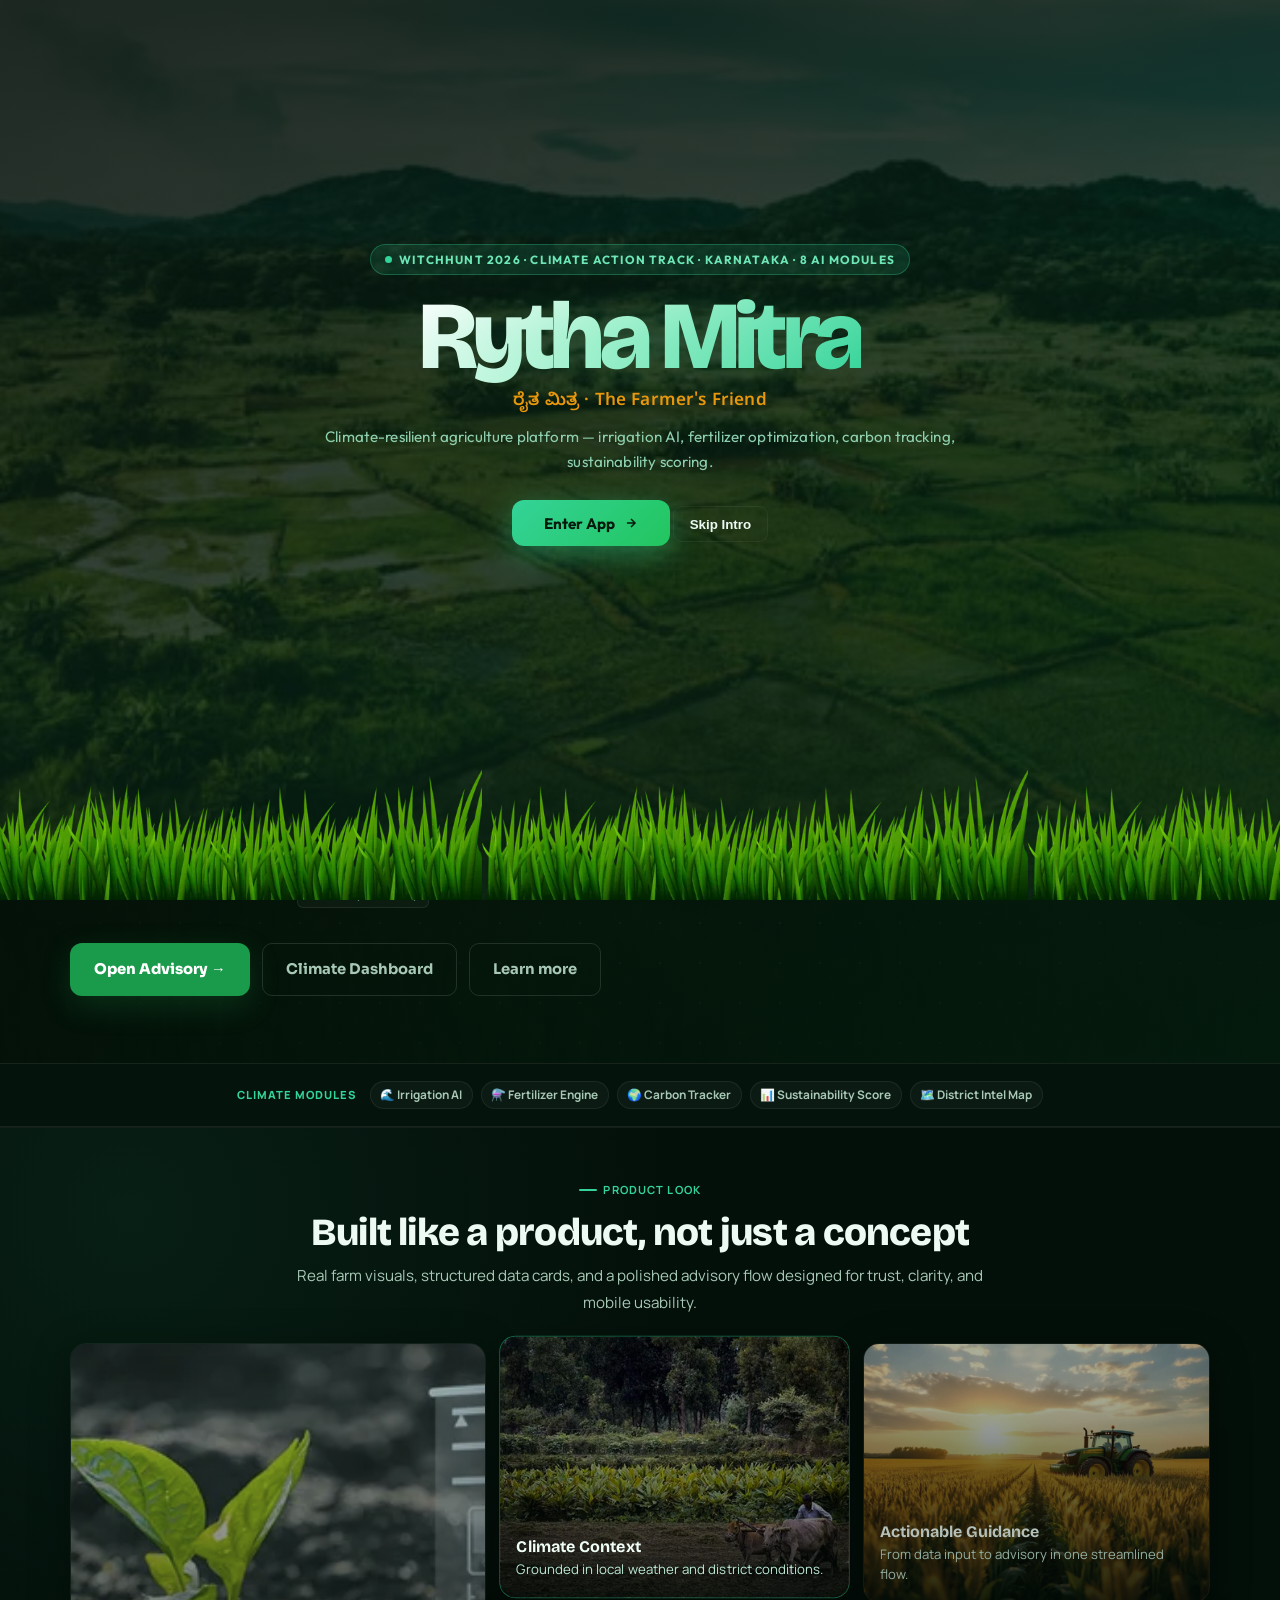
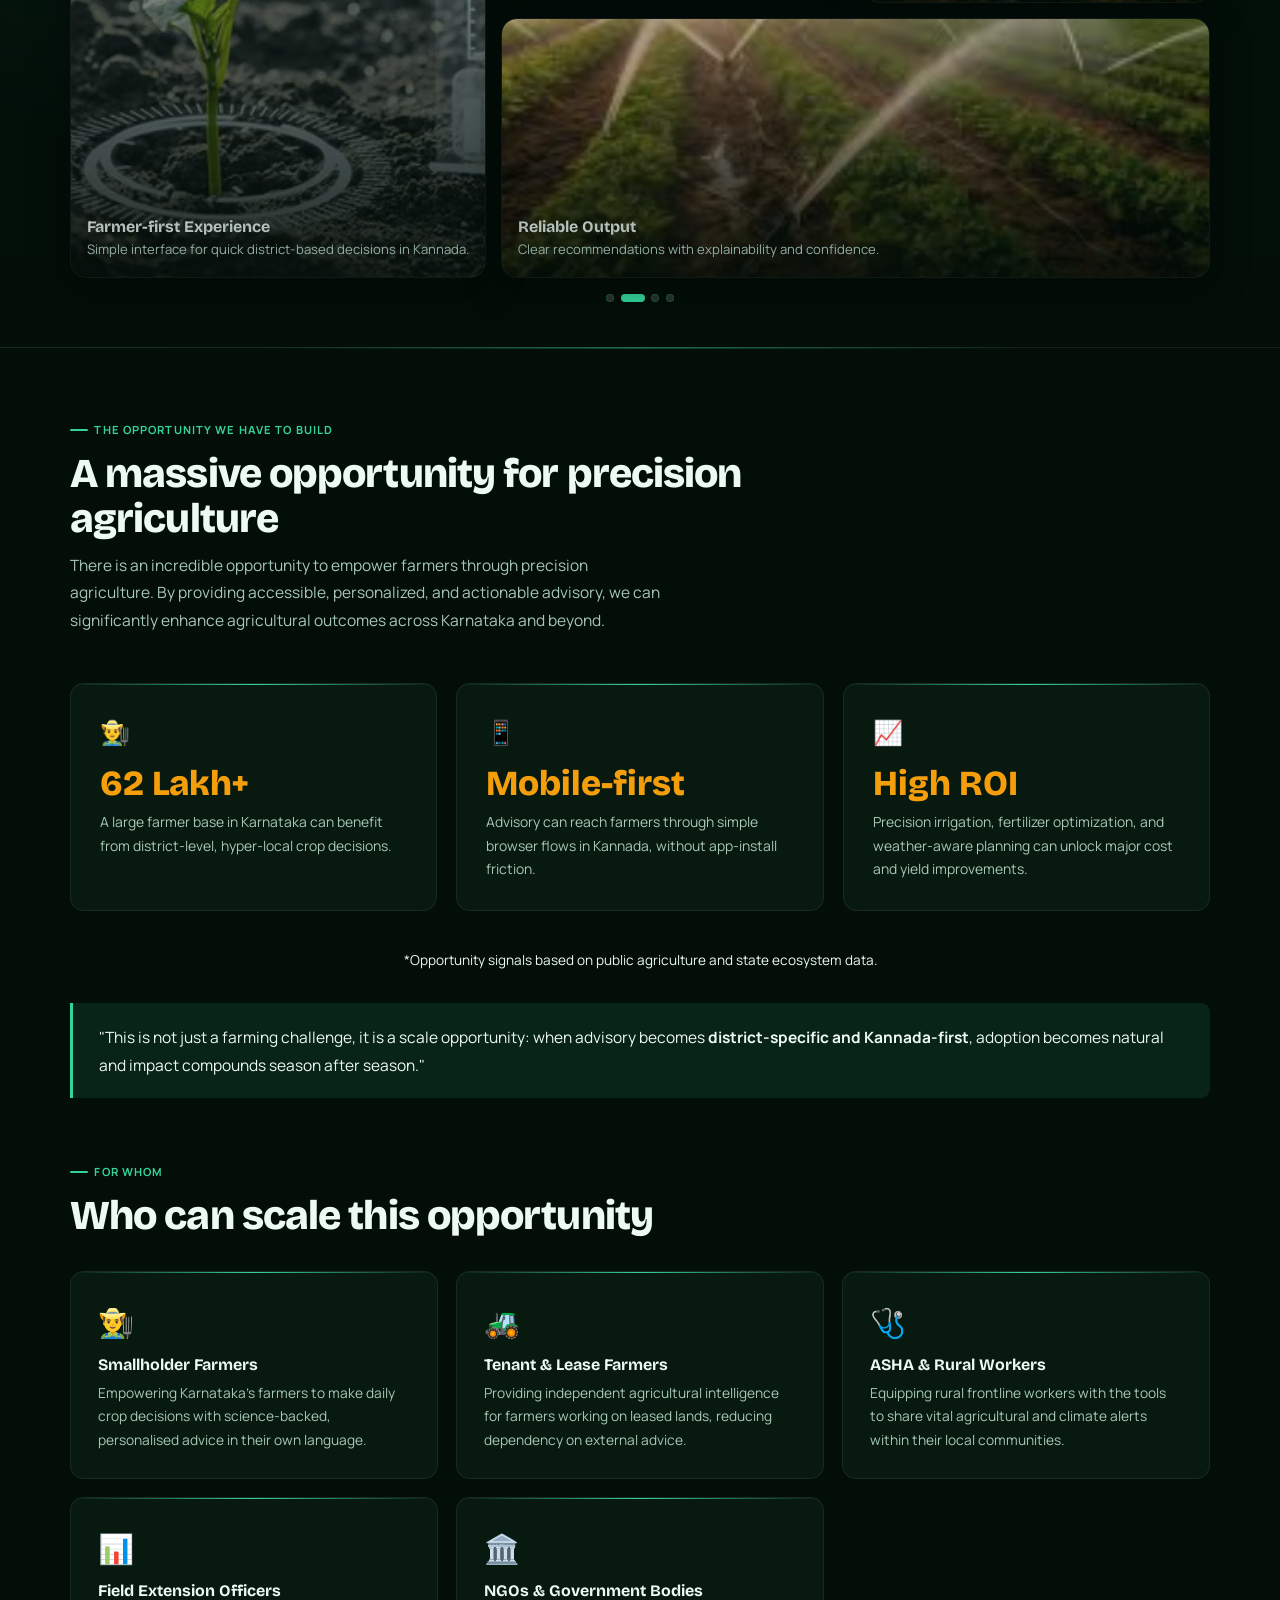
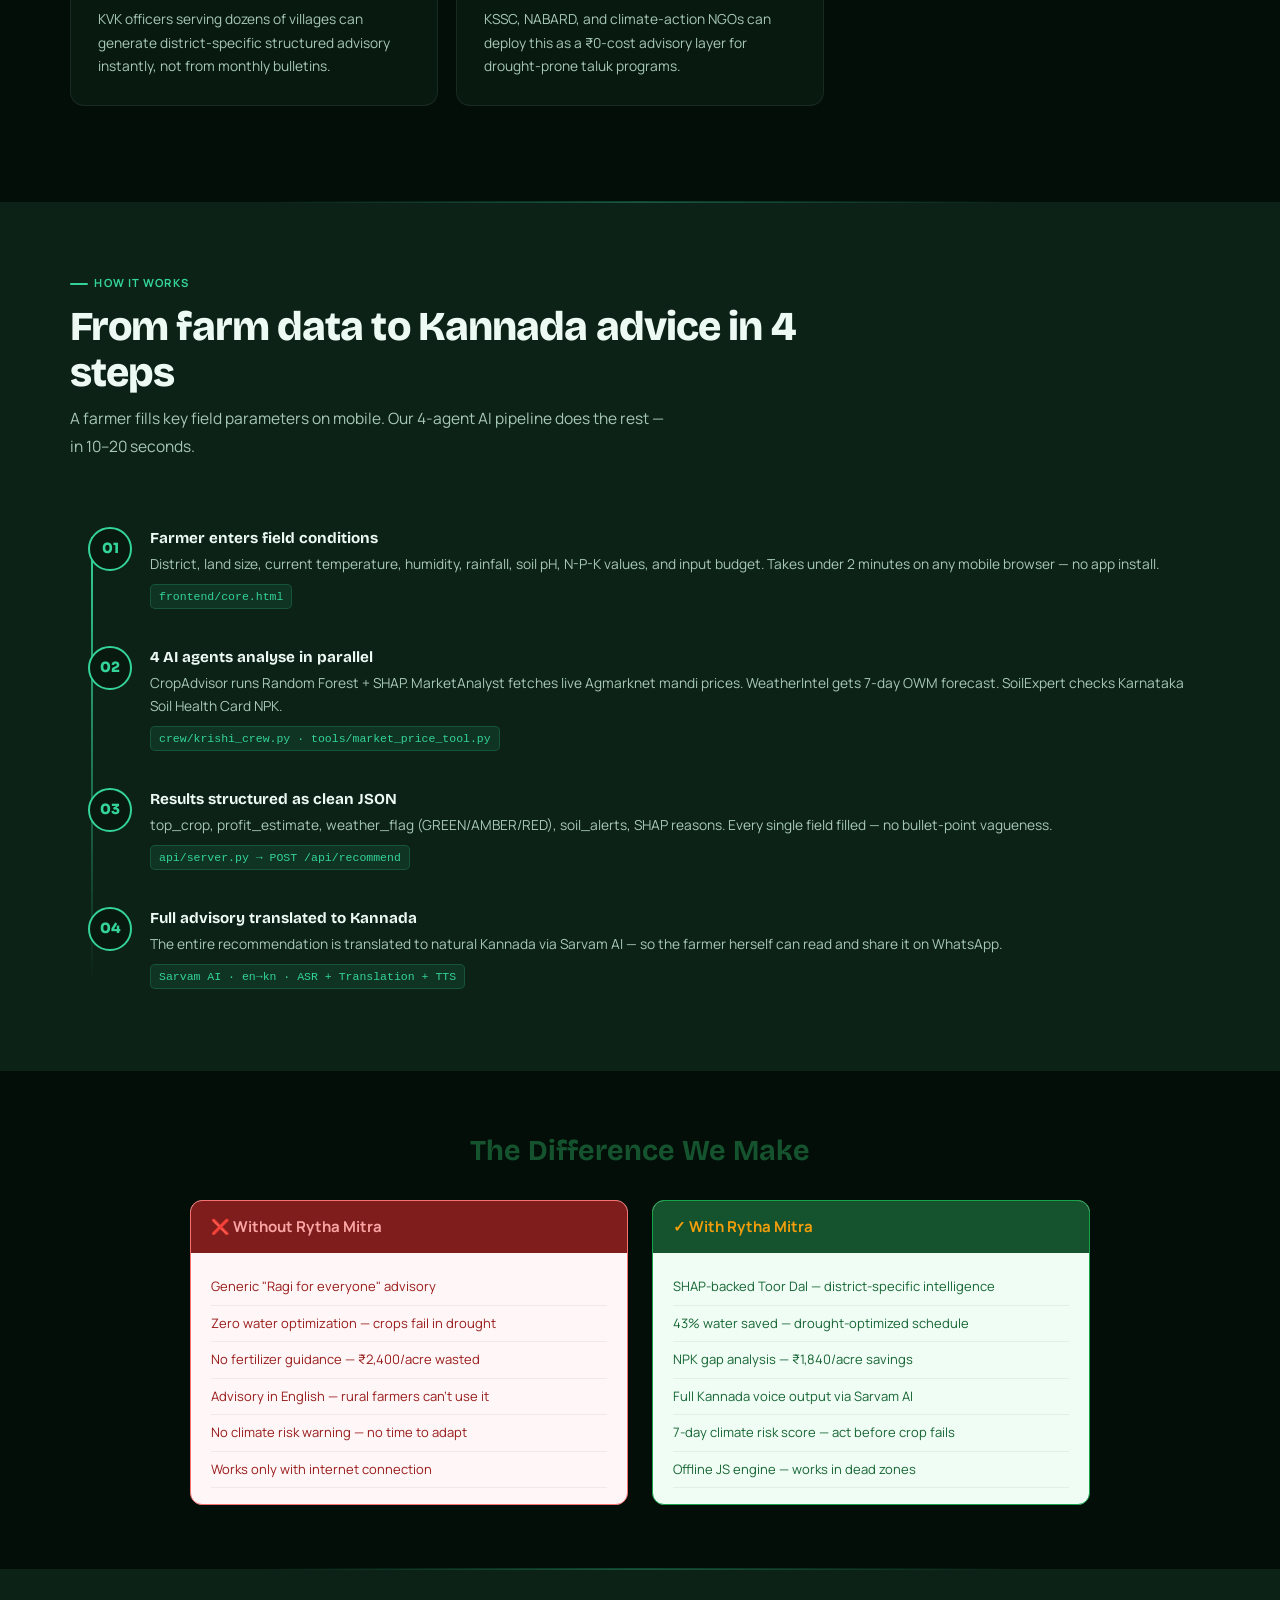
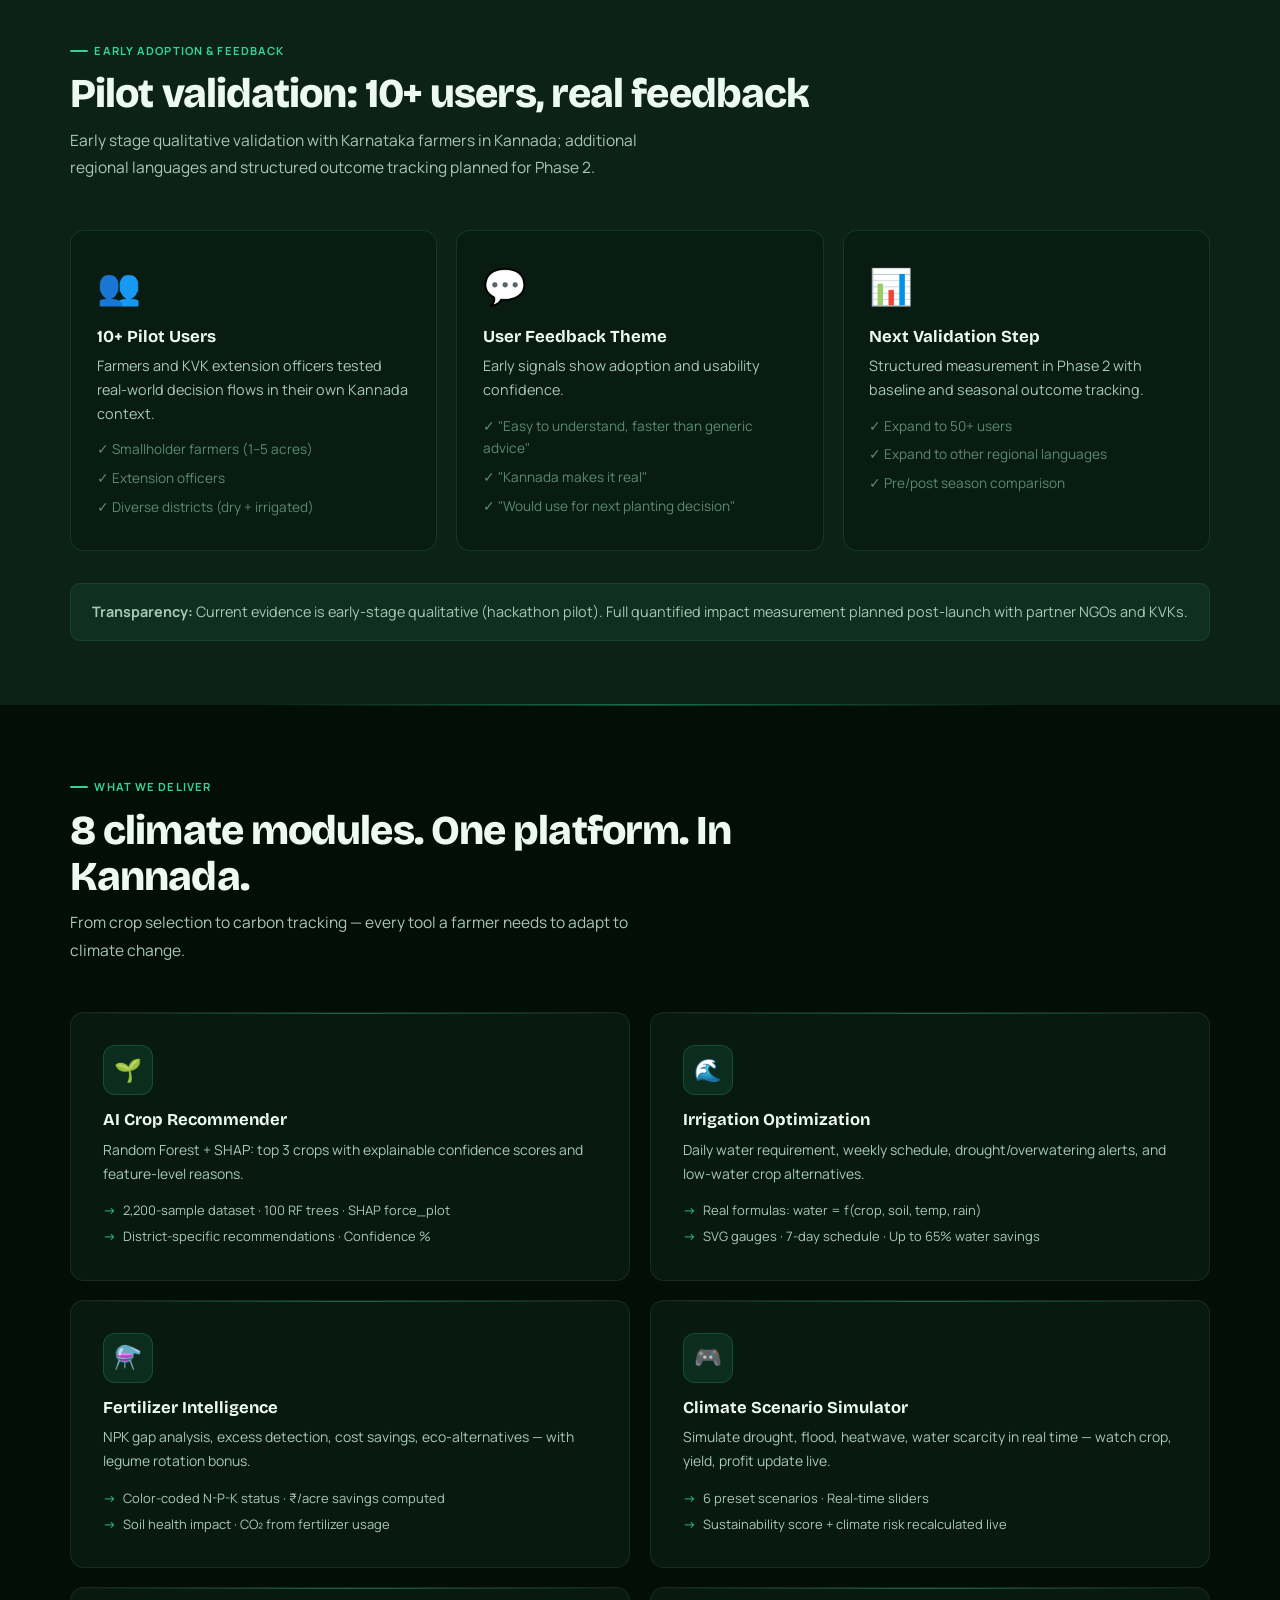
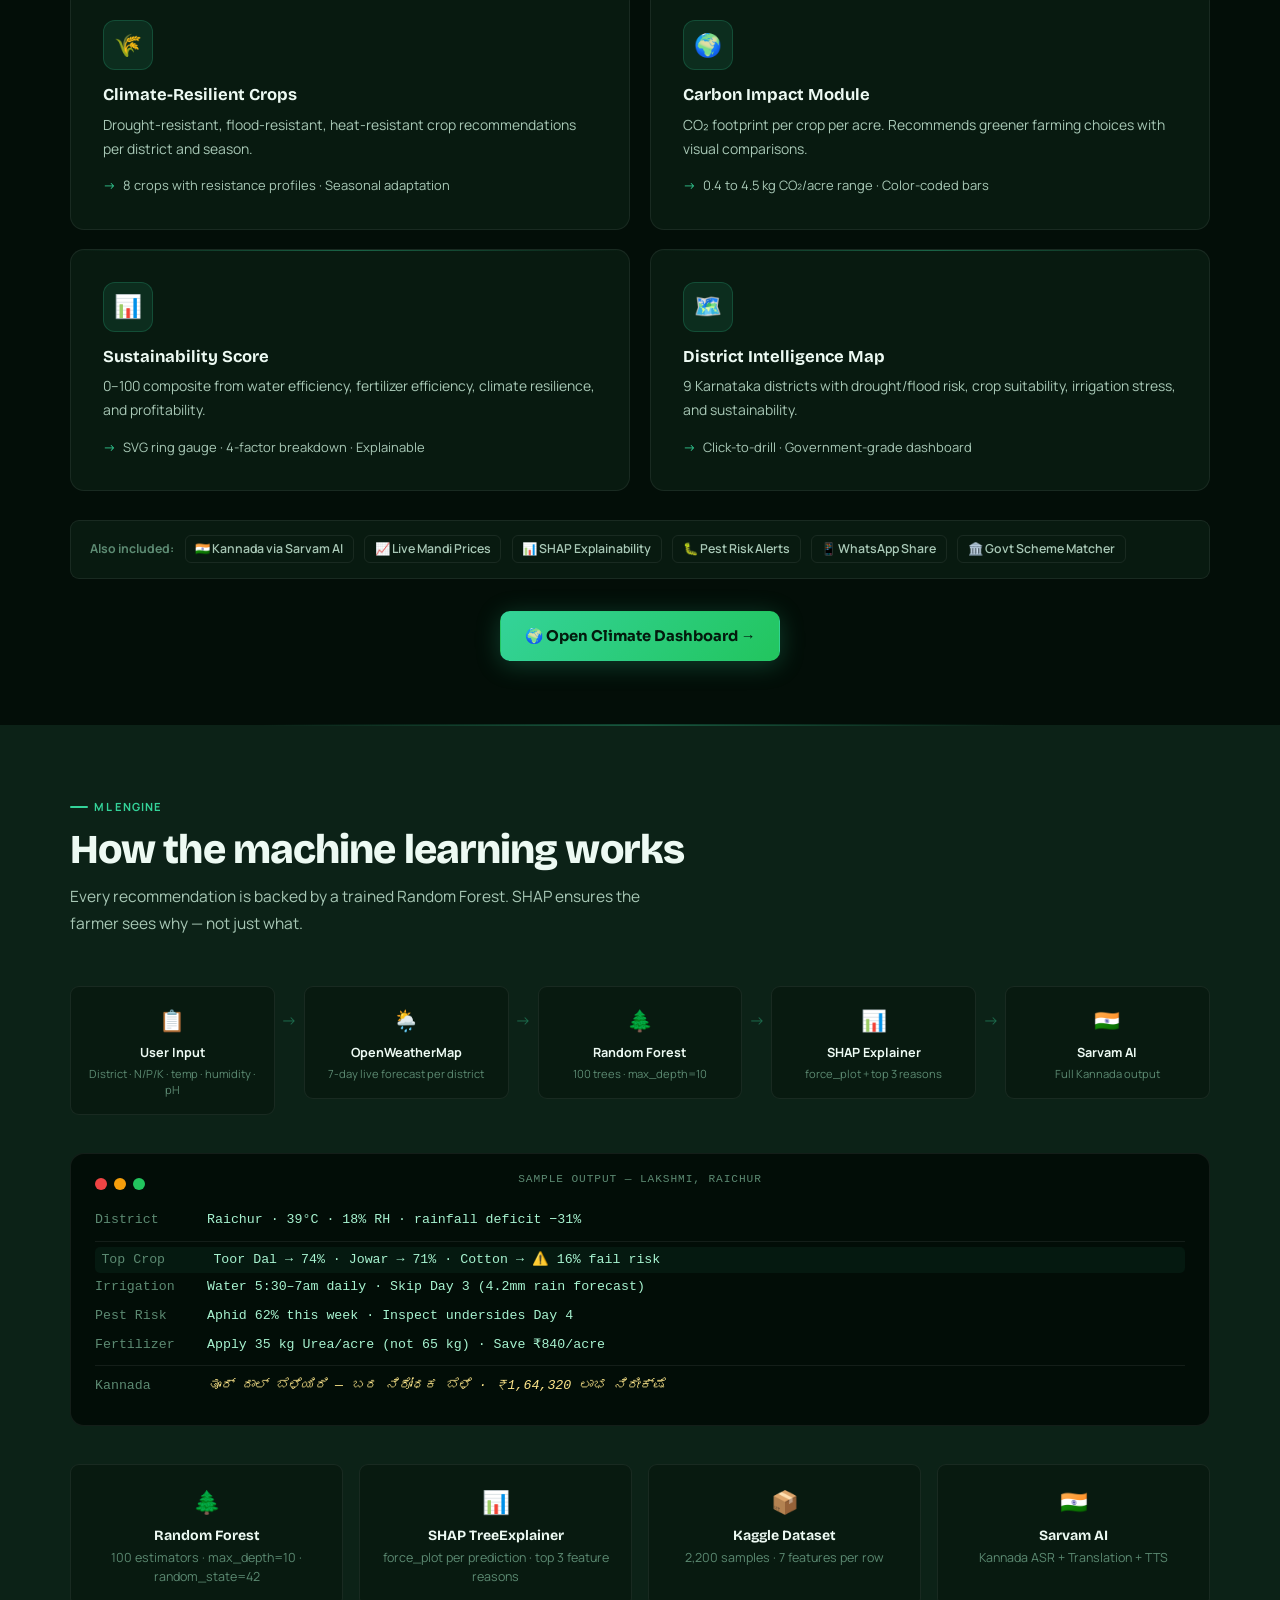
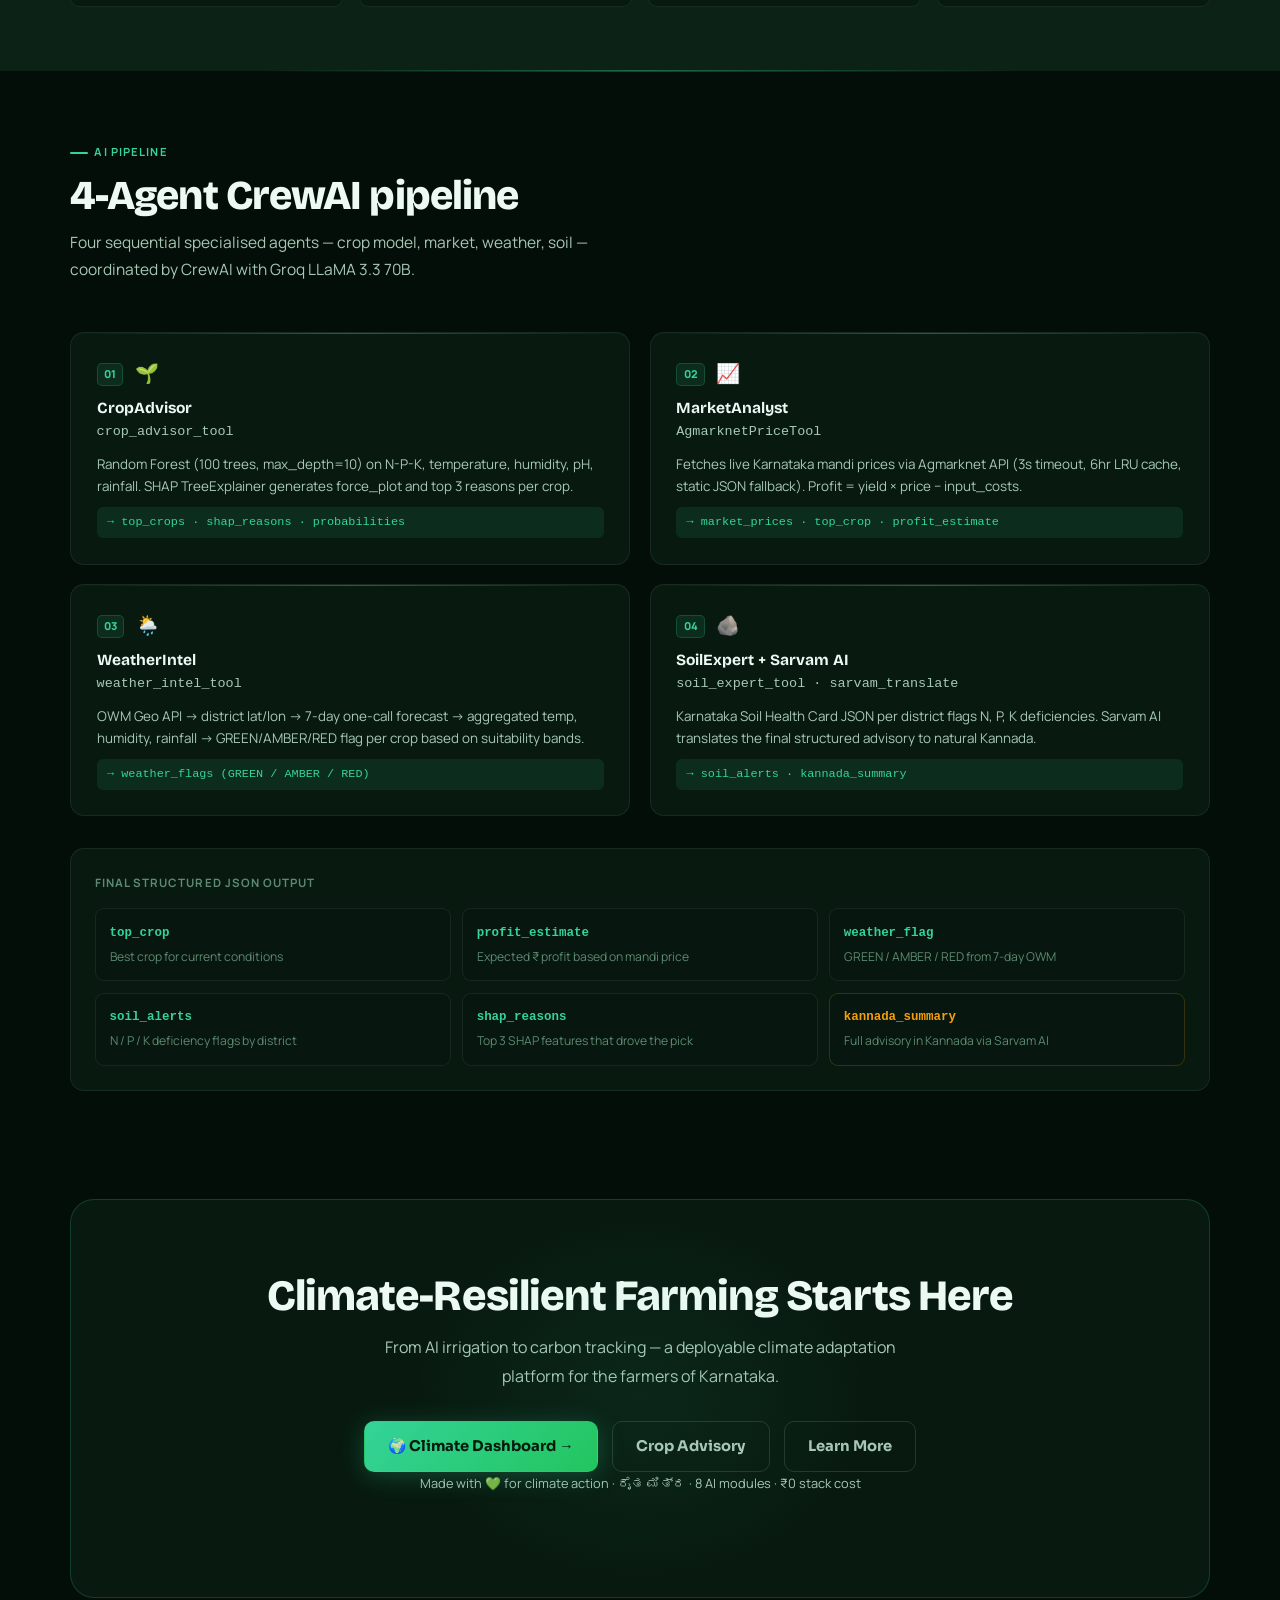
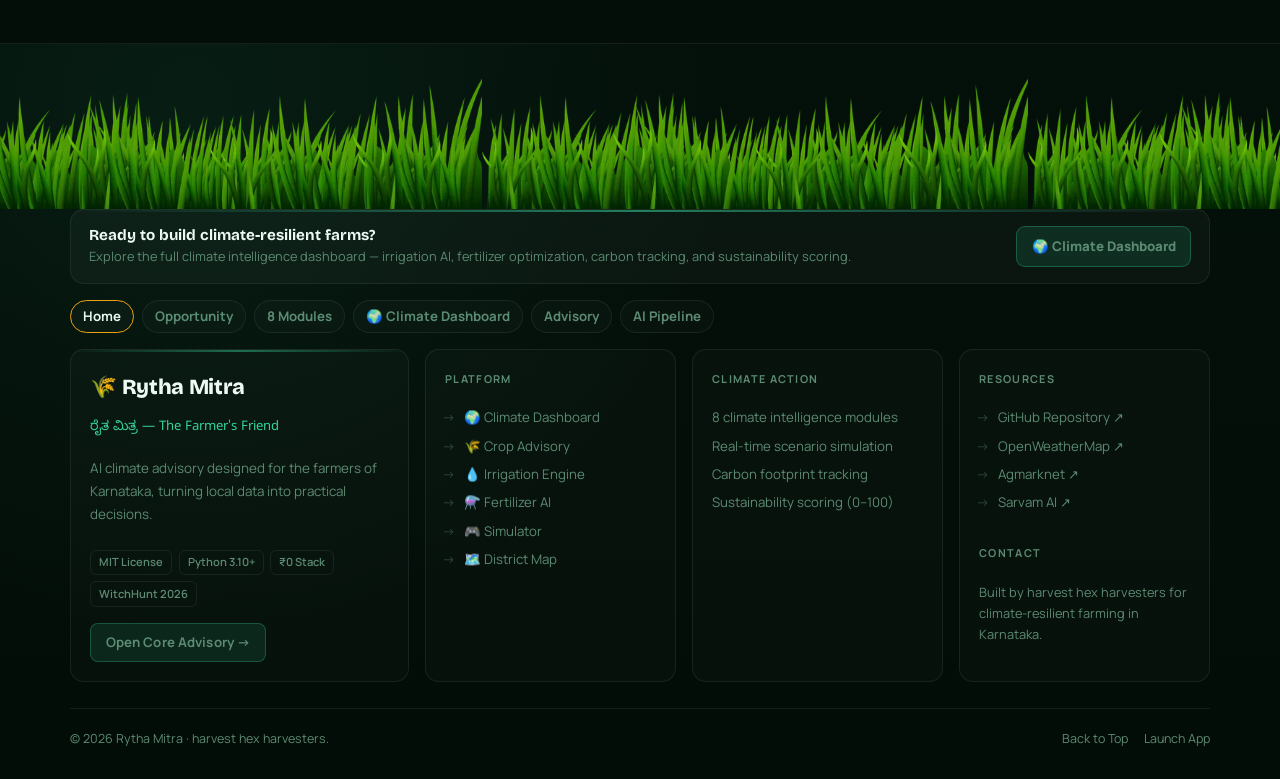
<file: frontend/index.html>
<!DOCTYPE html>
<html lang="en" data-theme="dark">
<head>
  <meta charset="UTF-8">
  <meta name="viewport" content="width=device-width, initial-scale=1.0">
  <title>Rytha Mitra — ರೈತ ಮಿತ್ರ | AI Crop Advisor for Karnataka Farmers</title>
  <meta name="description" content="AI crop advisor for the farmers of Karnataka. Personalised Kannada recommendations powered by CrewAI, Groq, SHAP and Sarvam AI.">
  <link rel="preconnect" href="https://fonts.googleapis.com">
  <link rel="preconnect" href="https://fonts.gstatic.com" crossorigin>
  <link href="https://fonts.googleapis.com/css2?family=Bricolage+Grotesque:wght@500;600;700;800&family=Noto+Sans+Kannada:wght@400;500;600;700&family=Outfit:wght@400;500;600;700;800&family=Sora:wght@400;600;700;800&family=Manrope:wght@400;500;600;700;800&display=swap" rel="stylesheet">
  <link rel="stylesheet" href="styles.css">
  <link rel="manifest" href="manifest.json">
  <link rel="icon" href="/public/9ryta.webp" type="image/webp">
  <script src="lang_engine.js?v=2.1" defer></script>
  <script>
    if ('serviceWorker' in navigator) {
      window.addEventListener('load', () => {
        navigator.serviceWorker.register('/sw.js').catch(err => console.log('SW failed', err));
      });
    }
  </script>
</head>
<body>
  <a class="skip-link" href="#home">Skip to content</a>

<!-- ════════════════════════════════════════════════
     SPLASH SCREEN
════════════════════════════════════════════════ -->
<div id="splash">
  <!-- background with dark overlay -->
  <div class="sp-bg"></div>
  <div class="sp-overlay"></div>
  <div class="sp-stars" id="spStars"></div>

  <!-- Centered content -->
  <div class="sp-body">
    <div class="sp-eyebrow"><span class="sp-dot"></span>WitchHunt 2026 · Climate Action Track · Karnataka · 8 AI Modules</div>
    <div class="sp-title-wrap">
      <h1 class="sp-title">Rytha Mitra</h1>
    </div>
    <p class="sp-kn">ರೈತ ಮಿತ್ರ · The Farmer's Friend</p>
    <p class="sp-tag">Climate-resilient agriculture platform — irrigation AI, fertilizer optimization, carbon tracking, sustainability scoring.</p>
    <div class="sp-ctr-actions">
      <button class="sp-enter" id="spEnter">Enter App
        <svg width="14" height="14" viewBox="0 0 24 24" fill="none" stroke="currentColor" stroke-width="2.5"><path d="M5 12h14M12 5l7 7-7 7"/></svg>
      </button>
      <button class="sp-skip" id="spSkip">Skip Intro</button>
    </div>
  </div>

  <!-- Full-width grass — CSS ::before handles all the tiling -->
  <div class="sp-grass"></div>
</div>

<!-- Theme toggle -->
<button class="theme-btn" id="themeBtn" aria-label="Toggle theme" aria-pressed="false">🌙</button>

<!-- ════════════════════════════════════════════════
     NAVBAR
════════════════════════════════════════════════ -->
<nav class="navbar" id="navbar" role="navigation" aria-label="Main navigation">
  <div class="container nav-inner">
    <a href="#home" class="brand">
      <span class="brand-emoji">🌾</span>
      <span>Rytha Mitra</span>
      <span class="brand-kn">ರೈತ ಮಿತ್ರ</span>
    </a>
    <div class="nav-links" id="navLinks" aria-hidden="false">
      <a href="#why">Opportunity</a>
      <a href="#howworks">How It Works</a>
      <a href="#features">Features</a>
      <a href="#agents">AI Agents</a>
      <a href="climate.html">🌍 Climate Dashboard</a>
      <a href="core.html" class="nav-cta">Open App →</a>
    </div>
    <a href="core.html" class="nav-float-cta" id="navFloatCta">Open Advisory</a>
    <button class="nav-ham" id="navHam" aria-label="Menu" aria-expanded="false" aria-controls="navLinks">
      <span></span><span></span><span></span>
    </button>
  </div>
</nav>

<main>

<!-- ════════════════════════════════════════════════
     HERO
════════════════════════════════════════════════ -->
<section class="hero" id="home">
  <div class="hero-bg"></div>
  <div class="hero-overlay"></div>
  <div class="hero-dots"></div>

  <div class="hero-wrap container">
    <div class="hero-center">
      <div class="hero-copy-col">
        <div class="h-badge"><span class="h-bdot"></span>Climate Action · Built for the farmers of Karnataka</div>
        <h1 class="hero-title rv d1">
          Climate-resilient farming<br>
          in <span class="t-gold">Karnataka</span>,<br>
          <span class="t-mint">AI-powered and actionable</span>.
        </h1>
        <p class="hero-desc rv d2">
          Actionable, district-focused crop advice in Karnataka — faster farm decisions.
        </p>
        <div class="impact-counters" id="impactCounters">
          <div class="ic-stat">
            <div class="ic-num" data-target="6200000" data-prefix="" data-suffix="+">0</div>
            <div class="ic-label">Farmers supported</div>
          </div>
          <div class="ic-div"></div>
          <div class="ic-stat">
            <div class="ic-num" data-target="0" data-prefix="₹" data-suffix="">₹0</div>
            <div class="ic-label">Total stack cost</div>
          </div>
          <div class="ic-div"></div>
          <div class="ic-stat">
            <div class="ic-num" data-target="8" data-prefix="" data-suffix="">0</div>
            <div class="ic-label">Climate AI modules</div>
          </div>
          <div class="ic-div"></div>
          <div class="ic-stat">
            <div class="ic-num" data-target="9" data-prefix="" data-suffix="">0</div>
            <div class="ic-label">Karnataka districts</div>
          </div>
        </div>
        <div style="font-size: 0.75rem; color: var(--muted); margin-top: 0.5rem; text-align: left; opacity: 0.8;">
          *Source for farmer stats: Karnataka State Government Records / Public Internet Data.
        </div>
        <div class="h-tags rv d3">
          <span class="h-tag">Irrigation AI</span>
          <span class="h-tag">Fertilizer Engine</span>
          <span class="h-tag">Carbon Tracking</span>
          <span class="h-tag">Sustainability Score</span>
          <span class="h-tag">SHAP Explainability</span>
        </div>

        <div class="h-actions rv d4">
          <a href="core.html" id="primaryCta" class="btn btn-primary" style="background:#1a9a4b;color:#fff;border:none;">Open Advisory →</a>
          <a href="climate.html" class="btn btn-out">Climate Dashboard</a>
          <a href="#why" class="btn btn-out">Learn more</a>
        </div>
      </div>

      <aside class="hero-visual-col rv d4" aria-label="Product preview">
        <div class="hv-shell">
          <div class="hv-topbar">
            <span class="hv-dot hv-dot-r"></span>
            <span class="hv-dot hv-dot-y"></span>
            <span class="hv-dot hv-dot-g"></span>
            <span class="hv-title">Live Advisory Preview</span>
          </div>

          <div class="hv-image-wrap">
            <img src="/public/12.webp" alt="Farm landscape product preview" loading="lazy" decoding="async">
          </div>

          <div class="hv-info-grid">
            <div class="hv-pill">Top crop confidence: <strong>74%</strong></div>
            <div class="hv-pill">7-day weather flag: <strong>AMBER</strong></div>
            <div class="hv-pill">Soil alerts: <strong>NPK enabled</strong></div>
            <div class="hv-pill">Language output: <strong>Kannada</strong></div>
          </div>
        </div>
      </aside>

    </div>
  </div>

</section>

<!-- ════════════════════════════════════════════════
     TRUST STRIP
════════════════════════════════════════════════ -->
<section class="trust-strip" aria-label="Technology trust indicators">
  <div class="container trust-inner rv">
    <span class="trust-label">Climate Modules</span>
    <span class="trust-item">🌊 Irrigation AI</span>
    <span class="trust-item">⚗️ Fertilizer Engine</span>
    <span class="trust-item">🌍 Carbon Tracker</span>
    <span class="trust-item">📊 Sustainability Score</span>
    <span class="trust-item">🗺️ District Intel Map</span>
  </div>
</section>

<!-- ════════════════════════════════════════════════
     PRODUCT LOOK SHOWCASE
════════════════════════════════════════════════ -->
<section class="product-look" id="productlook">
  <div class="container">
    <div class="pl-head rv">
      <div class="sec-label">Product Look</div>
      <h2>Built like a product, not just a concept  </h2>
      <p>Real farm visuals, structured data cards, and a polished advisory flow designed for trust, clarity, and mobile usability.</p>
    </div>

    <div class="pl-grid">
      <article class="pl-card pl-main pl-card-1 rv d1">
        <img src="/public/11.webp" alt="Farmer in field using mobile advisory" loading="lazy" decoding="async">
        <div class="pl-overlay">
          <h3>Farmer-first Experience</h3>
          <p>Simple interface for quick district-based decisions in Kannada.</p>
        </div>
      </article>

      <article class="pl-card pl-card-2 rv d2">
        <img src="/public/15.webp" alt="Crop field landscape in Karnataka" loading="lazy" decoding="async">
        <div class="pl-overlay">
          <h3>Climate Context</h3>
          <p>Grounded in local weather and district conditions.</p>
        </div>
      </article>

      <article class="pl-card pl-card-3 rv d3">
        <img src="/public/3.jpg" alt="Agricultural work closeup" loading="lazy" decoding="async">
        <div class="pl-overlay">
          <h3>Actionable Guidance</h3>
          <p>From data input to advisory in one streamlined flow.</p>
        </div>
      </article>

      <article class="pl-card pl-card-4 rv d4">
        <img src="/public/4.jpg" alt="Field and crop monitoring view" loading="lazy" decoding="async">
        <div class="pl-overlay">
          <h3>Reliable Output</h3>
          <p>Clear recommendations with explainability and confidence.</p>
        </div>
      </article>
    </div>

    <div class="pl-dots" id="plDots" aria-label="Product spotlight indicators"></div>
  </div>
</section>

<!-- ════════════════════════════════════════════════
     WHY WE BUILT
════════════════════════════════════════════════ -->
<section class="section" id="why">
  <div class="container">
    <div class="sec-head rv">
      <div class="sec-label">The Opportunity We Have to Build</div>
      <h2>A massive opportunity for precision agriculture</h2>
      <p>There is an incredible opportunity to empower farmers through precision agriculture. By providing accessible, personalized, and actionable advisory, we can significantly enhance agricultural outcomes across Karnataka and beyond.</p>
    </div>

    <div class="stats-3">
      <div class="sc rv d1"><div class="sc-icon">👨‍🌾</div><h3>62 Lakh+</h3><p>A large farmer base in Karnataka can benefit from district-level, hyper-local crop decisions.</p></div>
      <div class="sc rv d2"><div class="sc-icon">📱</div><h3>Mobile-first</h3><p>Advisory can reach farmers through simple browser flows in Kannada, without app-install friction.</p></div>
      <div class="sc rv d3"><div class="sc-icon">📈</div><h3>High ROI</h3><p>Precision irrigation, fertilizer optimization, and weather-aware planning can unlock major cost and yield improvements.</p></div>
    </div>
    <div class="rv" style="text-align: center; margin-top: 1rem; font-size: 0.85rem; color: var(--text-muted);">
      *Opportunity signals based on public agriculture and state ecosystem data.
    </div>

    <div class="quote-box rv" style="margin-top: 2rem;">
      <p>"This is not just a farming challenge, it is a scale opportunity: when advisory becomes <strong>district-specific and Kannada-first</strong>, adoption becomes natural and impact compounds season after season."</p>
    </div>

    <!-- For Whom -->
    <div class="sec-head rv" style="margin-top:3.5rem;margin-bottom:2rem">
      <div class="sec-label">For Whom</div>
      <h2>Who can scale this opportunity</h2>
    </div>
    <div class="whom-grid">
      <div class="wc rv d1"><div class="wc-ico">👨‍🌾</div><h3>Smallholder Farmers</h3><p>Empowering Karnataka's farmers to make daily crop decisions with science-backed, personalised advice in their own language.</p></div>
      <div class="wc rv d2"><div class="wc-ico">🚜</div><h3>Tenant & Lease Farmers</h3><p>Providing independent agricultural intelligence for farmers working on leased lands, reducing dependency on external advice.</p></div>
      <div class="wc rv d3"><div class="wc-ico">🩺</div><h3>ASHA & Rural Workers</h3><p>Equipping rural frontline workers with the tools to share vital agricultural and climate alerts within their local communities.</p></div>
      <div class="wc rv d4"><div class="wc-ico">📊</div><h3>Field Extension Officers</h3><p>KVK officers serving dozens of villages can generate district-specific structured advisory instantly, not from monthly bulletins.</p></div>
      <div class="wc rv d5"><div class="wc-ico">🏛️</div><h3>NGOs & Government Bodies</h3><p>KSSC, NABARD, and climate-action NGOs can deploy this as a ₹0-cost advisory layer for drought-prone taluk programs.</p></div>
    </div>
  </div>
</section>

<!-- ════════════════════════════════════════════════
     HOW IT WORKS
════════════════════════════════════════════════ -->
<section class="section section-alt" id="howworks">
  <div class="container">
    <div class="sec-head rv">
      <div class="sec-label">How It Works</div>
      <h2>From farm data to Kannada advice in 4 steps</h2>
      <p>A farmer fills key field parameters on mobile. Our 4-agent AI pipeline does the rest — in 10–20 seconds.</p>
    </div>
    <div class="how-wrap">
      <div class="hw rv d1">
        <div class="hw-n">01</div>
        <div class="hw-b">
          <h4>Farmer enters field conditions</h4>
          <p>District, land size, current temperature, humidity, rainfall, soil pH, N-P-K values, and input budget. Takes under 2 minutes on any mobile browser — no app install.</p>
          <span class="hw-tag">frontend/core.html</span>
        </div>
      </div>
      <div class="hw rv d2">
        <div class="hw-n">02</div>
        <div class="hw-b">
          <h4>4 AI agents analyse in parallel</h4>
          <p>CropAdvisor runs Random Forest + SHAP. MarketAnalyst fetches live Agmarknet mandi prices. WeatherIntel gets 7-day OWM forecast. SoilExpert checks Karnataka Soil Health Card NPK.</p>
          <span class="hw-tag">crew/krishi_crew.py · tools/market_price_tool.py</span>
        </div>
      </div>
      <div class="hw rv d3">
        <div class="hw-n">03</div>
        <div class="hw-b">
          <h4>Results structured as clean JSON</h4>
          <p>top_crop, profit_estimate, weather_flag (GREEN/AMBER/RED), soil_alerts, SHAP reasons. Every single field filled — no bullet-point vagueness.</p>
          <span class="hw-tag">api/server.py → POST /api/recommend</span>
        </div>
      </div>
      <div class="hw rv d4">
        <div class="hw-n">04</div>
        <div class="hw-b">
          <h4>Full advisory translated to Kannada</h4>
          <p>The entire recommendation is translated to natural Kannada via Sarvam AI — so the farmer herself can read and share it on WhatsApp.</p>
          <span class="hw-tag">Sarvam AI · en→kn · ASR + Translation + TTS</span>
        </div>
      </div>
    </div>
  </div>
</section>

<!-- ════════════════════════════════════════════════
     BEFORE/AFTER COMPARISON
════════════════════════════════════════════════ -->
<section class="before-after-section">
  <h2 class="ba-title">The Difference We Make</h2>
  <div class="ba-grid">
    <div class="ba-card ba-before">
      <div class="ba-header">❌ Without Rytha Mitra</div>
      <ul class="ba-list">
        <li>Generic "Ragi for everyone" advisory</li>
        <li>Zero water optimization — crops fail in drought</li>
        <li>No fertilizer guidance — ₹2,400/acre wasted</li>
        <li>Advisory in English — rural farmers can't use it</li>
        <li>No climate risk warning — no time to adapt</li>
        <li>Works only with internet connection</li>
      </ul>
    </div>
    <div class="ba-card ba-after">
      <div class="ba-header">✓ With Rytha Mitra</div>
      <ul class="ba-list">
        <li>SHAP-backed Toor Dal — district-specific intelligence</li>
        <li>43% water saved — drought-optimized schedule</li>
        <li>NPK gap analysis — ₹1,840/acre savings</li>
        <li>Full Kannada voice output via Sarvam AI</li>
        <li>7-day climate risk score — act before crop fails</li>
        <li>Offline JS engine — works in dead zones</li>
      </ul>
    </div>
  </div>
</section>

<!-- ════════════════════════════════════════════════
     PILOT VALIDATION
════════════════════════════════════════════════ -->
<section class="section section-alt" id="validation">
  <div class="container">
    <div class="sec-head rv">
      <div class="sec-label">Early Adoption & Feedback</div>
      <h2>Pilot validation: 10+ users, real feedback</h2>
      <p>Early stage qualitative validation with Karnataka farmers in Kannada; additional regional languages and structured outcome tracking planned for Phase 2.</p>
    </div>

    <div class="pilot-grid">
      <div class="pilot-card rv d1">
        <div class="pilot-icon">👥</div>
        <h3>10+ Pilot Users</h3>
        <p>Farmers and KVK extension officers tested real-world decision flows in their own Kannada context.</p>
        <ul class="pilot-list">
          <li>✓ Smallholder farmers (1–5 acres)</li>
          <li>✓ Extension officers</li>
          <li>✓ Diverse districts (dry + irrigated)</li>
        </ul>
      </div>
      <div class="pilot-card rv d2">
        <div class="pilot-icon">💬</div>
        <h3>User Feedback Theme</h3>
        <p>Early signals show adoption and usability confidence.</p>
        <ul class="pilot-list">
          <li>✓ "Easy to understand, faster than generic advice"</li>
          <li>✓ "Kannada makes it real"</li>
          <li>✓ "Would use for next planting decision"</li>
        </ul>
      </div>
      <div class="pilot-card rv d3">
        <div class="pilot-icon">📊</div>
        <h3>Next Validation Step</h3>
        <p>Structured measurement in Phase 2 with baseline and seasonal outcome tracking.</p>
        <ul class="pilot-list">
          <li>✓ Expand to 50+ users</li>
          <li>✓ Expand to other regional languages</li>
          <li>✓ Pre/post season comparison</li>
        </ul>
      </div>
    </div>

    <div class="pilot-trust rv">
      <strong>Transparency:</strong> Current evidence is early-stage qualitative (hackathon pilot). Full quantified impact measurement planned post-launch with partner NGOs and KVKs.
    </div>
  </div>
</section>

<!-- ════════════════════════════════════════════════
     FEATURES
════════════════════════════════════════════════ -->
<section class="section" id="features">
  <div class="container">
    <div class="sec-head rv">
      <div class="sec-label">What We Deliver</div>
      <h2>8 climate modules. One platform. In Kannada.</h2>
      <p>From crop selection to carbon tracking — every tool a farmer needs to adapt to climate change.</p>
    </div>
    <div class="feat-grid">
      <div class="fc rv d1"><div class="fc-icon">🌱</div><h3>AI Crop Recommender</h3><p>Random Forest + SHAP: top 3 crops with explainable confidence scores and feature-level reasons.</p><div class="fc-pts"><span class="fc-pt">2,200-sample dataset · 100 RF trees · SHAP force_plot</span><span class="fc-pt">District-specific recommendations · Confidence %</span></div></div>
      <div class="fc rv d2"><div class="fc-icon">🌊</div><h3>Irrigation Optimization</h3><p>Daily water requirement, weekly schedule, drought/overwatering alerts, and low-water crop alternatives.</p><div class="fc-pts"><span class="fc-pt">Real formulas: water = f(crop, soil, temp, rain)</span><span class="fc-pt">SVG gauges · 7-day schedule · Up to 65% water savings</span></div></div>
      <div class="fc rv d3"><div class="fc-icon">⚗️</div><h3>Fertilizer Intelligence</h3><p>NPK gap analysis, excess detection, cost savings, eco-alternatives — with legume rotation bonus.</p><div class="fc-pts"><span class="fc-pt">Color-coded N-P-K status · ₹/acre savings computed</span><span class="fc-pt">Soil health impact · CO₂ from fertilizer usage</span></div></div>
      <div class="fc rv d4"><div class="fc-icon">🎮</div><h3>Climate Scenario Simulator</h3><p>Simulate drought, flood, heatwave, water scarcity in real time — watch crop, yield, profit update live.</p><div class="fc-pts"><span class="fc-pt">6 preset scenarios · Real-time sliders</span><span class="fc-pt">Sustainability score + climate risk recalculated live</span></div></div>
    </div>
    <div class="feat-grid" style="margin-top:1.2rem">
      <div class="fc rv d1"><div class="fc-icon">🌾</div><h3>Climate-Resilient Crops</h3><p>Drought-resistant, flood-resistant, heat-resistant crop recommendations per district and season.</p><div class="fc-pts"><span class="fc-pt">8 crops with resistance profiles · Seasonal adaptation</span></div></div>
      <div class="fc rv d2"><div class="fc-icon">🌍</div><h3>Carbon Impact Module</h3><p>CO₂ footprint per crop per acre. Recommends greener farming choices with visual comparisons.</p><div class="fc-pts"><span class="fc-pt">0.4 to 4.5 kg CO₂/acre range · Color-coded bars</span></div></div>
      <div class="fc rv d3"><div class="fc-icon">📊</div><h3>Sustainability Score</h3><p>0–100 composite from water efficiency, fertilizer efficiency, climate resilience, and profitability.</p><div class="fc-pts"><span class="fc-pt">SVG ring gauge · 4-factor breakdown · Explainable</span></div></div>
      <div class="fc rv d4"><div class="fc-icon">🗺️</div><h3>District Intelligence Map</h3><p>9 Karnataka districts with drought/flood risk, crop suitability, irrigation stress, and sustainability.</p><div class="fc-pts"><span class="fc-pt">Click-to-drill · Government-grade dashboard</span></div></div>
    </div>
    <div class="extra-row rv">
      <span class="extra-lbl">Also included:</span>
      <span class="ext">🇮🇳 Kannada via Sarvam AI</span>
      <span class="ext">📈 Live Mandi Prices</span>
      <span class="ext">📊 SHAP Explainability</span>
      <span class="ext">🐛 Pest Risk Alerts</span>
      <span class="ext">📱 WhatsApp Share</span>
      <span class="ext">🏛️ Govt Scheme Matcher</span>
    </div>
    <div style="text-align:center;margin-top:2rem"><a href="climate.html" class="btn btn-green">🌍 Open Climate Dashboard →</a></div>
  </div>
</section>

<!-- ════════════════════════════════════════════════
     ML ENGINE
════════════════════════════════════════════════ -->
<section class="section section-alt" id="mlstack">
  <div class="container">
    <div class="sec-head rv">
      <div class="sec-label">ML Engine</div>
      <h2>How the machine learning works</h2>
      <p>Every recommendation is backed by a trained Random Forest. SHAP ensures the farmer sees why — not just what.</p>
    </div>
    <div class="ml-strip rv">
      <div class="ml-node"><div class="ml-ico">📋</div><strong>User Input</strong><span>District · N/P/K · temp · humidity · pH</span></div>
      <div class="ml-arr">→</div>
      <div class="ml-node"><div class="ml-ico">🌦️</div><strong>OpenWeatherMap</strong><span>7-day live forecast per district</span></div>
      <div class="ml-arr">→</div>
      <div class="ml-node"><div class="ml-ico">🌲</div><strong>Random Forest</strong><span>100 trees · max_depth=10</span></div>
      <div class="ml-arr">→</div>
      <div class="ml-node"><div class="ml-ico">📊</div><strong>SHAP Explainer</strong><span>force_plot + top 3 reasons</span></div>
      <div class="ml-arr">→</div>
      <div class="ml-node"><div class="ml-ico">🇮🇳</div><strong>Sarvam AI</strong><span>Full Kannada output</span></div>
    </div>
    <div class="demo-terminal rv">
      <div class="dt-bar"><div class="dt-dot dt-r"></div><div class="dt-dot dt-y"></div><div class="dt-dot dt-g"></div></div>
      <span class="dt-lbl">Sample Output — Lakshmi, Raichur</span>
      <div class="dt-row"><span class="dt-k">District</span><span class="dt-v">Raichur · 39°C · 18% RH · rainfall deficit −31%</span></div>
      <hr class="dt-sep">
      <div class="dt-row dt-hl"><span class="dt-k">Top Crop</span><span class="dt-v">Toor Dal → 74% · Jowar → 71% · Cotton → ⚠️ 16% fail risk</span></div>
      <div class="dt-row"><span class="dt-k">Irrigation</span><span class="dt-v">Water 5:30–7am daily · Skip Day 3 (4.2mm rain forecast)</span></div>
      <div class="dt-row"><span class="dt-k">Pest Risk</span><span class="dt-v">Aphid 62% this week · Inspect undersides Day 4</span></div>
      <div class="dt-row"><span class="dt-k">Fertilizer</span><span class="dt-v">Apply 35 kg Urea/acre (not 65 kg) · Save ₹840/acre</span></div>
      <hr class="dt-sep">
      <div class="dt-row"><span class="dt-k">Kannada</span><span class="dt-v dt-kn">ತೂರ್ ದಾಲ್ ಬೆಳೆಯಿರಿ — ಬರ ನಿರೋಧಕ ಬೆಳೆ · ₹1,64,320 ಲಾಭ ನಿರೀಕ್ಷೆ</span></div>
    </div>
    <div class="specs rv">
      <div class="spec"><div class="spec-ico">🌲</div><h4>Random Forest</h4><p>100 estimators · max_depth=10 · random_state=42</p></div>
      <div class="spec"><div class="spec-ico">📊</div><h4>SHAP TreeExplainer</h4><p>force_plot per prediction · top 3 feature reasons</p></div>
      <div class="spec"><div class="spec-ico">📦</div><h4>Kaggle Dataset</h4><p>2,200 samples · 7 features per row</p></div>
      <div class="spec"><div class="spec-ico">🇮🇳</div><h4>Sarvam AI</h4><p>Kannada ASR + Translation + TTS</p></div>
    </div>
  </div>
</section>

<!-- ════════════════════════════════════════════════
     AI AGENTS
════════════════════════════════════════════════ -->
<section class="section" id="agents">
  <div class="container">
    <div class="sec-head rv">
      <div class="sec-label">AI Pipeline</div>
      <h2>4-Agent CrewAI pipeline</h2>
      <p>Four sequential specialised agents — crop model, market, weather, soil — coordinated by CrewAI with Groq LLaMA 3.3 70B.</p>
    </div>
    <div class="agents-grid">
      <div class="ag rv d1"><div class="ag-head"><span class="ag-num">01</span><span class="ag-icon">🌱</span></div><h3>CropAdvisor</h3><p class="ag-fn">crop_advisor_tool</p><p>Random Forest (100 trees, max_depth=10) on N-P-K, temperature, humidity, pH, rainfall. SHAP TreeExplainer generates force_plot and top 3 reasons per crop.</p><div class="ag-out">→ top_crops · shap_reasons · probabilities</div></div>
      <div class="ag rv d2"><div class="ag-head"><span class="ag-num">02</span><span class="ag-icon">📈</span></div><h3>MarketAnalyst</h3><p class="ag-fn">AgmarknetPriceTool</p><p>Fetches live Karnataka mandi prices via Agmarknet API (3s timeout, 6hr LRU cache, static JSON fallback). Profit = yield × price − input_costs.</p><div class="ag-out">→ market_prices · top_crop · profit_estimate</div></div>
      <div class="ag rv d3"><div class="ag-head"><span class="ag-num">03</span><span class="ag-icon">🌦️</span></div><h3>WeatherIntel</h3><p class="ag-fn">weather_intel_tool</p><p>OWM Geo API → district lat/lon → 7-day one-call forecast → aggregated temp, humidity, rainfall → GREEN/AMBER/RED flag per crop based on suitability bands.</p><div class="ag-out">→ weather_flags (GREEN / AMBER / RED)</div></div>
      <div class="ag rv d4"><div class="ag-head"><span class="ag-num">04</span><span class="ag-icon">🪨</span></div><h3>SoilExpert + Sarvam AI</h3><p class="ag-fn">soil_expert_tool · sarvam_translate</p><p>Karnataka Soil Health Card JSON per district flags N, P, K deficiencies. Sarvam AI translates the final structured advisory to natural Kannada.</p><div class="ag-out">→ soil_alerts · kannada_summary</div></div>
    </div>
    <div class="output-box rv">
      <div class="ob-title">Final Structured JSON Output</div>
      <div class="ob-grid">
        <div class="ob-field"><span class="ob-k">top_crop</span><span class="ob-v">Best crop for current conditions</span></div>
        <div class="ob-field"><span class="ob-k">profit_estimate</span><span class="ob-v">Expected ₹ profit based on mandi price</span></div>
        <div class="ob-field"><span class="ob-k">weather_flag</span><span class="ob-v">GREEN / AMBER / RED from 7-day OWM</span></div>
        <div class="ob-field"><span class="ob-k">soil_alerts</span><span class="ob-v">N / P / K deficiency flags by district</span></div>
        <div class="ob-field"><span class="ob-k">shap_reasons</span><span class="ob-v">Top 3 SHAP features that drove the pick</span></div>
        <div class="ob-field ob-gold"><span class="ob-k">kannada_summary</span><span class="ob-v">Full advisory in Kannada via Sarvam AI</span></div>
      </div>
    </div>
  </div>
</section>

<!-- ════════════════════════════════════════════════
     CTA
════════════════════════════════════════════════ -->
<section class="cta-sec">
  <div class="container">
    <div class="cta-box rv">
      <div class="cta-glow"></div>
      <h2>Climate-Resilient Farming Starts Here</h2>
      <p>From AI irrigation to carbon tracking — a deployable climate adaptation platform for the farmers of Karnataka.</p>
      <div class="cta-btns">
        <a href="climate.html" class="btn btn-green">🌍 Climate Dashboard →</a>
        <a href="core.html" class="btn btn-out">Crop Advisory</a>
        <a href="#why" class="btn btn-out">Learn More</a>
      </div>
      <p class="cta-note">Made with 💚 for climate action · ರೈತ ಮಿತ್ರ · 8 AI modules · ₹0 stack cost</p>
    </div>
  </div>
</section>

</main>

<!-- ════════════════════════════════════════════════
     FOOTER
════════════════════════════════════════════════ -->
<footer class="footer">
  <!-- Grass strip — single div, CSS ::before tiles it edge-to-edge -->
  <div class="foot-grass"></div>
  <div class="container">
    <div class="foot-convert rv">
      <div>
        <h4>Ready to build climate-resilient farms?</h4>
        <p>Explore the full climate intelligence dashboard — irrigation AI, fertilizer optimization, carbon tracking, and sustainability scoring.</p>
      </div>
      <a href="climate.html" class="foot-convert-btn">🌍 Climate Dashboard</a>
    </div>

    <div class="foot-tabs rv" id="footTabs" aria-label="Footer section tabs">
      <a href="#home" class="foot-tab is-active">Home</a>
      <a href="#why" class="foot-tab">Opportunity</a>
      <a href="#features" class="foot-tab">8 Modules</a>
      <a href="climate.html" class="foot-tab">🌍 Climate Dashboard</a>
      <a href="core.html" class="foot-tab">Advisory</a>
      <a href="#agents" class="foot-tab">AI Pipeline</a>
    </div>

    <div class="foot-grid">
      <div class="foot-col foot-brand">
        <div class="foot-logo">🌾 Rytha Mitra</div>
        <div class="foot-kn">ರೈತ ಮಿತ್ರ — The Farmer's Friend</div>
        <p class="foot-desc">AI climate advisory designed for the farmers of Karnataka, turning local data into practical decisions.</p>
        <div class="foot-pills">
          <span class="fp">MIT License</span>
          <span class="fp">Python 3.10+</span>
          <span class="fp">₹0 Stack</span>
          <span class="fp">WitchHunt 2026</span>
        </div>
        <a class="foot-cta" href="core.html">Open Core Advisory →</a>
      </div>
      <div class="foot-col">
        <h5>Platform</h5>
        <ul>
          <li><a href="climate.html">🌍 Climate Dashboard</a></li>
          <li><a href="core.html">🌾 Crop Advisory</a></li>
          <li><a href="climate.html#irrigation">💧 Irrigation Engine</a></li>
          <li><a href="climate.html#fertilizer">⚗️ Fertilizer AI</a></li>
          <li><a href="climate.html#simulator">🎮 Simulator</a></li>
          <li><a href="climate.html#karnataka-map">🗺️ District Map</a></li>
        </ul>
      </div>
      <div class="foot-col">
        <h5>Climate Action</h5>
        <ul>
          <li>8 climate intelligence modules</li>
          <li>Real-time scenario simulation</li>
          <li>Carbon footprint tracking</li>
          <li>Sustainability scoring (0–100)</li>
        </ul>
      </div>
      <div class="foot-col">
        <h5>Resources</h5>
        <ul>
          <li><a href="https://github.com/Yashaswini-V21/Rytha_Mitra" target="_blank" rel="noopener noreferrer">GitHub Repository ↗</a></li>
          <li><a href="https://openweathermap.org/" target="_blank" rel="noopener noreferrer">OpenWeatherMap ↗</a></li>
          <li><a href="https://www.agmarknet.gov.in/" target="_blank" rel="noopener noreferrer">Agmarknet ↗</a></li>
          <li><a href="https://www.sarvam.ai/" target="_blank" rel="noopener noreferrer">Sarvam AI ↗</a></li>
        </ul>
        <h5 style="margin-top:1.3rem">Contact</h5>
        <p class="foot-meta">Built by harvest hex harvesters for climate-resilient farming in Karnataka.</p>
      </div>
    </div>
    <div class="foot-bottom">
      <p>© 2026 Rytha Mitra · harvest hex harvesters.</p>
      <div class="foot-leg"><a href="#home">Back to Top</a><a href="core.html">Launch App</a></div>
    </div>
  </div>
</footer>

<script src="app.js"></script>

<!-- Counter Animation -->
<script>
(function() {
  function formatIndian(n) {
    if (n >= 10000000) return (n / 10000000).toFixed(1) + 'Cr';
    if (n >= 100000) return Math.round(n / 100000) + 'L';
    if (n >= 1000) return (n / 1000).toFixed(0) + 'K';
    return n.toString();
  }

  function animateCounter(el) {
    const target = parseInt(el.dataset.target);
    const prefix = el.dataset.prefix || '';
    const suffix = el.dataset.suffix || '';

    if (target === 0) {
      el.textContent = prefix + '0' + suffix;
      return;
    }

    let start = null;
    const dur = 2000;

    function step(ts) {
      if (!start) start = ts;
      const p = Math.min((ts - start) / dur, 1);
      const ease = 1 - Math.pow(1 - p, 3);
      const cur = Math.round(ease * target);
      el.textContent = prefix + formatIndian(cur) + suffix;

      if (p < 1) {
        requestAnimationFrame(step);
      } else {
        el.textContent = prefix + formatIndian(target) + suffix;
      }
    }

    requestAnimationFrame(step);
  }

  const obs = new IntersectionObserver(entries => {
    entries.forEach(e => {
      if (e.isIntersecting) {
        e.target.querySelectorAll('.ic-num').forEach(animateCounter);
        obs.unobserve(e.target);
      }
    });
  }, { threshold: 0.3 });

  const counters = document.getElementById('impactCounters');
  if (counters) obs.observe(counters);
})();
</script>
<script>
// Splash skip button + aria helpers (coordinates with app.js splash logic)
(function(){
  const splash = document.getElementById('splash');
  const spSkip = document.getElementById('spSkip');
  const navHam = document.getElementById('navHam');
  const navLinks = document.getElementById('navLinks');

  function hideSplash() {
    if (!splash) return;
    splash.classList.add('hide');
    splash.style.display = 'none';
    document.body.style.overflow = '';
    try { localStorage.setItem('rytha_skip_splash','1'); } catch(e){}
    // Re-trigger counter animation after splash is gone
    setTimeout(function() {
      var counters = document.getElementById('impactCounters');
      if (counters) {
        counters.querySelectorAll('.ic-num').forEach(function(el) {
          var target = parseInt(el.dataset.target);
          var prefix = el.dataset.prefix || '';
          var suffix = el.dataset.suffix || '';
          if (target === 0 || isNaN(target)) { el.textContent = prefix + '0' + suffix; return; }
          var start = null, dur = 2000;
          function fmt(n) {
            if (n >= 10000000) return (n/10000000).toFixed(1)+'Cr';
            if (n >= 100000) return Math.round(n/100000)+'L';
            if (n >= 1000) return (n/1000).toFixed(0)+'K';
            return n.toString();
          }
          function step(ts) {
            if (!start) start = ts;
            var p = Math.min((ts - start) / dur, 1);
            var ease = 1 - Math.pow(1 - p, 3);
            el.textContent = prefix + fmt(Math.round(ease * target)) + suffix;
            if (p < 1) requestAnimationFrame(step);
            else el.textContent = prefix + fmt(target) + suffix;
          }
          requestAnimationFrame(step);
        });
      }
    }, 200);
  }

  // If user previously skipped, hide splash immediately
  try { if (localStorage.getItem('rytha_skip_splash') === '1') hideSplash(); } catch(e){}

  if (spSkip) spSkip.addEventListener('click', hideSplash);

  // Hamburger aria-expanded toggle (supplements app.js)
  if (navHam && navLinks) {
    navHam.addEventListener('click', function(){
      var expanded = navHam.getAttribute('aria-expanded') === 'true';
      navHam.setAttribute('aria-expanded', String(!expanded));
      navLinks.setAttribute('aria-hidden', String(expanded));
    });
  }
})();
</script>
</body>
</html>
</file>
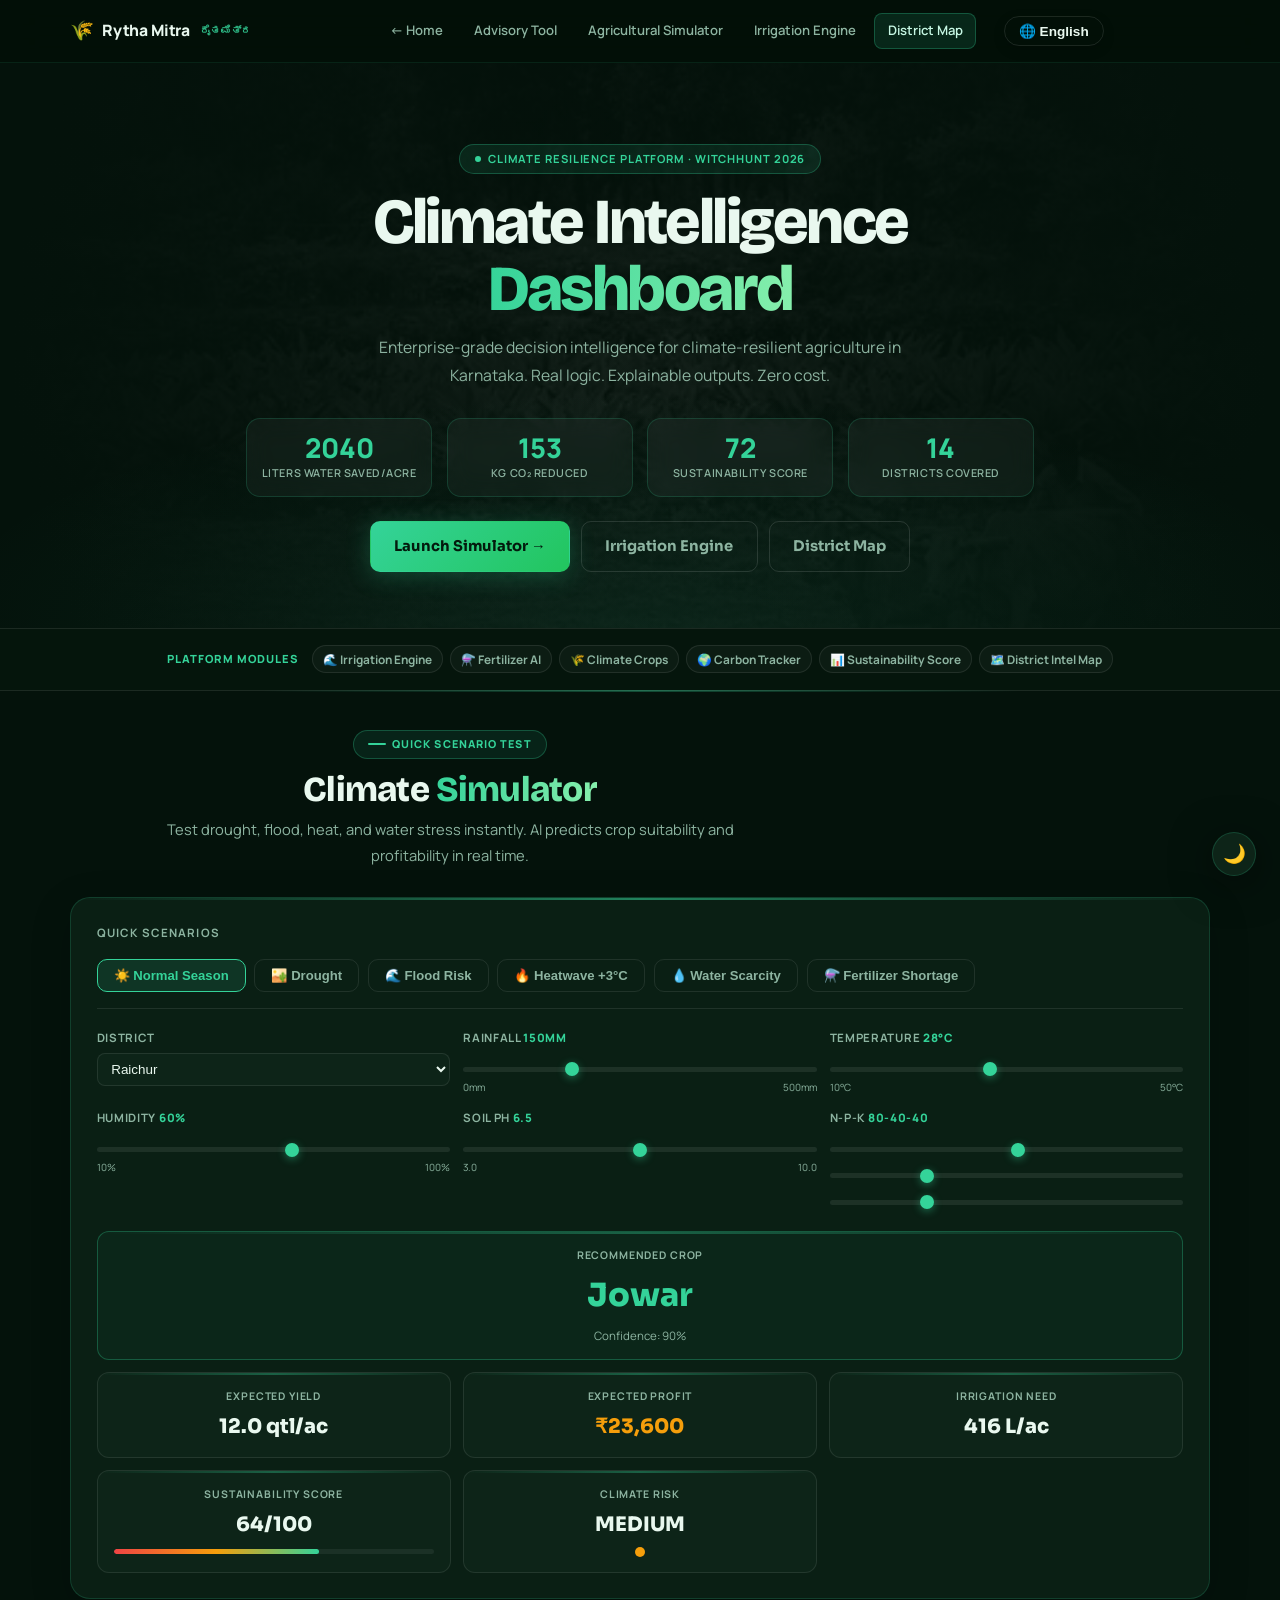
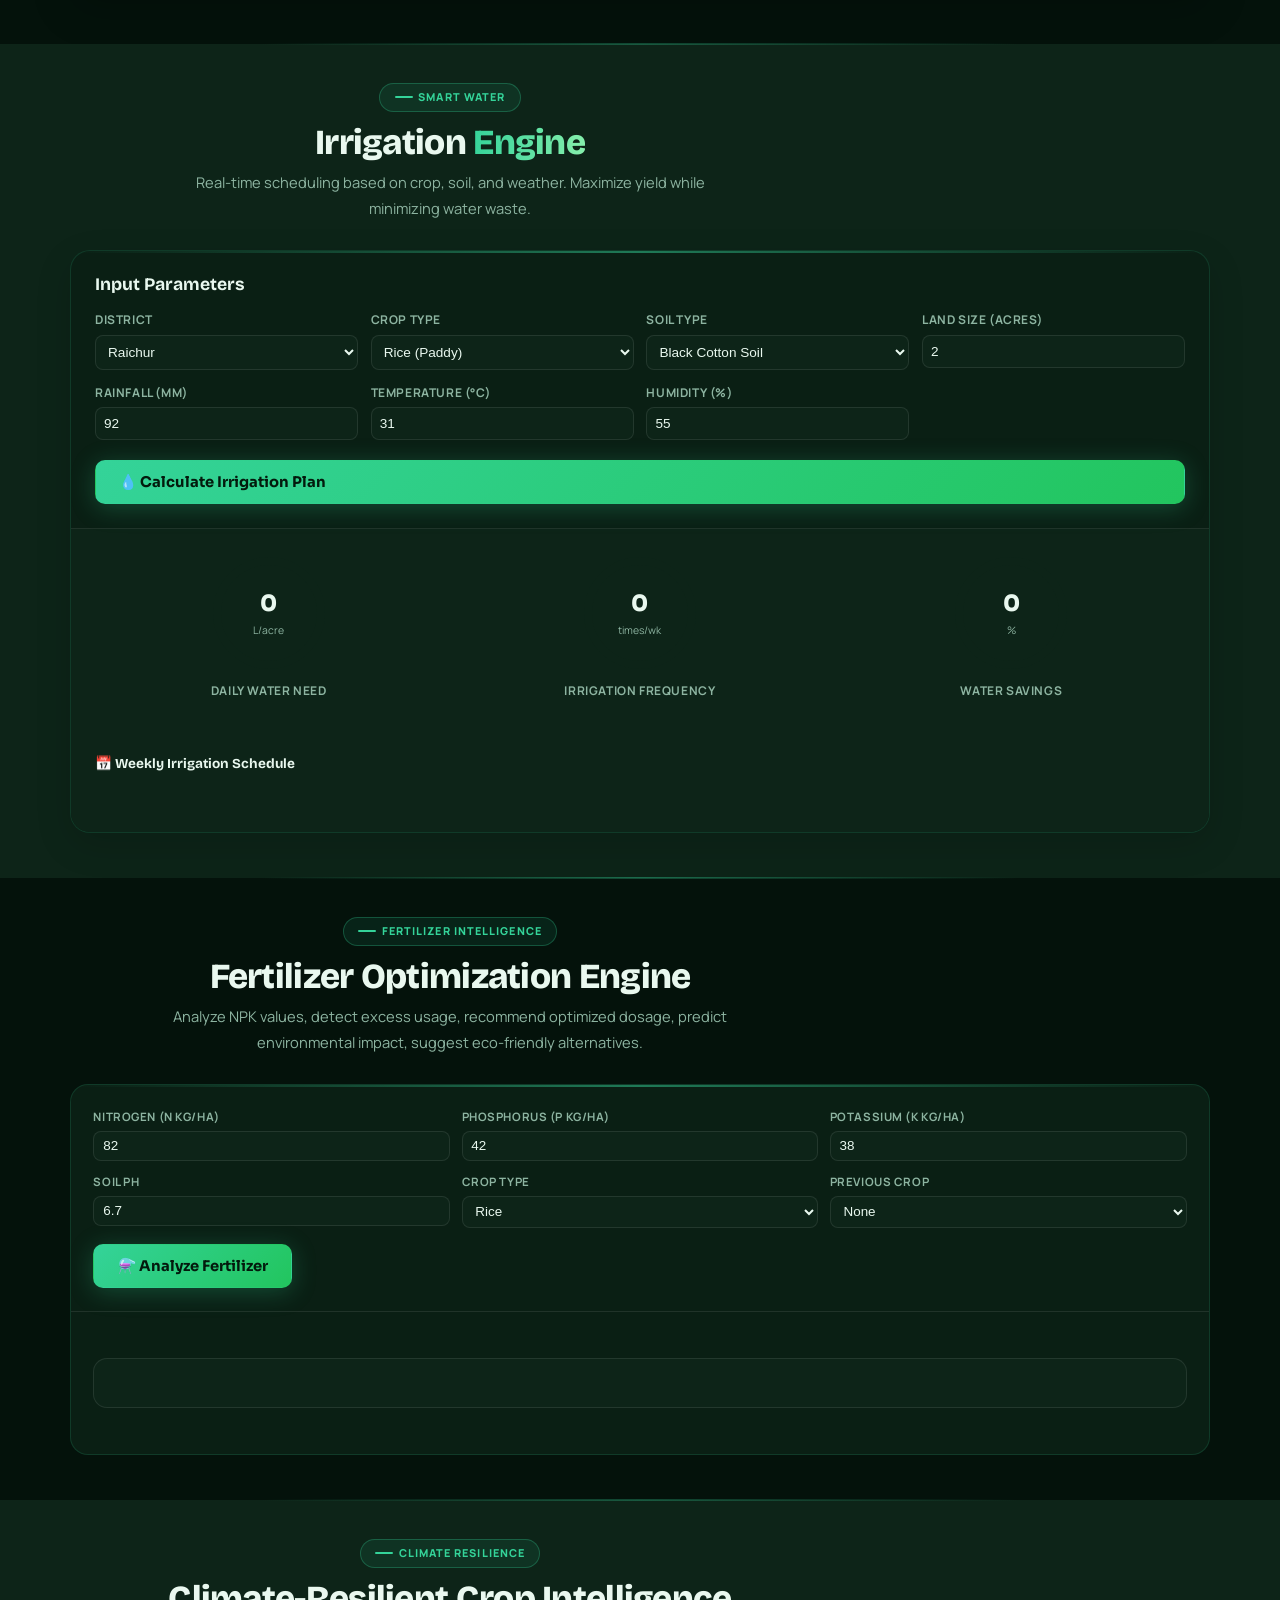
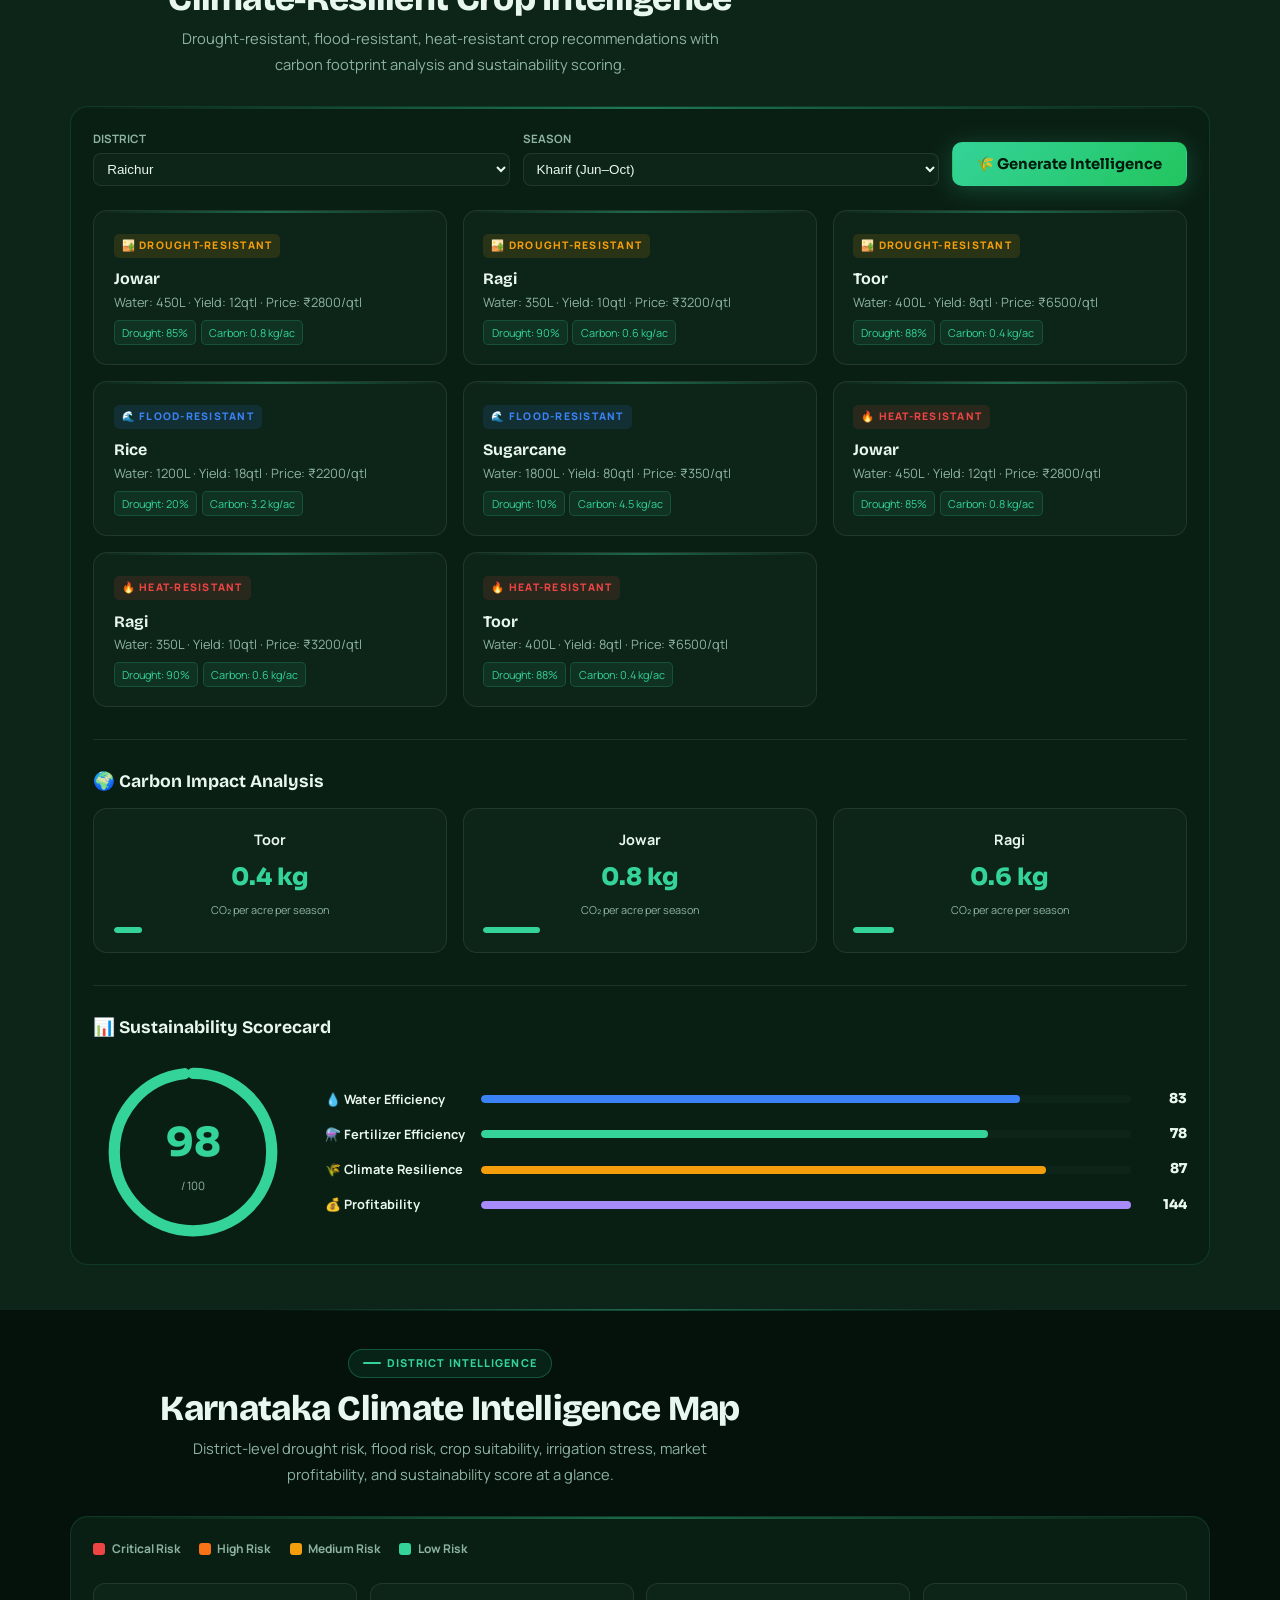
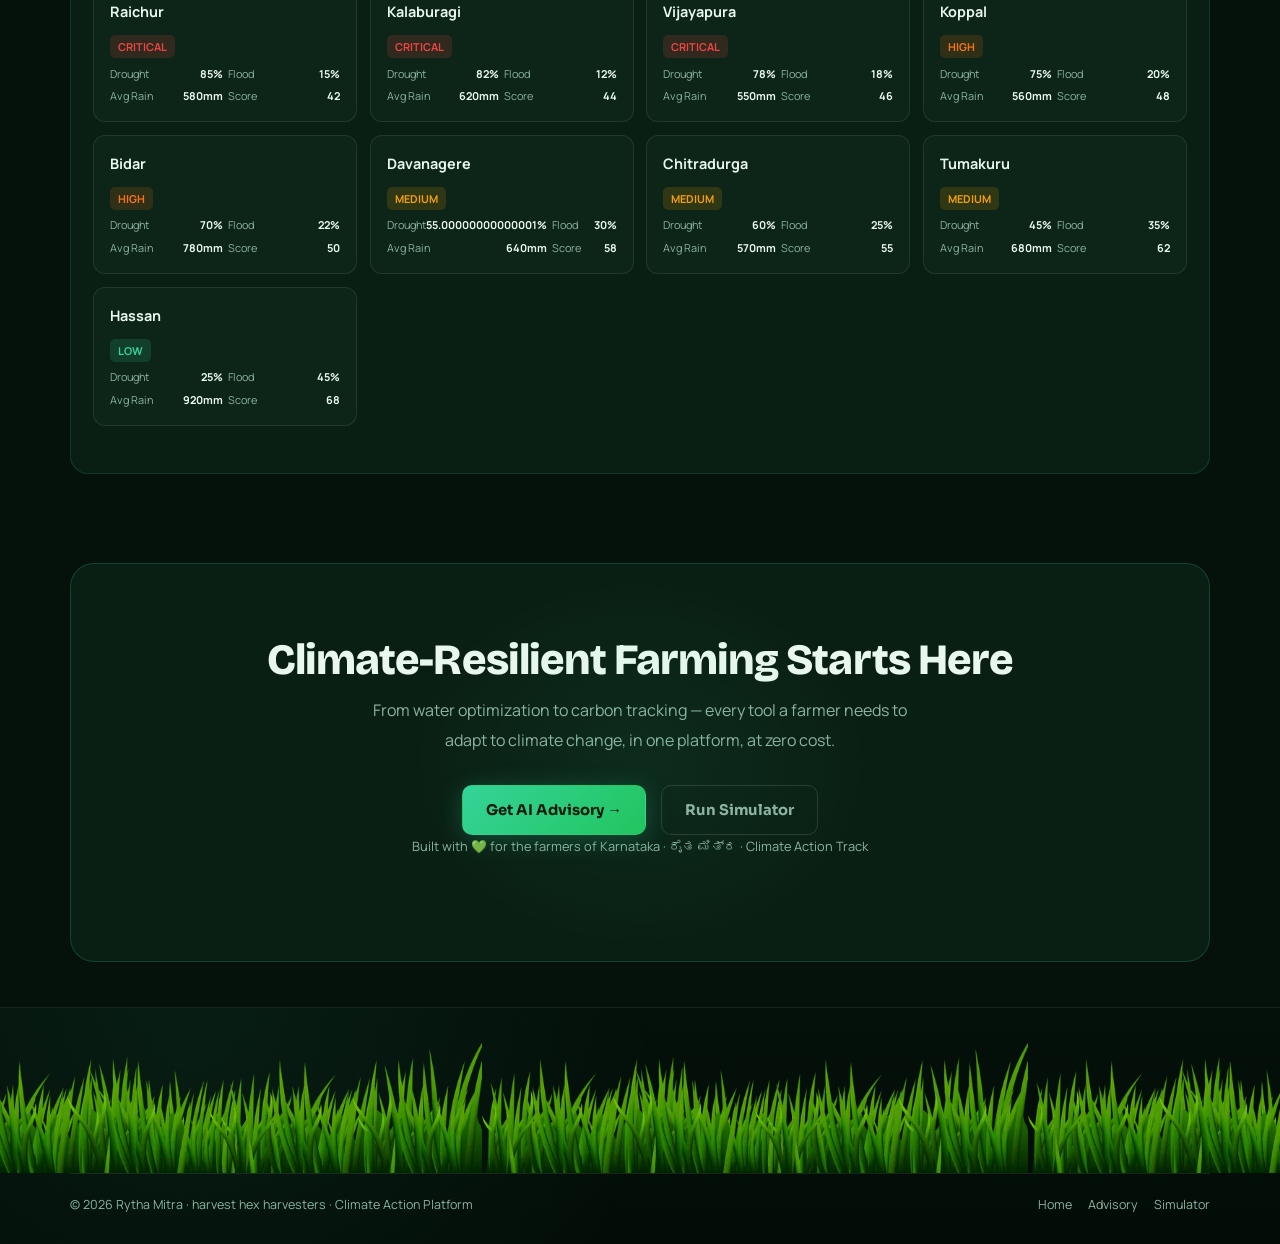
<file: frontend/climate.html>
<!DOCTYPE html>
<html lang="en" data-theme="dark">
<head>
  <meta charset="UTF-8">
  <meta name="viewport" content="width=device-width, initial-scale=1.0">
  <title>Rytha Mitra — Climate Intelligence Dashboard | ರೈತ ಮಿತ್ರ</title>
  <meta name="description" content="Enterprise climate resilience platform for Karnataka farmers. Irrigation optimization, fertilizer intelligence, carbon footprint, sustainability scoring.">
  <link rel="preconnect" href="https://fonts.googleapis.com">
  <link rel="preconnect" href="https://fonts.gstatic.com" crossorigin>
  <link href="https://fonts.googleapis.com/css2?family=Bricolage+Grotesque:wght@500;600;700;800&family=Noto+Sans+Kannada:wght@400;500;600;700&family=Outfit:wght@400;500;600;700;800&family=Sora:wght@400;600;700;800&family=Manrope:wght@400;500;600;700;800&display=swap" rel="stylesheet">
  <link rel="stylesheet" href="styles.css">
  <link rel="stylesheet" href="climate.css">
  <link rel="manifest" href="manifest.json">
  <link rel="icon" href="/public/9ryta.webp" type="image/webp">
  <script src="lang_engine.js?v=2.1" defer></script>
  <script>
    if ('serviceWorker' in navigator) {
      window.addEventListener('load', () => {
        navigator.serviceWorker.register('/sw.js').catch(err => console.log('SW failed', err));
      });
    }
  </script>
</head>
<body class="climate-page">

  <!-- NAVBAR -->
  <nav class="navbar" id="navbar">
    <div class="container nav-inner">
      <a href="index.html" class="brand">
        <span class="brand-emoji">🌾</span>
        <span>Rytha Mitra</span>
        <span class="brand-kn">ರೈತ ಮಿತ್ರ</span>
      </a>
      <div class="nav-links" id="navLinks">
        <a href="index.html">← Home</a>
        <a href="core.html">Advisory Tool</a>
        <a href="#simulator">Agricultural Simulator</a>
        <a href="#irrigation">Irrigation Engine</a>
        <a href="#karnataka-map">District Map</a>
      </div>
      <button class="nav-ham" id="navHam" aria-label="Menu">
        <span></span><span></span><span></span>
      </button>
    </div>
  </nav>
  <button class="theme-btn" id="themeBtn" aria-label="Toggle theme">🌙</button>

  <!-- HERO BANNER -->
  <header class="cl-hero">
    <div class="cl-hero-bg"></div>
    <div class="cl-hero-overlay"></div>
    <div class="cl-hero-particles" id="clParticles"></div>
    <div class="container cl-hero-inner">
      <div class="cl-hero-badge"><span class="cl-pulse"></span>Climate Resilience Platform · WitchHunt 2026</div>
      <h1 class="cl-hero-title">Climate Intelligence<br><span class="t-mint">Dashboard</span></h1>
      <p class="cl-hero-sub">Enterprise-grade decision intelligence for climate-resilient agriculture in Karnataka. Real logic. Explainable outputs. Zero cost.</p>
      <div class="cl-hero-metrics">
        <div class="cl-hm"><span class="cl-hm-num" id="heroWater">0</span><span class="cl-hm-lbl">Liters Water Saved/Acre</span></div>
        <div class="cl-hm"><span class="cl-hm-num" id="heroCarbon">0</span><span class="cl-hm-lbl">kg CO₂ Reduced</span></div>
        <div class="cl-hm"><span class="cl-hm-num" id="heroScore">0</span><span class="cl-hm-lbl">Sustainability Score</span></div>
        <div class="cl-hm"><span class="cl-hm-num">14</span><span class="cl-hm-lbl">Districts Covered</span></div>
      </div>
      <div class="cl-hero-actions">
        <a href="#simulator" class="btn btn-green">Launch Simulator →</a>
        <a href="#irrigation" class="btn btn-out">Irrigation Engine</a>
        <a href="#karnataka-map" class="btn btn-out">District Map</a>
      </div>
    </div>
  </header>

  <!-- TRUST STRIP -->
  <section class="trust-strip">
    <div class="container trust-inner">
      <span class="trust-label">Platform Modules</span>
      <span class="trust-item">🌊 Irrigation Engine</span>
      <span class="trust-item">⚗️ Fertilizer AI</span>
      <span class="trust-item">🌾 Climate Crops</span>
      <span class="trust-item">🌍 Carbon Tracker</span>
      <span class="trust-item">📊 Sustainability Score</span>
      <span class="trust-item">🗺️ District Intel Map</span>
    </div>
  </section>

  <main>

  <!-- ═══════════════════════════════════════════
       SECTION 1: CLIMATE SCENARIO SIMULATOR
  ═══════════════════════════════════════════ -->
  <section class="section" id="simulator">
    <div class="container">
      <div class="sec-head rv">
        <div class="sec-label">Quick Scenario Test</div>
        <h2>Climate <span class="t-mint">Simulator</span></h2>
        <p>Test drought, flood, heat, and water stress instantly. AI predicts crop suitability and profitability in real time.</p>
      </div>

      <div class="sim-enterprise rv d1">
        <div class="sim-scenarios">
          <div class="sim-scenario-title">Quick Scenarios</div>
          <button class="sim-preset active" data-scenario="normal" id="scenNormal">☀️ Normal Season</button>
          <button class="sim-preset" data-scenario="drought" id="scenDrought">🏜️ Drought</button>
          <button class="sim-preset" data-scenario="flood" id="scenFlood">🌊 Flood Risk</button>
          <button class="sim-preset" data-scenario="heatwave" id="scenHeat">🔥 Heatwave +3°C</button>
          <button class="sim-preset" data-scenario="water-scarce" id="scenWater">💧 Water Scarcity</button>
          <button class="sim-preset" data-scenario="fert-short" id="scenFert">⚗️ Fertilizer Shortage</button>
        </div>

        <div class="sim-controls-grid">
          <div class="sim-ctrl">
            <label>District</label>
            <select id="simDistrict">
              <option value="Raichur">Raichur</option>
              <option value="Kalaburagi">Kalaburagi</option>
              <option value="Vijayapura">Vijayapura</option>
              <option value="Koppal">Koppal</option>
              <option value="Bidar">Bidar</option>
              <option value="Davanagere">Davanagere</option>
              <option value="Chitradurga">Chitradurga</option>
              <option value="Tumakuru">Tumakuru</option>
            </select>
          </div>
          <div class="sim-ctrl">
            <label>Rainfall <span id="simRainVal">150mm</span></label>
            <input type="range" id="simRain" min="0" max="500" value="150" class="sim-range">
            <div class="sim-range-labels"><span>0mm</span><span>500mm</span></div>
          </div>
          <div class="sim-ctrl">
            <label>Temperature <span id="simTempVal">28°C</span></label>
            <input type="range" id="simTemp" min="10" max="50" value="28" class="sim-range">
            <div class="sim-range-labels"><span>10°C</span><span>50°C</span></div>
          </div>
          <div class="sim-ctrl">
            <label>Humidity <span id="simHumVal">60%</span></label>
            <input type="range" id="simHum" min="10" max="100" value="60" class="sim-range">
            <div class="sim-range-labels"><span>10%</span><span>100%</span></div>
          </div>
          <div class="sim-ctrl">
            <label>Soil pH <span id="simPhVal">6.5</span></label>
            <input type="range" id="simPh" min="3" max="10" step="0.1" value="6.5" class="sim-range">
            <div class="sim-range-labels"><span>3.0</span><span>10.0</span></div>
          </div>
          <div class="sim-ctrl">
            <label>N-P-K <span id="simNpkVal">80-40-40</span></label>
            <input type="range" id="simN" min="0" max="150" value="80" class="sim-range">
            <input type="range" id="simP" min="0" max="150" value="40" class="sim-range">
            <input type="range" id="simK" min="0" max="150" value="40" class="sim-range">
          </div>
        </div>

        <div class="sim-results-grid">
          <div class="sim-result-card sim-primary">
            <div class="sim-result-label">Recommended Crop</div>
            <div class="sim-result-value" id="simCropOut">Toor Dal</div>
            <div class="sim-result-sub" id="simCropConf">Confidence: 74%</div>
          </div>
          <div class="sim-result-card">
            <div class="sim-result-label">Expected Yield</div>
            <div class="sim-result-value" id="simYieldOut">8.2 qtl/ac</div>
          </div>
          <div class="sim-result-card">
            <div class="sim-result-label">Expected Profit</div>
            <div class="sim-result-value sim-gold" id="simProfitOut">₹42,300</div>
          </div>
          <div class="sim-result-card">
            <div class="sim-result-label">Irrigation Need</div>
            <div class="sim-result-value" id="simIrrigOut">3,200 L/ac</div>
          </div>
          <div class="sim-result-card">
            <div class="sim-result-label">Sustainability Score</div>
            <div class="sim-result-value sim-score" id="simSustOut">72/100</div>
            <div class="sim-score-bar"><div class="sim-score-fill" id="simSustBar" style="width:72%"></div></div>
          </div>
          <div class="sim-result-card">
            <div class="sim-result-label">Climate Risk</div>
            <div class="sim-result-value" id="simRiskOut">LOW</div>
            <div class="sim-risk-indicator" id="simRiskDot"></div>
          </div>
        </div>
      </div>
    </div>
  </section>

  <!-- ═══════════════════════════════════════════
       SECTION 2: IRRIGATION OPTIMIZATION ENGINE
  ═══════════════════════════════════════════ -->
  <section class="section section-alt" id="irrigation">
    <div class="container">
      <div class="sec-head rv">
        <div class="sec-label">Smart Water</div>
        <h2>Irrigation <span class="t-mint">Engine</span></h2>
        <p>Real-time scheduling based on crop, soil, and weather. Maximize yield while minimizing water waste.</p>
      </div>

      <div class="irr-engine rv d1">
        <div class="irr-inputs">
          <h3>Input Parameters</h3>
          <div class="irr-form-grid">
            <label>District
              <select id="irrDistrict">
                <option value="Raichur">Raichur</option><option value="Kalaburagi">Kalaburagi</option>
                <option value="Vijayapura">Vijayapura</option><option value="Koppal">Koppal</option>
                <option value="Davanagere">Davanagere</option><option value="Tumakuru">Tumakuru</option>
              </select>
            </label>
            <label>Crop Type
              <select id="irrCrop">
                <option value="Rice">Rice (Paddy)</option><option value="Jowar">Jowar</option>
                <option value="Ragi">Ragi</option><option value="Maize">Maize</option>
                <option value="Toor">Toor Dal</option><option value="Groundnut">Groundnut</option>
                <option value="Cotton">Cotton</option><option value="Sugarcane">Sugarcane</option>
              </select>
            </label>
            <label>Soil Type
              <select id="irrSoil">
                <option value="black">Black Cotton Soil</option><option value="red">Red Soil</option>
                <option value="laterite">Laterite</option><option value="alluvial">Alluvial</option>
                <option value="sandy">Sandy Loam</option>
              </select>
            </label>
            <label>Land Size (acres)
              <input type="number" id="irrLand" value="2" min="0.5" step="0.5">
            </label>
            <label>Rainfall (mm) <input type="number" id="irrRain" value="92" min="0"></label>
            <label>Temperature (°C) <input type="number" id="irrTemp" value="31" min="10" max="50"></label>
            <label>Humidity (%) <input type="number" id="irrHum" value="55" min="10" max="100"></label>
          </div>
          <button class="btn btn-green irr-calc-btn" id="irrCalcBtn">💧 Calculate Irrigation Plan</button>
        </div>

        <div class="irr-outputs" id="irrOutputs">
          <div class="irr-gauges">
            <div class="irr-gauge-card">
              <div class="irr-gauge" id="irrGaugeWater">
                <svg viewBox="0 0 120 120"><circle cx="60" cy="60" r="52" class="gauge-bg"/><circle cx="60" cy="60" r="52" class="gauge-fill" id="irrGaugeFill1"/></svg>
                <div class="gauge-center"><span id="irrWaterVal">0</span><small>L/acre</small></div>
              </div>
              <div class="irr-gauge-label">Daily Water Need</div>
            </div>
            <div class="irr-gauge-card">
              <div class="irr-gauge" id="irrGaugeFreq">
                <svg viewBox="0 0 120 120"><circle cx="60" cy="60" r="52" class="gauge-bg"/><circle cx="60" cy="60" r="52" class="gauge-fill gauge-blue" id="irrGaugeFill2"/></svg>
                <div class="gauge-center"><span id="irrFreqVal">0</span><small>times/wk</small></div>
              </div>
              <div class="irr-gauge-label">Irrigation Frequency</div>
            </div>
            <div class="irr-gauge-card">
              <div class="irr-gauge" id="irrGaugeSave">
                <svg viewBox="0 0 120 120"><circle cx="60" cy="60" r="52" class="gauge-bg"/><circle cx="60" cy="60" r="52" class="gauge-fill gauge-gold" id="irrGaugeFill3"/></svg>
                <div class="gauge-center"><span id="irrSaveVal">0</span><small>%</small></div>
              </div>
              <div class="irr-gauge-label">Water Savings</div>
            </div>
          </div>

          <div class="irr-alerts" id="irrAlerts"></div>

          <div class="irr-schedule">
            <h4>📅 Weekly Irrigation Schedule</h4>
            <div class="irr-week" id="irrWeek"></div>
          </div>

          <div class="irr-alt-crops" id="irrAltCrops"></div>
        </div>
      </div>
    </div>
  </section>

  <!-- ═══════════════════════════════════════════
       SECTION 3: FERTILIZER OPTIMIZATION
  ═══════════════════════════════════════════ -->
  <section class="section" id="fertilizer">
    <div class="container">
      <div class="sec-head rv">
        <div class="sec-label">Fertilizer Intelligence</div>
        <h2>Fertilizer Optimization Engine</h2>
        <p>Analyze NPK values, detect excess usage, recommend optimized dosage, predict environmental impact, suggest eco-friendly alternatives.</p>
      </div>

      <div class="fert-engine rv d1">
        <div class="fert-inputs">
          <div class="fert-form-grid">
            <label>Nitrogen (N kg/ha) <input type="number" id="fertN" value="82" min="0" max="200"></label>
            <label>Phosphorus (P kg/ha) <input type="number" id="fertP" value="42" min="0" max="200"></label>
            <label>Potassium (K kg/ha) <input type="number" id="fertK" value="38" min="0" max="200"></label>
            <label>Soil pH <input type="number" id="fertPh" value="6.7" min="3" max="10" step="0.1"></label>
            <label>Crop Type
              <select id="fertCrop">
                <option value="Rice">Rice</option><option value="Jowar">Jowar</option>
                <option value="Ragi">Ragi</option><option value="Maize">Maize</option>
                <option value="Toor">Toor Dal</option><option value="Cotton">Cotton</option>
              </select>
            </label>
            <label>Previous Crop
              <select id="fertPrev">
                <option value="">None</option><option value="Rice">Rice</option>
                <option value="Groundnut">Groundnut (Legume)</option><option value="Jowar">Jowar</option>
              </select>
            </label>
          </div>
          <button class="btn btn-green" id="fertCalcBtn">⚗️ Analyze Fertilizer</button>
        </div>

        <div class="fert-outputs" id="fertOutputs">
          <div class="fert-reco-grid" id="fertRecoGrid"></div>
          <div class="fert-impact" id="fertImpact"></div>
          <div class="fert-eco" id="fertEco"></div>
        </div>
      </div>
    </div>
  </section>

  <!-- ═══════════════════════════════════════════
       SECTION 4: CLIMATE RESILIENT CROPS + CARBON + SUSTAINABILITY
  ═══════════════════════════════════════════ -->
  <section class="section section-alt" id="climate-crops">
    <div class="container">
      <div class="sec-head rv">
        <div class="sec-label">Climate Resilience</div>
        <h2>Climate-Resilient Crop Intelligence</h2>
        <p>Drought-resistant, flood-resistant, heat-resistant crop recommendations with carbon footprint analysis and sustainability scoring.</p>
      </div>

      <div class="climate-intel rv d1">
        <div class="ci-select-row">
          <label>District
            <select id="ciDistrict">
              <option value="Raichur">Raichur</option><option value="Kalaburagi">Kalaburagi</option>
              <option value="Vijayapura">Vijayapura</option><option value="Koppal">Koppal</option>
              <option value="Davanagere">Davanagere</option><option value="Tumakuru">Tumakuru</option>
              <option value="Chitradurga">Chitradurga</option><option value="Hassan">Hassan</option>
            </select>
          </label>
          <label>Season
            <select id="ciSeason">
              <option value="kharif">Kharif (Jun–Oct)</option>
              <option value="rabi">Rabi (Oct–Feb)</option>
              <option value="summer">Summer (Mar–May)</option>
            </select>
          </label>
          <button class="btn btn-green" id="ciCalcBtn">🌾 Generate Intelligence</button>
        </div>

        <div class="ci-grid" id="ciGrid"></div>

        <!-- Carbon Impact -->
        <div class="carbon-section" id="carbonSection">
          <h3>🌍 Carbon Impact Analysis</h3>
          <div class="carbon-grid" id="carbonGrid"></div>
        </div>

        <!-- Sustainability Score -->
        <div class="sust-section" id="sustSection">
          <h3>📊 Sustainability Scorecard</h3>
          <div class="sust-score-wrap" id="sustScoreWrap"></div>
        </div>
      </div>
    </div>
  </section>

  <!-- ═══════════════════════════════════════════
       SECTION 5: KARNATAKA DISTRICT MAP
  ═══════════════════════════════════════════ -->
  <section class="section" id="karnataka-map">
    <div class="container">
      <div class="sec-head rv">
        <div class="sec-label">District Intelligence</div>
        <h2>Karnataka Climate Intelligence Map</h2>
        <p>District-level drought risk, flood risk, crop suitability, irrigation stress, market profitability, and sustainability score at a glance.</p>
      </div>

      <div class="kmap-wrap rv d1">
        <div class="kmap-legend">
          <div class="kmap-legend-item"><span class="kmap-dot kmap-critical"></span>Critical Risk</div>
          <div class="kmap-legend-item"><span class="kmap-dot kmap-high"></span>High Risk</div>
          <div class="kmap-legend-item"><span class="kmap-dot kmap-medium"></span>Medium Risk</div>
          <div class="kmap-legend-item"><span class="kmap-dot kmap-low"></span>Low Risk</div>
        </div>
        <div class="kmap-grid" id="kmapGrid"></div>
        <div class="kmap-detail" id="kmapDetail"></div>
      </div>
    </div>
  </section>

  <!-- CTA -->
  <section class="cta-sec">
    <div class="container">
      <div class="cta-box rv">
        <div class="cta-glow"></div>
        <h2>Climate-Resilient Farming Starts Here</h2>
        <p>From water optimization to carbon tracking — every tool a farmer needs to adapt to climate change, in one platform, at zero cost.</p>
        <div class="cta-btns">
          <a href="core.html" class="btn btn-green">Get AI Advisory →</a>
          <a href="#simulator" class="btn btn-out">Run Simulator</a>
        </div>
        <p class="cta-note">Built with 💚 for the farmers of Karnataka · ರೈತ ಮಿತ್ರ · Climate Action Track</p>
      </div>
    </div>
  </section>

  </main>

  <!-- FOOTER -->
  <footer class="footer">
    <div class="foot-grass"></div>
    <div class="container">
      <div class="foot-bottom">
        <p>© 2026 Rytha Mitra · harvest hex harvesters · Climate Action Platform</p>
        <div class="foot-leg"><a href="index.html">Home</a><a href="core.html">Advisory</a><a href="#simulator">Simulator</a></div>
      </div>
    </div>
  </footer>

  <script src="app.js"></script>
  <script src="climate.js"></script>
</body>
</html>
</file>
<file: frontend/styles.css>
/* ═══════════════════════════════════════════════════════
   Rytha Mitra  ·  Complete Redesign  ·  2026
   Dark Green Premium  +  Light Greenish Mode
   ═══════════════════════════════════════════════════════ */
@import url('https://fonts.googleapis.com/css2?family=Bricolage+Grotesque:wght@500;600;700;800&family=Noto+Sans+Kannada:wght@400;500;600;700&family=Outfit:wght@400;500;600;700;800&family=Sora:wght@400;600;700;800&family=Manrope:wght@400;500;600;700;800&display=swap');

/* ── CSS VARIABLES ────────────────────────────────── */
:root {
  /* Dark (default) */
  --bg:          #030e08;
  --bg2:         #040f09;
  --card:        #081a10;
  --surface:     #0c2217;
  --border:      rgba(255,255,255,0.07);
  --border-g:    rgba(52,211,153,0.20);
  --text:        #edfaf3;
  --sub:         #a8c8b6;
  --muted:       #5c8a72;
  --green:       #22c55e;
  --mint:        #34d399;
  --mint-d:      rgba(52,211,153,0.10);
  --gold:        #f59e0b;
  --gold-d:      rgba(245,158,11,0.10);
  --font-ui:     'Manrope', sans-serif;
  --font-display:'Bricolage Grotesque', 'Sora', sans-serif;
  --font-accent: 'Outfit', 'Manrope', sans-serif;
  --font-kn:     'Noto Sans Kannada', 'Outfit', sans-serif;
  --space-section: clamp(3rem, 5vw, 5rem);
  --space-block: clamp(1.8rem, 3.5vw, 3.2rem);
  --r:           14px;
  --r-s:         9px;
  --sh:          0 8px 40px rgba(0,0,0,0.50);
  --sh-lg:       0 24px 72px rgba(0,0,0,0.65);
  --transition:  background .4s ease, color .4s ease;
}
[data-theme="light"] {
  --bg:          #f0faf4;
  --bg2:         #e4f5eb;
  --card:        #ffffff;
  --surface:     #ffffff;
  --border:      rgba(0,80,40,0.10);
  --border-g:    rgba(16,150,80,0.25);
  --text:        #0c2817;
  --sub:         #2e6645;
  --muted:       #5e9a74;
  --green:       #16a34a;
  --mint:        #059669;
  --mint-d:      rgba(5,150,105,0.09);
  --gold:        #d97706;
  --gold-d:      rgba(217,119,6,0.09);
  --sh:          0 4px 20px rgba(0,60,30,0.10);
  --sh-lg:       0 12px 48px rgba(0,60,30,0.15);
}

/* ── RESET ────────────────────────────────────────── */
*, *::before, *::after { box-sizing: border-box; margin: 0; padding: 0; }
html { scroll-behavior: smooth; }
body {
  font-family: var(--font-ui);
  background: var(--bg); color: var(--text);
  overflow-x: hidden; line-height: 1.65;
  transition: var(--transition);
}
a { text-decoration: none; color: inherit; }
h1,h2,h3,h4 { font-family: var(--font-display); line-height: 1.12; }
.container { width: min(1140px, 92vw); margin: 0 auto; }

/* ══════════════════════════════════════════════════
   SPLASH SCREEN
══════════════════════════════════════════════════ */
#splash {
  position: fixed; inset: 0; z-index: 9999;
  display: flex; align-items: center; justify-content: center;
  overflow: hidden;
  transition: opacity .7s ease, visibility .7s ease;
}
#splash.hide { opacity: 0; visibility: hidden; pointer-events: none; }

/* 13.webp background */
.sp-bg {
  position: absolute; inset: 0;
  background: url('/public/13.webp') center / cover no-repeat;
}
.sp-overlay {
  position: absolute; inset: 0;
  background: linear-gradient(160deg,
    rgba(2,12,6,.88) 0%,
    rgba(3,22,10,.80) 50%,
    rgba(4,30,14,.88) 100%);
}

/* Stars */
.sp-stars { display: none; }

/* Center content */
.sp-body {
  position: relative; z-index: 5;
  text-align: center; padding: 0 1.5rem 110px;
  max-width: 860px;
  animation: spBodyIn .9s .1s cubic-bezier(.22,1,.36,1) both;
}
@keyframes spBodyIn { from{opacity:0;transform:translateY(30px)} to{opacity:1;transform:translateY(0)} }

.sp-eyebrow {
  display: inline-flex; align-items: center; gap: .45rem;
  background: rgba(52,211,153,.12); border: 1px solid rgba(52,211,153,.30);
  border-radius: 999px; padding: .3rem .9rem; margin-bottom: 1rem;
  font-family: var(--font-accent);
  font-size: .74rem; font-weight: 700; color: #6ee7b7;
  letter-spacing: .1em; text-transform: uppercase;
}
.sp-dot { width: 7px; height: 7px; border-radius: 50%; background: #34d399; animation: pls 1.8s ease infinite; }
@keyframes pls { 0%,100%{opacity:1;transform:scale(1)} 50%{opacity:.3;transform:scale(.6)} }

.sp-title {
  font-family: var(--font-display);
  font-size: clamp(3rem, 9vw, 6rem); font-weight: 800;
  letter-spacing: -.05em; line-height: .96; margin-bottom: .35rem;
  background: linear-gradient(140deg, #fff 0%, #a7f3d0 45%, #34d399 100%);
  -webkit-background-clip: text; -webkit-text-fill-color: transparent; background-clip: text;
  text-shadow: none;
}
/* Shimmer ring behind title */
.sp-title-wrap { position: relative; display: inline-block; }
.sp-title-wrap::before {
  content: '';
  position: absolute; inset: -18px -30px;
  background: radial-gradient(ellipse 80% 60% at 50% 50%, rgba(52,211,153,.12), transparent 70%);
  pointer-events: none;
}
.sp-kn {
  font-family: var(--font-kn);
  font-size: 1.07rem;
  font-weight: 600;
  color: #f59e0b;
  letter-spacing: .01em;
  opacity: .95;
  margin-bottom: .45rem;
}
.sp-tag {
  font-family: var(--font-accent);
  font-size: .95rem;
  color: #8ecfb0;
  margin: 0 auto 1.6rem;
  max-width: 640px;
  letter-spacing: .01em;
}

/* Floating mini-pills in splash */
.sp-pills { display: flex; gap: .45rem; justify-content: center; flex-wrap: wrap; margin-bottom: 1.6rem; }
.sp-pill {
  background: rgba(52,211,153,.08); border: 1px solid rgba(52,211,153,.22);
  color: #a7f3d0; border-radius: 999px; padding: .22rem .75rem;
  font-size: .72rem; font-weight: 600;
  animation: spPillIn .6s ease both;
}
@keyframes spPillIn { from{opacity:0;transform:translateY(8px)} to{opacity:1;transform:translateY(0)} }

.sp-enter {
  display: inline-flex; align-items: center; gap: .55rem;
  background: linear-gradient(135deg, #34d399 0%, #22c55e 100%); color: #031a0d;
  font-family: var(--font-accent); font-weight: 700; font-size: .95rem;
  border: none; border-radius: 12px; padding: .85rem 2rem;
  cursor: pointer; box-shadow: 0 8px 30px rgba(52,211,153,.42);
  transition: transform .2s, box-shadow .2s;
  position: relative; overflow: hidden;
}
.sp-enter::before {
  content: ''; position: absolute; inset: 0;
  background: linear-gradient(120deg, transparent 30%, rgba(255,255,255,.15) 50%, transparent 70%);
  transform: translateX(-100%); transition: transform .5s ease;
}
.sp-enter:hover::before { transform: translateX(100%); }
.sp-enter:hover { transform: translateY(-3px); box-shadow: 0 16px 40px rgba(52,211,153,.58); }

/* ── THEME BTN ───────────────────────────────────── */
.theme-btn {
  position: fixed; bottom: 1.5rem; right: 1.5rem; z-index: 8500;
  width: 44px; height: 44px; border-radius: 50%;
  background: var(--surface); border: 1px solid var(--border-g);
  box-shadow: var(--sh); font-size: 1.15rem;
  display: flex; align-items: center; justify-content: center;
  cursor: pointer; transition: transform .22s, box-shadow .22s;
}
.theme-btn:hover { transform: scale(1.13) rotate(18deg); box-shadow: var(--sh-lg); }

/* ══════════════════════════════════════════════════
   NAVBAR  —  Premium Redesign 2026
══════════════════════════════════════════════════ */
.navbar {
  position: sticky; top: 0; z-index: 999;
  background: rgba(3,14,8,.72);
  backdrop-filter: blur(22px) saturate(1.8);
  -webkit-backdrop-filter: blur(22px) saturate(1.8);
  border-bottom: 1px solid rgba(52,211,153,.10);
  transition: all .35s cubic-bezier(0.4, 0, 0.2, 1);
}
[data-theme="light"] .navbar { background: rgba(245,253,249,.82); }
.navbar.scrolled {
  background: rgba(3,12,7,.94);
  border-bottom-color: rgba(52,211,153,.18);
  box-shadow: 0 1px 0 rgba(52,211,153,.12), 0 8px 32px rgba(0,0,0,.32);
}
[data-theme="light"] .navbar.scrolled {
  background: rgba(255,255,255,.96);
  box-shadow: 0 1px 0 rgba(16,150,80,.1), 0 4px 18px rgba(0,60,30,.08);
}
.nav-inner {
  display: flex;
  align-items: center;
  justify-content: space-between;
  min-height: 62px;
  gap: 1.2rem;
}

/* Brand */
.brand {
  display: flex; align-items: center; gap: .5rem;
  font-weight: 800; font-size: .98rem;
  letter-spacing: -.01em;
  flex-shrink: 0;
}
.brand-emoji { font-size: 1.2rem; }
.brand-kn {
  font-size: .65rem; color: var(--mint); font-weight: 600;
  opacity: .85; margin-left: .1rem;
}

/* Nav links */
.nav-links {
  display: flex; align-items: center; gap: .22rem;
  flex: 1; justify-content: center;
}
.nav-links a {
  font-size: .82rem;
  font-weight: 600;
  color: var(--muted);
  border-radius: 8px;
  padding: .36rem .8rem;
  border: 1px solid transparent;
  transition: color .18s, background .18s, border-color .18s, transform .18s;
  white-space: nowrap;
}
.nav-links a:hover {
  color: var(--text);
  background: rgba(255,255,255,.055);
  border-color: rgba(52,211,153,.15);
  transform: translateY(-1px);
}
[data-theme="light"] .nav-links a:hover {
  background: rgba(0,60,30,.04);
}
.nav-links a.is-active {
  color: #c6f7e4;
  background: rgba(52,211,153,.12);
  border-color: rgba(52,211,153,.28);
}
[data-theme="light"] .nav-links a.is-active {
  color: #0f5235;
  background: rgba(16,150,80,.09);
  border-color: rgba(16,150,80,.2);
}

/* CTA button */
.nav-cta {
  background: linear-gradient(135deg, var(--mint), #22c55e) !important;
  color: #031a0d !important;
  border-radius: 9px !important;
  padding: .4rem 1.1rem !important;
  font-weight: 800 !important;
  font-size: .82rem !important;
  border-color: transparent !important;
  box-shadow: 0 4px 16px rgba(52,211,153,.28);
  transition: transform .18s, box-shadow .18s, opacity .18s !important;
  letter-spacing: .005em;
}
.nav-cta:hover {
  transform: translateY(-2px) !important;
  box-shadow: 0 8px 24px rgba(52,211,153,.42) !important;
  opacity: 1 !important;
}

/* Float CTA on scroll */
.nav-float-cta {
  opacity: 0;
  pointer-events: none;
  transform: translateY(-6px);
  transition: opacity .22s ease, transform .22s ease;
  background: linear-gradient(135deg, var(--mint), #22c55e);
  color: #032013;
  border-radius: 999px;
  padding: .3rem .78rem;
  font-size: .76rem;
  font-weight: 800;
  letter-spacing: .01em;
  border: 1px solid rgba(255,255,255,.14);
  flex-shrink: 0;
}
.navbar.scrolled .nav-float-cta {
  opacity: 1;
  pointer-events: auto;
  transform: translateY(0);
}

/* Hamburger */
.nav-ham { display: none; flex-direction: column; gap: 4px; background: none; border: none; cursor: pointer; padding: .4rem; }
.nav-ham span { display: block; width: 20px; height: 2px; background: var(--text); border-radius: 2px; transition: .3s; }

/* ══════════════════════════════════════════════════
   HERO  —  Full redesign 2026
══════════════════════════════════════════════════ */
.hero {
  position: relative; min-height: 88vh;
  display: flex; align-items: center;
  overflow: hidden;
}

/* Farm background with slow zoom */
.hero-bg {
  position: absolute; inset: 0;
  background: url('/public/rytha1.jpg') center / cover no-repeat;
  opacity: .18; animation: hBgZoom 24s ease-in-out infinite alternate;
}
[data-theme="light"] .hero-bg { opacity: .1; }
/* Secondary farm scene — 9ryta.webp anchored right for depth */
.hero-bg2 {
  position: absolute; inset: 0;
  background: url('/public/9ryta.webp') right center / 55% auto no-repeat;
  opacity: .07;
  pointer-events: none;
}
[data-theme="light"] .hero-bg2 { opacity: .05; }
@keyframes hBgZoom { from{transform:scale(1)} to{transform:scale(1.08)} }

.hero-overlay {
  position: absolute; inset: 0;
  background: linear-gradient(125deg,
    rgba(2,10,6,.97) 0%,
    rgba(3,18,10,.82) 45%,
    rgba(4,26,14,.93) 100%);
}
[data-theme="light"] .hero-overlay {
  background: linear-gradient(125deg,
    rgba(238,250,242,.97) 0%,
    rgba(224,244,232,.82) 45%,
    rgba(210,240,222,.92) 100%);
}

/* Animated grid dots */
.hero-dots {
  position: absolute; inset: 0; pointer-events: none;
  background-image: radial-gradient(circle, rgba(52,211,153,.13) 1px, transparent 1px);
  background-size: 40px 40px;
  mask-image: radial-gradient(ellipse 80% 65% at 50% 50%, black 10%, transparent 100%);
  -webkit-mask-image: radial-gradient(ellipse 80% 65% at 50% 50%, black 10%, transparent 100%);
  animation: dotsDrift 20s ease-in-out infinite alternate;
}
@keyframes dotsDrift { from{transform:translate(0,0)} to{transform:translate(8px,12px)} }

/* Multiple orbs for depth */
.hero-orb {
  position: absolute; width: 900px; height: 900px; border-radius: 50%;
  background: radial-gradient(circle, rgba(52,211,153,.08) 0%, transparent 65%);
  top: -250px; right: -250px; pointer-events: none;
  animation: orbf 12s ease-in-out infinite alternate;
}
.hero-orb2 {
  position: absolute; width: 500px; height: 500px; border-radius: 50%;
  background: radial-gradient(circle, rgba(245,158,11,.05) 0%, transparent 65%);
  bottom: -100px; left: -100px; pointer-events: none;
  animation: orbf2 16s ease-in-out infinite alternate;
}
@keyframes orbf  { from{transform:translate(0,0) scale(1)} to{transform:translate(40px,55px) scale(1.05)} }
@keyframes orbf2 { from{transform:translate(0,0) scale(1)} to{transform:translate(-20px,-30px) scale(.95)} }

/* Inner layout */
.hero-wrap {
  position: relative; z-index: 2; width: 100%;
  padding: 5rem 0 4.2rem;
}

/* Centered layout */
.hero-center {
  display: grid;
  grid-template-columns: minmax(0, 1.05fr) minmax(0, .95fr);
  gap: 1.4rem;
  align-items: center;
  justify-items: stretch;
  min-height: 70vh;
  max-width: 1140px;
  margin: 0 auto;
}

/* Girl column */
.hero-girl-col {
  position: relative;
  display: flex;
  justify-content: center;
  align-items: center;
  height: 500px;
  border-radius: 26px;
  border: 1px solid rgba(52,211,153,.20);
  background: linear-gradient(180deg, rgba(52,211,153,.10) 0%, rgba(2,16,10,.45) 100%);
  backdrop-filter: blur(4px);
  overflow: hidden;
}
/* Glowing ring behind girl */
.hv-glow {
  position: absolute; width: 400px; height: 400px; border-radius: 50%;
  background: radial-gradient(circle, rgba(52,211,153,.16) 0%, rgba(34,197,94,.05) 50%, transparent 70%);
  bottom: 0; left: 50%; transform: translateX(-50%);
  animation: hvGlowPulse 4.5s ease-in-out infinite alternate;
  pointer-events: none;
}
/* Spinning accent ring */
.hv-ring {
  position: absolute; width: 460px; height: 460px; border-radius: 50%;
  border: 1px solid rgba(52,211,153,.10);
  bottom: -20px; left: 50%; transform: translateX(-50%);
  animation: hvRingSpin 20s linear infinite;
  pointer-events: none;
}
.hv-ring::before {
  content: ''; position: absolute;
  width: 10px; height: 10px; border-radius: 50%;
  background: rgba(52,211,153,.5);
  top: 20px; left: 50%; transform: translateX(-50%);
}
@keyframes hvRingSpin { from{transform:translateX(-50%) rotate(0deg)} to{transform:translateX(-50%) rotate(360deg)} }
@keyframes hvGlowPulse { from{opacity:.55;transform:translateX(-50%) scale(.90)} to{opacity:1;transform:translateX(-50%) scale(1.12)} }
.hero-girl-img {
  width: auto;
  height: 460px;
  max-width: 100%;
  display: block;
  position: relative; z-index: 2;
  filter: drop-shadow(0 22px 38px rgba(0,0,0,.42));
  animation: girlFloat 7s ease-in-out infinite;
  object-fit: contain;
}
@keyframes girlFloat { 0%,100%{transform:translateY(0)} 50%{transform:translateY(-16px)} }

/* Floating stat chips on girl side */
.hero-float-stat {
  position: absolute; z-index: 10;
  background: rgba(4,20,12,.85); border: 1px solid rgba(52,211,153,.3);
  backdrop-filter: blur(10px); border-radius: 12px;
  padding: .55rem .9rem; font-family: 'Sora', sans-serif;
  animation: floatChipIn .8s ease both;
  box-shadow: 0 8px 24px rgba(0,0,0,.4);
}
[data-theme="light"] .hero-float-stat { background: rgba(255,255,255,.9); border-color: rgba(22,163,74,.3); }
.hero-float-stat:nth-child(3) { top: 60px; right: -10px; animation-delay: .3s; }
.hero-float-stat:nth-child(4) { bottom: 100px; right: -18px; animation-delay: .5s; }
.hero-float-stat .hfs-num { display: block; font-size: 1.1rem; font-weight: 800; color: var(--mint); }
.hero-float-stat .hfs-lbl { display: block; font-size: .63rem; color: var(--muted); }
@keyframes floatChipIn { from{opacity:0;transform:translateX(20px)} to{opacity:1;transform:translateX(0)} }

/* Copy column */
.hero-copy-col {
  display: flex;
  flex-direction: column;
  justify-content: center;
  align-items: flex-start;
  text-align: left;
  gap: .15rem;
  max-width: 650px;
}

/* Badge */
.h-badge {
  display: inline-flex; align-items: center; gap: .45rem;
  background: rgba(52,211,153,.08); border: 1px solid rgba(52,211,153,.28);
  border-radius: 999px; padding: .32rem 1rem; margin-bottom: 1.3rem;
  font-family: var(--font-accent);
  font-size: .73rem; font-weight: 700; color: var(--mint);
  letter-spacing: .08em; text-transform: uppercase;
  position: relative; width: fit-content;
  margin-left: 0;
  margin-right: 0;
  animation: spBodyIn .8s .1s ease both;
}
.h-bdot { width: 6px; height: 6px; border-radius: 50%; background: var(--mint); animation: pls 1.8s ease infinite; }

.hero-title {
  font-family: var(--font-display);
  font-size: clamp(2.15rem, 4.45vw, 3.6rem); font-weight: 800;
  letter-spacing: -.032em; line-height: 1.05; margin-bottom: 1rem;
  text-wrap: balance;
}
.t-mint {
  background: linear-gradient(95deg, var(--mint) 0%, #86efac 100%);
  -webkit-background-clip: text; -webkit-text-fill-color: transparent; background-clip: text;
}
.t-gold {
  background: linear-gradient(95deg, var(--gold) 0%, #fde68a 100%);
  -webkit-background-clip: text; -webkit-text-fill-color: transparent; background-clip: text;
}

.hero-desc {
  font-family: var(--font-accent);
  color: var(--sub);
  font-size: 1.02rem;
  max-width: 640px;
  line-height: 1.86;
  margin: 0 0 1.8rem;
  letter-spacing: .005em;
}

/* Mini stats row inside hero — redesigned */
.hero-mini-stats {
  display: grid;
  grid-template-columns: repeat(3, minmax(0, 1fr));
  gap: .7rem;
  margin-bottom: 1.2rem;
  width: min(620px, 100%);
}
.hms {
  background: rgba(4,18,12,.7); border: 1px solid rgba(52,211,153,.18);
  border-radius: 10px; padding: .7rem 1rem; text-align: center;
  min-width: 72px; position: relative; overflow: hidden;
  backdrop-filter: blur(8px);
  transition: border-color .25s, transform .25s;
}
.hms:hover { border-color: rgba(52,211,153,.4); transform: translateY(-2px); }
.hms::before {
  content: ''; position: absolute; inset: 0 0 auto; height: 1px;
  background: linear-gradient(90deg, transparent, rgba(52,211,153,.4), transparent);
}
[data-theme="light"] .hms { background: rgba(255,255,255,.8); border-color: rgba(22,163,74,.2); }
.hms-n { display: block; font-family: 'Sora', sans-serif; font-size: 1.3rem; font-weight: 800; color: var(--mint); }
.hms-l { display: block; font-size: .66rem; color: var(--muted); margin-top: .12rem; line-height: 1.3; }

.h-tags { display: flex; gap: .4rem; flex-wrap: wrap; margin-bottom: 2rem; justify-content: center; }
.h-tag {
  border: 1px solid rgba(255,255,255,.08); background: rgba(255,255,255,.03);
  color: var(--muted); border-radius: 6px;
  padding: .24rem .6rem; font-size: .75rem; font-weight: 600;
  transition: border-color .2s, color .2s;
}
.h-tag:hover { border-color: rgba(52,211,153,.3); color: var(--text); }
[data-theme="light"] .h-tag { background: rgba(0,40,20,.04); border-color: rgba(0,80,40,.12); }

.h-actions { display: flex; gap: .75rem; flex-wrap: wrap; justify-content: center; }
.h-actions { justify-content: flex-start; }

/* Hero visual panel */
.hero-visual-col {
  width: 100%;
}

.hv-shell {
  background: linear-gradient(180deg, rgba(5,20,13,.72) 0%, rgba(5,20,13,.42) 100%);
  border: 1px solid rgba(52,211,153,.25);
  border-radius: 18px;
  box-shadow: 0 18px 40px rgba(0,0,0,.36);
  overflow: hidden;
}

[data-theme="light"] .hv-shell {
  background: linear-gradient(180deg, rgba(255,255,255,.88) 0%, rgba(255,255,255,.76) 100%);
  border-color: rgba(5,150,105,.2);
  box-shadow: 0 12px 34px rgba(0,60,30,.14);
}

.hv-topbar {
  display: flex;
  align-items: center;
  gap: .38rem;
  padding: .7rem .95rem;
  border-bottom: 1px solid var(--border);
}

.hv-dot {
  width: 9px;
  height: 9px;
  border-radius: 50%;
}

.hv-dot-r { background: #ef4444; }
.hv-dot-y { background: #f59e0b; }
.hv-dot-g { background: #22c55e; }

.hv-title {
  margin-left: .45rem;
  font-size: .72rem;
  letter-spacing: .08em;
  text-transform: uppercase;
  color: var(--muted);
  font-weight: 700;
}

.hv-image-wrap {
  height: 265px;
  overflow: hidden;
}

.hv-image-wrap img {
  width: 100%;
  height: 100%;
  object-fit: cover;
  display: block;
}

.hv-info-grid {
  display: grid;
  grid-template-columns: 1fr 1fr;
  gap: .6rem;
  padding: .8rem;
}

.hv-pill {
  background: rgba(255,255,255,.03);
  border: 1px solid var(--border);
  border-radius: 10px;
  padding: .55rem .7rem;
  font-size: .78rem;
  color: var(--sub);
  line-height: 1.35;
}

.hv-pill strong {
  color: var(--mint);
  font-weight: 700;
}

/* Hero bottom grass strip */
.hero-grass-row {
  position: absolute; bottom: 0; left: 0; right: 0; z-index: 3;
  height: 100px; overflow: hidden; pointer-events: none;
}

/* Buttons */
.btn {
  display: inline-flex; align-items: center; gap: .48rem;
  font-family: 'Sora', sans-serif; font-weight: 700;
  border-radius: 10px; border: 1px solid transparent;
  padding: .75rem 1.45rem; font-size: .92rem; cursor: pointer;
  transition: transform .2s, box-shadow .22s;
  position: relative; overflow: hidden;
}
.btn::after {
  content: ''; position: absolute; inset: 0;
  background: linear-gradient(120deg, transparent 30%, rgba(255,255,255,.12) 50%, transparent 70%);
  transform: translateX(-100%); transition: transform .5s ease;
}
.btn:hover::after { transform: translateX(100%); }
.btn:hover { transform: translateY(-2px); }
.btn-green { background: linear-gradient(135deg, var(--mint), #22c55e); color: #031a0d; box-shadow: 0 4px 24px rgba(52,211,153,.25); }
.btn-green:hover { box-shadow: 0 10px 32px rgba(52,211,153,.48); }
.btn-out { background: transparent; border-color: rgba(255,255,255,.12); color: var(--sub); }
.btn-out:hover { border-color: rgba(52,211,153,.4); color: var(--text); }

/* Primary button (used in hero) */
.btn-primary {
  display: inline-flex; align-items: center; justify-content: center;
  background: linear-gradient(135deg, #1a9a4b 0%, #22c55e 100%);
  color: #fff; border-radius: 12px; padding: .9rem 1.5rem; font-weight: 800;
  box-shadow: 0 10px 30px rgba(26,154,75,0.22); border: 1px solid rgba(255,255,255,0.04);
}
.btn-primary:hover { transform: translateY(-3px); box-shadow: 0 16px 40px rgba(26,154,75,0.32); }

/* Skip link for keyboard users */
.skip-link {
  position: absolute; left: -999px; top: auto; width: 1px; height: 1px; overflow: hidden;
}
.skip-link:focus, .skip-link:active {
  left: 1rem; top: 1rem; width: auto; height: auto; padding: .5rem .85rem; border-radius: 8px;
  background: rgba(2,12,6,0.95); color: #eafff5; z-index: 10010; box-shadow: 0 8px 30px rgba(0,0,0,0.6);
}

/* Splash skip button */
.sp-skip { background: transparent; color: var(--text); border: 1px solid rgba(255,255,255,.06); padding: .6rem 1rem; border-radius: 9px; font-weight:700; }
.sp-skip:hover { background: rgba(255,255,255,.03); transform: translateY(-2px); }

/* Nav open state for small screens */
.nav-links.open { display: flex; flex-direction: column; gap: .6rem; align-items: stretch; padding: .9rem; background: rgba(0,0,0,.45); position: absolute; left: 0; right: 0; top: 62px; z-index: 9998; }

/* Mobile hamburger visible under 920px */
@media (max-width: 920px) {
  .nav-links { display: none; }
  .nav-ham { display: flex; }
  .hero-center { grid-template-columns: 1fr; }
  .hero-visual-col { order: -1; margin-bottom: 1.2rem; }
}

/* Focus outlines for keyboard users */
a:focus, button:focus, .btn:focus { outline: 3px solid rgba(52,211,153,0.18); outline-offset: 3px; }

/* ── PILOT VALIDATION SECTION ─────────────────── */
.pilot-grid {
  display: grid; grid-template-columns: repeat(auto-fit, minmax(280px, 1fr)); gap: 1.2rem; margin: 2rem 0;
}
.pilot-card {
  background: rgba(8, 26, 16, 0.6); border: 1px solid rgba(52,211,153,.15); border-radius: 14px; padding: 1.6rem;
  transition: transform .25s, border-color .25s, box-shadow .25s;
}
[data-theme="light"] .pilot-card { background: rgba(255,255,255,.5); border-color: rgba(16,150,80,.15); }
.pilot-card:hover { transform: translateY(-4px); border-color: rgba(52,211,153,.3); box-shadow: 0 12px 32px rgba(0,0,0,.15); }
.pilot-icon { font-size: 2.2rem; margin-bottom: .8rem; }
.pilot-card h3 { font-size: 1.05rem; font-weight: 700; margin-bottom: .5rem; color: var(--text); }
.pilot-card p { color: var(--sub); font-size: .9rem; margin-bottom: .8rem; }
.pilot-list { list-style: none; font-size: .85rem; color: var(--muted); }
.pilot-list li { margin-bottom: .4rem; }
.pilot-trust { text-align: center; margin-top: 1.8rem; padding: 1rem; border-radius: 10px; background: rgba(52,211,153,.08); border: 1px solid rgba(52,211,153,.12); font-size: .9rem; color: var(--sub); }

/* ── HERO-GIRL visual extras are defined in .hero-girl-col above ─── */

/* ── TRUST STRIP ───────────────────────────────── */
.trust-strip {
  padding: 1.05rem 0;
  border-top: 1px solid var(--border);
  border-bottom: 1px solid var(--border);
  background: rgba(6,24,14,.55);
}

[data-theme="light"] .trust-strip {
  background: rgba(255,255,255,.72);
}

.trust-inner {
  display: flex;
  flex-wrap: wrap;
  align-items: center;
  justify-content: center;
  gap: .45rem;
}

.trust-label {
  font-size: .7rem;
  font-weight: 800;
  letter-spacing: .09em;
  text-transform: uppercase;
  color: var(--mint);
  margin-right: .35rem;
}

.trust-item {
  font-size: .74rem;
  font-weight: 700;
  color: var(--sub);
  background: rgba(255,255,255,.03);
  border: 1px solid var(--border);
  border-radius: 999px;
  padding: .2rem .62rem;
}

/* ── PRODUCT LOOK SHOWCASE ─────────────────────── */
.product-look {
  padding: var(--space-block) 0;
  background:
    radial-gradient(circle at 10% 10%, rgba(52,211,153,.08), transparent 40%),
    linear-gradient(180deg, rgba(4,16,10,.86) 0%, rgba(3,14,8,.95) 100%);
  border-top: 1px solid var(--border);
  border-bottom: 1px solid var(--border);
}

[data-theme="light"] .product-look {
  background:
    radial-gradient(circle at 12% 12%, rgba(5,150,105,.07), transparent 42%),
    linear-gradient(180deg, #edf7f1 0%, #f6fbf8 100%);
}

.pl-head {
  text-align: center;
  margin-bottom: 1.7rem;
}

.pl-head h2 {
  font-size: clamp(1.7rem, 3vw, 2.4rem);
  font-weight: 800;
  letter-spacing: -.02em;
  margin-bottom: .5rem;
}

.pl-head p {
  max-width: 700px;
  margin: 0 auto;
  color: var(--sub);
  font-size: .95rem;
  line-height: 1.78;
}

.pl-grid {
  display: grid;
  grid-template-columns: 1.2fr 1fr 1fr;
  grid-template-areas:
    'main card2 card3'
    'main card4 card4';
  grid-auto-rows: 260px;
  gap: .95rem;
}

.pl-card-1 { grid-area: main; }
.pl-card-2 { grid-area: card2; }
.pl-card-3 { grid-area: card3; }
.pl-card-4 { grid-area: card4; }

.pl-card {
  position: relative;
  min-height: 0;
  height: 100%;
  border-radius: 16px;
  overflow: hidden;
  border: 1px solid var(--border);
  box-shadow: var(--sh);
  isolation: isolate;
  transition: transform .35s ease, box-shadow .35s ease, border-color .35s ease, opacity .35s ease, filter .35s ease;
}

.pl-main {
  min-height: 0;
}

.pl-card img {
  width: 100%;
  height: 100%;
  object-fit: cover;
  display: block;
  filter: saturate(1.08) contrast(1.03);
  transform: scale(1.01);
  transition: transform .45s ease;
}

.pl-card::after {
  content: '';
  position: absolute;
  inset: 0;
  background: linear-gradient(180deg, rgba(2,11,7,.1) 18%, rgba(2,11,7,.82) 100%);
  z-index: 1;
}

.pl-overlay {
  position: absolute;
  left: 0;
  right: 0;
  bottom: 0;
  padding: 1rem 1rem 1.1rem;
  z-index: 2;
}

.pl-overlay h3 {
  font-size: 1rem;
  font-weight: 700;
  margin-bottom: .2rem;
  color: #f0fff7;
}

.pl-overlay p {
  font-size: .82rem;
  color: #bfe8d6;
  line-height: 1.55;
}

.pl-card:hover {
  transform: translateY(-5px);
  border-color: rgba(52,211,153,.35);
  box-shadow: 0 18px 40px rgba(0,0,0,.35);
}

.pl-card:hover img {
  transform: scale(1.06);
}

.pl-grid.rotating .pl-card {
  opacity: .74;
  filter: saturate(.82);
}

.pl-grid.rotating .pl-card.is-active {
  opacity: 1;
  filter: saturate(1.08);
  transform: translateY(-6px) scale(1.01);
  border-color: rgba(52,211,153,.42);
  box-shadow: 0 20px 44px rgba(0,0,0,.36);
}

.pl-grid.rotating .pl-card.is-active img {
  transform: scale(1.06);
}

.pl-dots {
  display: flex;
  justify-content: center;
  gap: .42rem;
  margin-top: 1rem;
}

.pl-dot {
  width: 8px;
  height: 8px;
  border-radius: 999px;
  border: 1px solid rgba(52,211,153,.35);
  background: rgba(255,255,255,.22);
  opacity: .6;
  transition: width .24s ease, opacity .24s ease, background .24s ease;
}

.pl-dot.is-active {
  width: 24px;
  background: var(--mint);
  opacity: 1;
}

/* ══════════════════════════════════════════════════
   METRICS
══════════════════════════════════════════════════ */
.metrics {
  border-top: 1px solid var(--border); border-bottom: 1px solid var(--border);
  padding: 2.8rem 0; background: var(--surface);
}
.metrics-inner { display: flex; justify-content: space-evenly; flex-wrap: wrap; }
.m-item { text-align: center; padding: .5rem 2rem; flex: 1; min-width: 150px; }
.m-num { display: block; font-family: 'Sora', sans-serif; font-size: 2.5rem; font-weight: 800; color: var(--mint); line-height: 1; margin-bottom: .3rem; }
.m-lbl { display: block; font-size: .78rem; color: var(--muted); font-weight: 600; max-width: 130px; margin: 0 auto; line-height: 1.4; }
.m-div { width: 1px; background: var(--border); min-height: 48px; align-self: center; }

/* ══════════════════════════════════════════════════
   SECTIONS
══════════════════════════════════════════════════ */
.section {
  position: relative;
  padding: var(--space-section) 0;
}

.section::before {
  content: '';
  position: absolute;
  top: 0;
  left: 50%;
  transform: translateX(-50%);
  width: min(760px, 86%);
  height: 1px;
  background: linear-gradient(90deg, transparent, rgba(52,211,153,.3), transparent);
  overflow: hidden;
}

.section::after {
  content: '';
  position: absolute;
  top: -1px;
  left: 50%;
  transform: translateX(-50%);
  width: min(760px, 86%);
  height: 1px;
  background: linear-gradient(90deg, transparent 0%, rgba(52,211,153,.9) 50%, transparent 100%);
  filter: blur(.1px);
  opacity: .45;
  animation: sectionDividerSweep 8.5s ease-in-out infinite;
  pointer-events: none;
}

.section-alt::after {
  opacity: .32;
}

@keyframes sectionDividerSweep {
  0% { transform: translateX(-50%) scaleX(.62); opacity: .22; }
  45% { transform: translateX(-50%) scaleX(1); opacity: .62; }
  100% { transform: translateX(-50%) scaleX(.7); opacity: .22; }
}
.section-alt { background: var(--surface); }

.sec-label {
  display: inline-flex; align-items: center; gap: .4rem;
  font-size: .7rem; font-weight: 700; text-transform: uppercase;
  letter-spacing: .1em; color: var(--mint); margin-bottom: .7rem;
}
.sec-label::before { content: ''; width: 18px; height: 2px; background: var(--mint); border-radius: 2px; }
.sec-head { margin-bottom: 3rem; }
.sec-head { max-width: 760px; }
.sec-head h2 { font-size: clamp(1.85rem, 3.2vw, 2.7rem); font-weight: 800; letter-spacing: -.022em; margin-bottom: .6rem; }
.sec-head p  { color: var(--sub); max-width: 600px; font-size: .97rem; line-height: 1.78; }

/* REVEAL */
.rv  { opacity:0; transform:translateY(24px); transition: opacity .65s ease, transform .65s ease; }
.rvr { opacity:0; transform:translateX(32px);  transition: opacity .65s ease, transform .65s ease; }
.rv.on, .rvr.on { opacity:1; transform:none; }
.d1{transition-delay:.08s}.d2{transition-delay:.16s}.d3{transition-delay:.24s}.d4{transition-delay:.32s}

/* ── WHY CARDS ───────────────────────────────────── */
.stats-3 { display: grid; grid-template-columns: repeat(3,1fr); gap: 1.2rem; margin-bottom: 2.4rem; }
.sc {
  background: var(--card); border: 1px solid var(--border);
  border-radius: var(--r); padding: 1.8rem;
  position: relative; overflow: hidden;
  transition: border-color .25s, transform .25s, box-shadow .25s;
  display: flex;
  flex-direction: column;
  height: 100%;
}
.sc:hover { border-color: var(--border-g); transform: translateY(-5px); box-shadow: var(--sh); }
.sc::after { content:''; position:absolute; inset:0 0 auto; height:1px; background:linear-gradient(90deg,transparent,var(--mint),transparent); }
.sc-icon { font-size: 1.5rem; margin-bottom: .75rem; }
.sc h3 { font-size: 2.2rem; font-weight: 800; color: var(--gold); margin-bottom: .4rem; }
.sc p  { font-size: .87rem; color: var(--sub); line-height: 1.7; }

.quote-box {
  border-left: 3px solid var(--mint); padding: 1.2rem 1.6rem;
  background: var(--mint-d); border-radius: 0 var(--r-s) var(--r-s) 0;
  margin-bottom: 2.4rem;
}
.quote-box p { color: var(--text); font-size: .97rem; line-height: 1.82; }

.whom-grid { display: grid; grid-template-columns: repeat(3,1fr); gap: 1.1rem; margin-bottom: 2rem; }
.wc {
  background: var(--card); border: 1px solid var(--border);
  border-radius: var(--r); padding: 1.7rem;
  position: relative; overflow: hidden;
  transition: border-color .25s, transform .25s;
  display: flex;
  flex-direction: column;
  height: 100%;
}
.wc:hover { border-color: var(--border-g); transform: translateY(-4px); }
.wc::after { content:''; position:absolute; inset:0 0 auto; height:1px; background:linear-gradient(90deg,transparent,var(--mint),transparent); }
.wc-ico { font-size: 1.8rem; margin-bottom: .6rem; }
.wc h3 { font-size: 1rem; font-weight: 700; margin-bottom: .45rem; }
.wc p  { font-size: .86rem; color: var(--sub); line-height: 1.7; }

.chips { display: flex; gap: .5rem; flex-wrap: wrap; align-items: center; }
.chips span { font-size: .78rem; color: var(--muted); font-weight: 600; }
.chip { border-radius: 7px; padding: .24rem .7rem; font-size: .77rem; font-weight: 700; }
.chip-r { background: rgba(239,68,68,.08); border:1px solid rgba(239,68,68,.2); color:#fca5a5; }
.chip-y { background: rgba(245,158,11,.08); border:1px solid rgba(245,158,11,.2); color:var(--gold); }
[data-theme="light"] .chip-r { color:#b91c1c; }
[data-theme="light"] .chip-y { color:#92400e; }

/* ── HOW IT WORKS ────────────────────────────────── */
.how-wrap { position: relative; display: grid; gap: 0; }
.how-wrap::before {
  content: ''; position: absolute;
  left: 21px; top: 28px; bottom: 28px; width: 2px;
  background: linear-gradient(180deg, var(--mint), transparent);
}
.hw {
  display: grid; grid-template-columns: 44px 1fr;
  gap: 1.1rem; padding: 1.15rem; border-radius: var(--r-s);
  align-items: start; transition: background .22s;
}
.hw:hover { background: var(--card); }
.hw-n {
  width: 44px; height: 44px; border-radius: 50%; flex-shrink: 0;
  background: var(--card); border: 2px solid var(--mint);
  display: grid; place-items: center; position: relative; z-index: 1;
  font-family: 'Sora', sans-serif; font-size: .88rem; font-weight: 800; color: var(--mint);
  transition: background .2s;
}
.hw:hover .hw-n { background: var(--mint); color: #031a0d; }
.hw-b h4 { font-size: .95rem; font-weight: 700; margin-bottom: .3rem; padding-top: .18rem; }
.hw-b p  { font-size: .86rem; color: var(--sub); line-height: 1.68; margin-bottom: .4rem; }
.hw-tag { display: inline-block; font-family: monospace; font-size: .72rem; color: var(--mint); background: var(--mint-d); border: 1px solid var(--border-g); border-radius: 5px; padding: .12rem .5rem; }

/* ── FEATURES ────────────────────────────────────── */
.feat-grid { display: grid; grid-template-columns: repeat(2,1fr); gap: 1.2rem; }
.fc {
  background: var(--card); border: 1px solid var(--border);
  border-radius: var(--r); padding: 2rem;
  position: relative; overflow: hidden;
  transition: border-color .25s, transform .25s, box-shadow .25s;
  display: flex;
  flex-direction: column;
  height: 100%;
}
.fc:hover { border-color: var(--border-g); transform: translateY(-5px); box-shadow: var(--sh); }
.fc::after { content:''; position:absolute; inset:0 0 auto; height:1px; background:linear-gradient(90deg,transparent,rgba(52,211,153,.4),transparent); }
.fc-icon { width: 50px; height: 50px; border-radius: 12px; background: var(--mint-d); border: 1px solid var(--border-g); display: grid; place-items: center; font-size: 1.4rem; margin-bottom: 1rem; }
.fc h3 { font-size: 1.04rem; font-weight: 700; margin-bottom: .5rem; }
.fc p  { font-size: .87rem; color: var(--sub); line-height: 1.72; margin-bottom: .9rem; }
.fc-pts { display: grid; gap: .3rem; }
.fc-pt { display: flex; gap: .45rem; font-size: .81rem; color: var(--sub); align-items: flex-start; }
.fc-pt::before { content: '→'; color: var(--mint); flex-shrink: 0; }

.extra-row { display: flex; align-items: center; gap: .65rem; flex-wrap: wrap; padding: .9rem 1.2rem; background: var(--card); border: 1px solid var(--border); border-radius: var(--r-s); margin-top: 1.8rem; }
.extra-lbl { font-size: .77rem; font-weight: 700; color: var(--muted); }
.ext { font-size: .77rem; font-weight: 600; color: var(--sub); border: 1px solid var(--border); border-radius: 6px; padding: .18rem .6rem; }

/* ── ML FLOW ─────────────────────────────────────── */
.ml-strip { display: flex; align-items: flex-start; gap: .4rem; flex-wrap: wrap; margin-bottom: 2.4rem; }
.ml-node { flex: 1; min-width: 100px; text-align: center; background: var(--card); border: 1px solid var(--border); border-radius: var(--r-s); padding: 1rem .8rem; transition: border-color .2s; }
.ml-node:hover { border-color: var(--border-g); }
.ml-ico { font-size: 1.3rem; margin-bottom: .35rem; }
.ml-node strong { display: block; font-size: .79rem; font-weight: 700; margin-bottom: .15rem; }
.ml-node span   { display: block; font-size: .7rem; color: var(--muted); line-height: 1.4; }
.ml-arr { display: flex; align-items: center; padding-top: 1.3rem; color: var(--mint); opacity: .4; font-size: 1rem; }

.demo-terminal {
  background: #020d07; border: 1px solid var(--border); border-radius: var(--r);
  padding: 1.5rem; font-family: 'SFMono-Regular', Consolas, monospace;
  margin-bottom: 2.4rem; position: relative; overflow: hidden;
}
[data-theme="light"] .demo-terminal { background: #f0f9f3; border-color: var(--border); }
.dt-bar { display: flex; gap: .45rem; margin-bottom: 1rem; }
.dt-dot { width: 12px; height: 12px; border-radius: 50%; }
.dt-r { background: #ef4444; } .dt-y { background: #f59e0b; } .dt-g { background: #22c55e; }
.dt-lbl { position: absolute; top: 1rem; left: 50%; transform: translateX(-50%); font-size: .7rem; color: var(--muted); letter-spacing: .08em; text-transform: uppercase; }
.dt-row { display: flex; gap: .75rem; padding: .22rem 0; font-size: .83rem; }
.dt-k { color: var(--muted); min-width: 100px; flex-shrink: 0; }
.dt-v { color: #a7f3d0; }
[data-theme="light"] .dt-v { color: #065f46; }
.dt-hl { background: rgba(52,211,153,.06); border-radius: 5px; padding: .12rem .4rem; }
.dt-sep { border: none; border-top: 1px solid var(--border); margin: .35rem 0; }
.dt-kn { color: #fde68a; font-style: italic; }
[data-theme="light"] .dt-kn { color: #92400e; }

.specs { display: grid; grid-template-columns: repeat(4,1fr); gap: 1rem; }
.spec { background: var(--card); border: 1px solid var(--border); border-radius: var(--r-s); padding: 1.2rem; text-align: center; transition: border-color .22s; }
.spec:hover { border-color: var(--border-g); }
.spec-ico { font-size: 1.4rem; margin-bottom: .45rem; }
.spec h4 { font-size: .88rem; font-weight: 700; margin-bottom: .3rem; }
.spec p  { font-size: .78rem; color: var(--muted); line-height: 1.5; }

/* ── AGENTS ──────────────────────────────────────── */
.agents-grid { display: grid; grid-template-columns: repeat(2,1fr); gap: 1.2rem; margin-bottom: 2rem; }
.ag {
  background: var(--card); border: 1px solid var(--border);
  border-radius: var(--r); padding: 1.6rem;
  position: relative; overflow: hidden;
  transition: border-color .25s, transform .25s;
}
.ag:hover { border-color: var(--border-g); transform: translateY(-4px); }
.ag::after { content:''; position:absolute; inset:0 0 auto; height:1px; background:linear-gradient(90deg,transparent,rgba(52,211,153,.4),transparent); }
.ag-head { display: flex; align-items: center; gap: .7rem; margin-bottom: .6rem; }
.ag-num { font-size:.68rem; font-weight:800; color:var(--mint); background:var(--mint-d); border:1px solid var(--border-g); border-radius:5px; padding:.1rem .4rem; }
.ag-icon { font-size:1.2rem; }
.ag h3 { font-size:.97rem; font-weight:700; margin-bottom:.28rem; }
.ag-fn { font-size:.7rem; color:var(--mint); font-family:monospace; margin-bottom:.5rem; }
.ag p  { font-size:.84rem; color:var(--sub); line-height:1.65; margin-bottom:.6rem; }
.ag-out { font-size:.74rem; color:var(--mint); font-family:monospace; background:var(--mint-d); border-radius:6px; padding:.35rem .65rem; }

.output-box { background: var(--card); border: 1px solid var(--border); border-radius: var(--r); padding: 1.5rem; }
.ob-title { font-size:.72rem; font-weight:700; text-transform:uppercase; letter-spacing:.09em; color:var(--muted); margin-bottom:1rem; }
.ob-grid { display: grid; grid-template-columns: repeat(3,1fr); gap: .7rem; }
.ob-field { background: rgba(0,0,0,.12); border: 1px solid var(--border); border-radius: var(--r-s); padding: .85rem; }
[data-theme="light"] .ob-field { background: rgba(0,40,20,.04); }
.ob-k { display:block; color:var(--mint); font-family:monospace; font-size:.78rem; font-weight:700; margin-bottom:.2rem; }
.ob-v { display:block; font-size:.76rem; color:var(--muted); }
.ob-gold { border-color: rgba(245,158,11,.2); }
.ob-gold .ob-k { color: var(--gold); }

/* ── CTA ─────────────────────────────────────────── */
.cta-sec { padding: var(--space-block) 0; }
.cta-box { background: var(--card); border: 1px solid var(--border-g); border-radius: 24px; padding: 4.5rem 2rem; text-align: center; position: relative; overflow: hidden; }
.cta-glow { position:absolute; width:500px; height:400px; background:radial-gradient(ellipse,rgba(52,211,153,.07),transparent 65%); top:50%; left:50%; transform:translate(-50%,-50%); pointer-events:none; }
.cta-box h2 { font-size: clamp(1.9rem,3.5vw,2.7rem); font-weight:800; letter-spacing:-.022em; margin-bottom:.75rem; }
.cta-box p  { color:var(--sub); max-width:540px; margin:0 auto 1.9rem; line-height:1.82; }
.cta-btns   { display:flex; gap:.9rem; justify-content:center; flex-wrap:wrap; }
.cta-note   { margin-top:1.4rem; font-size:.8rem; color:var(--muted); }

/* ══ GRASS STRIPS — single pseudo-element, genuine full-width repeat-x ═══ */
@keyframes gsSway {
  0%,100% { transform: translateX(0)  skewX(-0.8deg); }
  50%     { transform: translateX(4px) skewX( 0.8deg); }
}

/* Splash grass — bottom of fullscreen splash */
.sp-grass {
  position: absolute; bottom: 0; left: 0;
  width: 100%; height: 130px; z-index: 6;
  pointer-events: none; overflow: hidden; line-height: 0;
}
.sp-grass::before {
  content: '';
  display: block;
  position: absolute; bottom: 0;
  left: -5%; width: 110%;
  height: 130px;
  background: url('/public/grasss.webp') bottom left / auto 130px repeat-x;
  animation: gsSway 5s ease-in-out infinite;
}

/* Footer grass — top of the footer block */
.foot-grass {
  width: 100%; height: 130px;
  overflow: hidden; position: relative; line-height: 0;
  pointer-events: none;
}
.foot-grass::before {
  content: '';
  display: block;
  position: absolute; bottom: 0;
  left: -5%; width: 110%;
  height: 130px;
  background: url('/public/grasss.webp') bottom left / auto 130px repeat-x;
  animation: gsSway 5.8s ease-in-out infinite;
  animation-delay: .3s;
}

/* Hero grass — permanently hidden (grass in footer only) */
.hero-grass-row { display: none; }

/* Core-page footer grass */
.core-foot-grass {
  width: 100%; height: 130px;
  overflow: hidden; position: relative; line-height: 0;
  pointer-events: none;
}
.core-foot-grass::before {
  content: '';
  display: block;
  position: absolute; bottom: 0;
  left: -5%; width: 110%;
  height: 130px;
  background: url('/public/grasss.webp') bottom left / auto 130px repeat-x;
  animation: gsSway 6s ease-in-out infinite;
  animation-delay: .15s;
}

/* Legacy containers — kept in HTML but children hidden */
.grass-strip, .gs-left, .gs-right { display: none !important; }

/* ══ FOOTER ──────────────────────────────────────── */
.footer {
  background: linear-gradient(180deg, rgba(4,16,10,0.98) 0%, rgba(3,13,8,1) 100%);
  border-top: 1px solid var(--border);
  padding: 2.2rem 0 1.8rem; position: relative;
}
.footer::before {
  content: '';
  position: absolute;
  inset: 0;
  background: radial-gradient(circle at 15% 8%, rgba(52,211,153,.07), transparent 42%);
  pointer-events: none;
}
.foot-grid { display: grid; grid-template-columns: 1.35fr 1fr 1fr 1fr; gap: 1rem; margin-bottom: 1.6rem; align-items: stretch; }
.foot-col {
  background: rgba(255,255,255,.02);
  border: 1px solid var(--border);
  border-radius: 14px;
  padding: 1.2rem;
  display: flex;
  flex-direction: column;
  gap: .55rem;
  transition: transform .24s ease, border-color .24s ease, box-shadow .24s ease, background .24s ease;
}
.foot-col:hover {
  transform: translateY(-4px);
  border-color: rgba(52,211,153,.28);
  box-shadow: 0 14px 34px rgba(0,0,0,.28);
  background: rgba(255,255,255,.04);
}
.foot-logo { font-size: 1.35rem; font-weight: 800; font-family: var(--font-display); margin-bottom: .25rem; letter-spacing: -.015em; }
.foot-kn   { font-size: .82rem; color: var(--mint); font-family: var(--font-kn); margin-bottom: .55rem; }
.foot-desc { font-size: .84rem; color: var(--muted); line-height: 1.72; margin-bottom: .9rem; }
.foot-pills { display: flex; gap: .4rem; flex-wrap: wrap; }
.fp { font-size:.7rem; font-weight:600; color:var(--muted); border:1px solid var(--border); border-radius:6px; padding:.15rem .5rem; }
.footer h5 { font-size:.68rem; font-weight:700; text-transform:uppercase; letter-spacing:.12em; color:var(--muted); margin-bottom:.7rem; }
.footer ul { list-style:none; display:grid; gap:.4rem; }
.footer li, .footer a { font-size:.83rem; color:var(--muted); transition:color .2s, transform .2s; }
.footer ul a { display: inline-flex; align-items: center; gap: .38rem; }
.footer ul a::before {
  content: '\2192';
  opacity: .45;
  transform: translateX(-3px);
  transition: transform .2s ease, opacity .2s ease;
}
.footer a:hover { color:var(--text); transform: translateX(2px); }
.footer ul a:hover::before { opacity: .9; transform: translateX(0); }
.foot-brand { position: relative; overflow: hidden; }
.foot-brand::before {
  content: '';
  position: absolute;
  inset: 0 0 auto 0;
  height: 2px;
  background: linear-gradient(90deg, transparent, rgba(52,211,153,.45), transparent);
}
.foot-cta {
  margin-top: .5rem;
  display: inline-flex;
  align-items: center;
  width: fit-content;
  padding: .45rem .9rem;
  border-radius: 8px;
  background: rgba(52,211,153,.11);
  border: 1px solid rgba(52,211,153,.28);
  color: #a7f3d0;
  font-size: .82rem;
  font-weight: 700;
  letter-spacing: .01em;
  transition: transform .2s ease, border-color .2s ease, box-shadow .2s ease, color .2s ease;
}
.foot-cta:hover {
  border-color: rgba(52,211,153,.45);
  color: #d1fae5;
  transform: translateY(-2px);
  box-shadow: 0 10px 26px rgba(0,0,0,.22);
}
.foot-meta {
  font-size: .8rem;
  color: var(--muted);
  line-height: 1.65;
}

.foot-convert {
  display: flex;
  align-items: center;
  justify-content: space-between;
  gap: 1rem;
  background: rgba(255,255,255,.03);
  border: 1px solid var(--border);
  border-radius: 14px;
  padding: 1rem 1.1rem;
  margin-bottom: 1rem;
  position: relative;
  overflow: hidden;
}

.foot-convert::after {
  content: '';
  position: absolute;
  inset: 0 0 auto;
  height: 2px;
  background: linear-gradient(90deg, transparent, rgba(52,211,153,.55), transparent);
  animation: footScan 4.2s ease-in-out infinite;
}

@keyframes footScan {
  0%, 100% { transform: translateX(-35%); opacity: .4; }
  50% { transform: translateX(35%); opacity: .95; }
}

.foot-convert h4 {
  font-size: .95rem;
  font-weight: 700;
  margin-bottom: .2rem;
}

.foot-convert p {
  font-size: .8rem;
  color: var(--muted);
  line-height: 1.55;
}

.foot-convert-btn {
  flex-shrink: 0;
  display: inline-flex;
  align-items: center;
  justify-content: center;
  padding: .52rem .92rem;
  border-radius: 9px;
  background: rgba(52,211,153,.12);
  border: 1px solid rgba(52,211,153,.3);
  color: #a7f3d0;
  font-size: .8rem;
  font-weight: 800;
  transition: transform .2s ease, border-color .2s ease;
}

.foot-convert-btn:hover {
  transform: translateY(-2px);
  border-color: rgba(52,211,153,.45);
}

.foot-tabs {
  display: flex;
  flex-wrap: wrap;
  gap: .5rem;
  margin: .35rem 0 1rem;
}

.foot-tab {
  display: inline-flex;
  align-items: center;
  justify-content: center;
  border-radius: 999px;
  border: 1px solid var(--border);
  background: rgba(255,255,255,.02);
  color: var(--muted);
  font-size: .75rem;
  font-weight: 700;
  padding: .3rem .75rem;
  transition: border-color .2s ease, color .2s ease, background .2s ease, transform .2s ease;
}

.foot-tab:hover {
  color: var(--text);
  border-color: rgba(52,211,153,.28);
  transform: translateY(-1px);
}

.foot-tab.is-active {
  color: var(--text);
  border-color: var(--gold);
}

/* ════════════════════════════════════════════════
   IMPACT COUNTERS
════════════════════════════════════════════════ */
.impact-counters {
  display: flex;
  flex-wrap: wrap;
  justify-content: center;
  gap: 0;
  margin: 2rem 0;
  padding: 1.5rem;
  background: rgba(255, 255, 255, 0.05);
  border-radius: 12px;
}

.ic-stat {
  text-align: center;
  padding: 0 2rem;
}

.ic-num {
  font-size: 2.2rem;
  font-weight: 800;
  color: #f59e0b;
  line-height: 1;
}

.ic-label {
  font-size: 12px;
  color: rgba(255, 255, 255, 0.7);
  margin-top: 6px;
}

.ic-div {
  width: 1px;
  background: rgba(255, 255, 255, 0.2);
  margin: 8px 0;
}

@media (max-width: 500px) {
  .ic-stat {
    padding: 1rem;
  }
  .ic-div {
    display: none;
  }
}

/* ════════════════════════════════════════════════
   BEFORE/AFTER COMPARISON
════════════════════════════════════════════════ */
.before-after-section {
  padding: 4rem 0;
  max-width: 900px;
  margin: 0 auto;
}

.ba-title {
  text-align: center;
  font-size: 1.8rem;
  color: #14532d;
  margin-bottom: 2rem;
}

.ba-grid {
  display: grid;
  grid-template-columns: 1fr 1fr;
  gap: 1.5rem;
}

@media (max-width: 600px) {
  .ba-grid {
    grid-template-columns: 1fr;
  }
}

.ba-card {
  border-radius: 12px;
  overflow: hidden;
}

.ba-header {
  padding: 14px 20px;
  font-weight: 700;
  font-size: 15px;
}

.ba-before .ba-header {
  background: #7f1d1d;
  color: #fca5a5;
}

.ba-after .ba-header {
  background: #14532d;
  color: #f59e0b;
}

.ba-list {
  list-style: none;
  padding: 16px 20px;
  margin: 0;
}

.ba-before {
  border: 1px solid #f87171;
  background: #fff7f7;
}

.ba-after {
  border: 1px solid #16a34a;
  background: #f0fdf4;
}

.ba-list li {
  padding: 7px 0;
  font-size: 13px;
  border-bottom: 1px solid rgba(0, 0, 0, 0.06);
}

.ba-before .ba-list li {
  color: #991b1b;
}

.ba-after .ba-list li {
  color: #166534;
}

[data-theme="light"] .foot-tab.is-active {
  color: #0f5137;
}
.foot-bottom { border-top:1px solid var(--border); padding-top:1.3rem; display:flex; justify-content:space-between; align-items:center; }
.foot-bottom p { font-size:.78rem; color:var(--muted); }
.foot-leg { display:flex; gap:1rem; }
.foot-leg a { font-size:.78rem; color:var(--muted); }

/* ══ RESPONSIVE ──────────────────────────────────── */
@media(max-width:1024px){
  .hero-center { grid-template-columns:1fr; text-align:center; }
  .hero-girl-col { max-width:350px; margin:0 auto; height:360px; }
  .hero-girl-img { height:340px; }
  .hv-ring,.hero-float-stat { display:none; }
  .h-badge,.hero-copy-col { align-items:center; }
  .hero-copy-col { text-align: center; max-width: 760px; }
  .hero-desc { margin: 0 auto 1.8rem; }
  .h-actions { justify-content:center; }
  .hv-shell { max-width: 680px; margin: 0 auto; }
  .hero-mini-stats { justify-content:center; }
  .hero-mini-stats { grid-template-columns: repeat(2, minmax(0, 1fr)); width: min(520px, 100%); }
  .h-actions { justify-content:center; }
  .h-tags { justify-content:center; }
  .stats-3,.whom-grid,.feat-grid,.agents-grid { grid-template-columns:1fr 1fr; }
  .pl-grid {
    grid-template-columns: 1fr 1fr;
    grid-template-areas:
      'main main'
      'card2 card3'
      'card4 card4';
    grid-auto-rows: 220px;
  }
  .specs { grid-template-columns:repeat(2,1fr); }
  .foot-grid { grid-template-columns:1fr 1fr; }
}
@media(max-width:768px){
  .nav-float-cta { display: none; }
  .nav-links {
    display:none;
    flex-direction:column;
    position: fixed;
    top: 66px;
    left: 0;
    right: 0;
    bottom: 0;
    background: rgba(3,14,8,.98);
    backdrop-filter: blur(10px);
    padding: 1.2rem;
    border-bottom: 1px solid var(--border);
    z-index: 100;
    gap: .65rem;
    align-items: stretch;
    overflow-y: auto;
  }
  .nav-links a {
    font-size: 1rem;
    color: var(--text);
    padding: .8rem .9rem;
    border-radius: 10px;
    border: 1px solid var(--border);
    background: rgba(255,255,255,.03);
  }
  .nav-links .nav-cta {
    margin-top: .2rem;
    justify-content: center;
    text-align: center;
  }
  .nav-links a.is-active { background: rgba(52,211,153,.12); border-color: rgba(52,211,153,.3); }
  .nav-links.open { display:flex; }
  .nav-ham { display:flex; }
  .hero-center { grid-template-columns:1fr; }
  .hero-girl-col { height:280px; }
  .hero-girl-img { height:270px; }
  .hero-mini-stats { grid-template-columns: 1fr 1fr; }
  .hv-info-grid { grid-template-columns: 1fr; }
  .hv-image-wrap { height: 220px; }
  .product-look { padding: 3.4rem 0 2.6rem; }
  .trust-inner { justify-content: flex-start; }
  .trust-label { width: 100%; margin-right: 0; }
  .pl-grid {
    grid-template-columns: 1fr;
    grid-template-areas:
      'main'
      'card2'
      'card3'
      'card4';
    grid-auto-rows: 220px;
  }
  .pl-card,
  .pl-main { min-height: 0; }
  .pl-grid.rotating .pl-card { opacity: .5; }
  .pl-grid.rotating .pl-card.is-active { opacity: 1; }
  .stats-3,.whom-grid,.feat-grid,.agents-grid { grid-template-columns:1fr; }
  .specs { grid-template-columns:1fr 1fr; }
  .ob-grid { grid-template-columns:1fr 1fr; }
  .metrics-inner { flex-direction:column; align-items:center; gap:.8rem; }
  .m-div { display:none; }
  .foot-grid { grid-template-columns:1fr; }
  .foot-tabs { gap: .4rem; }
  .foot-tab { flex: 1 1 calc(50% - .4rem); }
  .foot-convert { flex-direction: column; align-items: flex-start; }
  .foot-convert-btn { width: 100%; }
  .foot-bottom { flex-direction:column; align-items:flex-start; gap:.4rem; }
  .how-wrap::before { display:none; }
  .ml-strip { flex-direction:column; }
  .ml-arr { transform:rotate(90deg); padding:0; align-self:center; }
  .sp-grass, .foot-grass, .core-foot-grass { height: 80px; }
  .sp-grass::before, .foot-grass::before, .core-foot-grass::before {
    height: 80px; background-size: auto 80px;
  }
}
</file>
<file: frontend/climate.css>
/* ═══════════════════════════════════════
   CLIMATE INTELLIGENCE DASHBOARD CSS
   ═══════════════════════════════════════ */
:root {
  --accent: #34d399;
  --glass: rgba(4, 20, 12, 0.65);
  --glass-border: rgba(52, 211, 153, 0.18);
  --red: #ef4444;
  --amber: #f59e0b;
  --blue: #3b82f6;
  --mint-dim: rgba(52, 211, 153, 0.1);
}

/* Light/Dark Base */
body.climate-page {
  background: var(--bg);
  color: var(--text);
  transition: background 0.4s ease, color 0.4s ease;
}

[data-theme="light"] body.climate-page {
  --bg: #f8faf9;
  --text: #061c12;
  --card: #ffffff;
  --sub: #4b6358;
  --surface: #f1f7f4;
  --border: rgba(0, 70, 40, 0.1);
  --muted: #4b6358;
}

[data-theme="dark"] body.climate-page {
  --bg: #04120b;
  --text: #e9f8ef;
  --card: #0a1f14;
  --sub: #8db4a1;
  --surface: #0d2418;
  --border: rgba(255, 255, 255, 0.09);
  --muted: #8db4a1;
}

/* HERO */
.cl-hero {
  position: relative;
  min-height: 52vh;
  display: flex;
  align-items: center;
  overflow: hidden;
  padding: 5rem 0 3.5rem;
}
.cl-hero::after {
  content: '';
  position: absolute;
  inset: 0;
  background: radial-gradient(ellipse 80% 60% at 50% 100%, rgba(52,211,153,.08), transparent 70%);
  pointer-events: none;
}
.cl-hero-bg {
  position: absolute;
  inset: 0;
  background: url('/public/15.webp') center/cover;
  opacity: 0.12;
  filter: grayscale(1) brightness(0.7);
}
.cl-hero-overlay {
  position: absolute;
  inset: 0;
  background: radial-gradient(circle at center, transparent 0%, var(--bg) 90%);
}
.cl-hero-badge {
  display: inline-flex; align-items: center; gap: .45rem;
  background: rgba(52,211,153,.1); border: 1px solid rgba(52,211,153,.28);
  border-radius: 999px; padding: .28rem .9rem; margin-bottom: .9rem;
  font-size: .7rem; font-weight: 700; color: var(--accent);
  letter-spacing: .08em; text-transform: uppercase;
}
.cl-pulse {
  width: 6px; height: 6px; border-radius: 50%; background: var(--accent);
  display: inline-block; animation: clPulse 1.8s ease infinite;
}
@keyframes clPulse { 0%,100%{opacity:1;transform:scale(1)} 50%{opacity:.3;transform:scale(.6)} }
.cl-hero-sub {
  font-size: .98rem; color: var(--sub); max-width: 580px;
  margin: 0 auto 1.5rem; line-height: 1.75;
}
.cl-hero-inner {
  position: relative;
  z-index: 5;
  text-align: center;
  max-width: 820px;
  margin: 0 auto;
  padding: 0 1rem;
}
.cl-hero-title {
  font-size: clamp(2.4rem, 7vw, 4rem);
  font-weight: 800;
  letter-spacing: -0.04em;
  line-height: 1.05;
  margin-bottom: .75rem;
}
.cl-hero-metrics {
  display: grid;
  grid-template-columns: repeat(4, 1fr);
  gap: .9rem;
  margin: 1.8rem 0 1.5rem;
}
.cl-hm {
  background: rgba(255,255,255,.04);
  border: 1px solid rgba(52,211,153,.18);
  border-radius: 14px;
  padding: .9rem .75rem;
  backdrop-filter: blur(12px);
  transition: border-color .2s, transform .2s;
}
.cl-hm:hover { border-color: rgba(52,211,153,.4); transform: translateY(-2px); }
.cl-hm-num {
  font-size: 1.7rem;
  font-weight: 800;
  color: var(--accent);
  display: block;
  line-height: 1;
  margin-bottom: .2rem;
}
.cl-hm-lbl{font-size:.68rem;color:var(--muted);font-weight:600;text-transform:uppercase;letter-spacing:.05em;display:block}
.cl-hero-actions{display:flex;gap:.7rem;justify-content:center;flex-wrap:wrap}

/* SECTION HEADERS */
.sec-head {
  text-align: center;
  margin-bottom: 1.8rem;
}
.sec-label {
  display: inline-flex;
  align-items: center;
  gap: .35rem;
  padding: .28rem .9rem;
  background: rgba(52,211,153,.09);
  border: 1px solid rgba(52,211,153,.28);
  border-radius: 999px;
  color: var(--accent);
  font-size: .68rem;
  font-weight: 800;
  text-transform: uppercase;
  letter-spacing: .1em;
  margin-bottom: .7rem;
}
.sec-head h2 {
  font-size: clamp(1.55rem, 3.5vw, 2.2rem);
  font-weight: 800;
  margin-bottom: .5rem;
  letter-spacing: -.02em;
}
.sec-head p {
  color: var(--sub);
  max-width: 580px;
  margin: 0 auto;
  font-size: .92rem;
  line-height: 1.72;
}

/* SECTION SPACING */
.section {
  padding: 2.2rem 0 2.8rem;
}
.section-alt {
  background: var(--surface);
}

/* SIMULATOR */
.sim-enterprise {
  background: var(--card);
  border: 1px solid rgba(52,211,153,.18);
  border-radius: 20px;
  padding: 1.6rem;
  overflow: hidden;
  box-shadow: 0 12px 40px rgba(0,0,0,.18);
  position: relative;
}
.sim-enterprise::before {
  content: '';
  position: absolute;
  inset: 0 0 auto;
  height: 2px;
  background: linear-gradient(90deg, transparent, rgba(52,211,153,.55), transparent);
  border-radius: 20px 20px 0 0;
}

.sim-scenarios {
  display: flex;
  gap: .55rem;
  flex-wrap: wrap;
  margin-bottom: 1.2rem;
  padding-bottom: 1rem;
  border-bottom: 1px solid var(--border);
}

.sim-scenario-title{width:100%;font-size:.72rem;font-weight:700;text-transform:uppercase;letter-spacing:.1em;color:var(--muted);margin-bottom:.5rem}
.sim-preset{padding:.5rem 1rem;border-radius:10px;border:1px solid var(--border);background:transparent;color:var(--sub);font-size:.82rem;font-weight:700;cursor:pointer;transition:all .25s}
.sim-preset:hover{border-color:var(--accent);color:var(--text)}
.sim-preset.active{background:rgba(52,211,153,.12);border-color:var(--accent);color:var(--accent)}
.sim-controls-grid{display:grid;grid-template-columns:repeat(3,1fr);gap:.8rem;margin-bottom:1.2rem}
.sim-ctrl label{display:block;font-size:.72rem;font-weight:700;color:var(--muted);text-transform:uppercase;letter-spacing:.06em;margin-bottom:.35rem}
.sim-ctrl label span{color:var(--accent);font-weight:800}
.sim-ctrl select,.sim-ctrl input[type="number"]{width:100%;padding:.45rem .6rem;background:var(--surface);border:1px solid var(--border);border-radius:8px;color:var(--text);font-size:.84rem;transition:border-color .2s}
.sim-ctrl select:focus,.sim-ctrl input:focus{outline:none;border-color:var(--accent)}
.sim-range{width:100%;height:5px;-webkit-appearance:none;background:rgba(255,255,255,.08);border-radius:3px;outline:none;margin:.3rem 0;cursor:pointer}
.sim-range::-webkit-slider-thumb{-webkit-appearance:none;width:14px;height:14px;border-radius:50%;background:var(--accent);cursor:pointer;box-shadow:0 2px 8px rgba(52,211,153,.45)}
.sim-range-labels{display:flex;justify-content:space-between;font-size:.62rem;color:var(--muted)}
.sim-results-grid{display:grid;grid-template-columns:repeat(3,1fr);gap:.75rem;margin-top:1.2rem}
.sim-result-card{background:var(--surface);border:1px solid var(--border);border-radius:12px;padding:.9rem 1rem;text-align:center;transition:all .28s;position:relative;overflow:hidden}
.sim-result-card::before{content:'';position:absolute;inset:0 0 auto;height:1.5px;background:linear-gradient(90deg,transparent,rgba(52,211,153,.35),transparent)}
.sim-result-card:hover{border-color:var(--accent);transform:translateY(-2px);box-shadow:0 8px 24px rgba(52,211,153,.08)}
.sim-primary{border-color:rgba(52,211,153,.3);grid-column:1/-1;background:rgba(52,211,153,.04)}
.sim-primary .sim-result-value{font-size:2rem;color:var(--accent)}
.sim-result-label{font-size:.66rem;font-weight:700;text-transform:uppercase;letter-spacing:.08em;color:var(--muted);margin-bottom:.3rem}
.sim-result-value{font-family:'Sora',sans-serif;font-size:1.25rem;font-weight:800;color:var(--text);transition:all .3s}
.sim-result-sub{font-size:.72rem;color:var(--muted);margin-top:.25rem}
.sim-gold{color:var(--gold) !important}
.sim-score-bar{height:5px;background:rgba(255,255,255,.06);border-radius:3px;margin-top:.5rem;overflow:hidden}
.sim-score-fill{height:100%;background:linear-gradient(90deg,var(--red),var(--amber),var(--accent));border-radius:3px;transition:width .6s ease}
.sim-risk-indicator{width:10px;height:10px;border-radius:50%;margin:.4rem auto 0;transition:background .3s}

/* IRRIGATION */
.irr-engine {
  background: var(--card);
  border: 1px solid rgba(52,211,153,.15);
  border-radius: 20px;
  overflow: hidden;
  box-shadow: 0 12px 36px rgba(0,0,0,.14);
  position: relative;
}
.irr-engine::before {
  content: '';
  position: absolute;
  inset: 0 0 auto;
  height: 2px;
  background: linear-gradient(90deg, transparent, rgba(52,211,153,.5), transparent);
  pointer-events: none;
}

.irr-inputs {
  padding: 1.5rem;
  border-bottom: 1px solid var(--border);
}
.irr-inputs h3{font-size:1.1rem;font-weight:700;margin-bottom:1rem}
.irr-form-grid{display:grid;grid-template-columns:repeat(4,1fr);gap:.8rem;margin-bottom:1.2rem}
.irr-form-grid label{display:flex;flex-direction:column;gap:.3rem;font-size:.75rem;font-weight:700;color:var(--muted);text-transform:uppercase;letter-spacing:.05em}
.irr-form-grid select,.irr-form-grid input{padding:.5rem;background:var(--surface);border:1px solid var(--border);border-radius:8px;color:var(--text);font-size:.85rem}
.irr-calc-btn{width:100%}

.irr-outputs {
  padding: 1.5rem;
  background: var(--surface);
}
.irr-gauges{display:grid;grid-template-columns:repeat(3,1fr);gap:1.5rem;margin-bottom:2rem}
.irr-gauge-card{text-align:center}
.irr-gauge{position:relative;width:120px;height:120px;margin:0 auto}
.irr-gauge svg{width:100%;height:100%;transform:rotate(-90deg)}
.gauge-bg{fill:none;stroke:var(--surface);stroke-width:8}
.gauge-fill{fill:none;stroke:var(--accent);stroke-width:8;stroke-linecap:round;stroke-dasharray:327;stroke-dashoffset:327;transition:stroke-dashoffset 1s ease}
.gauge-blue{stroke:var(--blue)}
.gauge-gold{stroke:var(--amber)}
.gauge-center{position:absolute;inset:0;display:flex;flex-direction:column;align-items:center;justify-content:center}
.gauge-center span{font-family:'Sora',sans-serif;font-size:1.4rem;font-weight:800;color:var(--text)}
.gauge-center small{font-size:.65rem;color:var(--muted)}
.irr-gauge-label{font-size:.75rem;font-weight:700;color:var(--muted);margin-top:.5rem;text-transform:uppercase;letter-spacing:.05em}
.irr-alerts{display:grid;gap:.6rem;margin-bottom:1.5rem}
.irr-alert{display:flex;align-items:center;gap:.8rem;padding:.8rem 1rem;border-radius:10px;font-size:.85rem;font-weight:600;border-left:4px solid}
.irr-alert-danger{background:rgba(239,68,68,.08);border-color:var(--red);color:#fca5a5}
.irr-alert-warn{background:rgba(245,158,11,.08);border-color:var(--amber);color:#fde68a}
.irr-alert-ok{background:rgba(52,211,153,.08);border-color:var(--accent);color:#a7f3d0}
.irr-schedule h4{font-size:.85rem;font-weight:700;margin-bottom:.8rem;color:var(--text)}
.irr-week{display:grid;grid-template-columns:repeat(7,1fr);gap:.5rem;margin-bottom:1.5rem}

.irr-day {
  background: var(--card);
  border: 1px solid var(--border);
  border-radius: 10px;
  padding: .7rem .35rem;
  text-align: center;
  transition: all 0.25s ease;
  font-size: .78rem;
}
.irr-day:hover {
  border-color: var(--accent);
  transform: translateY(-3px);
  box-shadow: 0 4px 12px rgba(52,211,153,.1);
}
.irr-day-name{font-weight:700;color:var(--muted);display:block;margin-bottom:.3rem}
.irr-day-water{font-family:'Sora',sans-serif;font-weight:800;display:block;margin-bottom:.2rem}
.irr-day-time{color:var(--muted);font-size:.65rem;display:block}
.irr-day.irr-skip{border-color:rgba(59,130,246,.3);background:rgba(59,130,246,.06)}
.irr-day.irr-skip .irr-day-water{color:var(--blue)}
.irr-day.irr-water{border-color:rgba(52,211,153,.3);background:rgba(52,211,153,.06)}
.irr-day.irr-water .irr-day-water{color:var(--accent)}
.irr-alt-crops h4{font-size:.85rem;font-weight:700;margin-bottom:.6rem}
.irr-alt-list{display:grid;grid-template-columns:repeat(3,1fr);gap:.6rem}
.irr-alt-item{background:var(--surface);border:1px solid var(--border);border-radius:10px;padding:.8rem;font-size:.8rem}
.irr-alt-item strong{color:var(--accent);display:block;margin-bottom:.2rem}

/* FERTILIZER */
.fert-engine{background:var(--card);border:1px solid rgba(52,211,153,.15);border-radius:18px;overflow:hidden;position:relative}
.fert-engine::before{content:'';position:absolute;inset:0 0 auto;height:2px;background:linear-gradient(90deg,transparent,rgba(52,211,153,.5),transparent);pointer-events:none}
.fert-inputs{padding:1.4rem;border-bottom:1px solid var(--border)}
.fert-form-grid{display:grid;grid-template-columns:repeat(3,1fr);gap:.7rem;margin-bottom:1rem}
.fert-form-grid label{display:flex;flex-direction:column;gap:.28rem;font-size:.72rem;font-weight:700;color:var(--muted);text-transform:uppercase;letter-spacing:.05em}
.fert-form-grid select,.fert-form-grid input{padding:.42rem .55rem;background:var(--surface);border:1px solid var(--border);border-radius:8px;color:var(--text);font-size:.84rem;transition:border-color .2s}
.fert-form-grid select:focus,.fert-form-grid input:focus{outline:none;border-color:var(--accent)}
.fert-outputs{padding:1.4rem}
.fert-reco-grid{display:grid;grid-template-columns:repeat(3,1fr);gap:1rem;margin-bottom:1.5rem}
.fert-reco-card{background:var(--surface);border:1px solid var(--border);border-radius:14px;padding:1.2rem;position:relative;overflow:hidden;transition:all .3s}
.fert-reco-card:hover{transform:translateY(-3px);border-color:var(--accent)}
.fert-reco-card .fert-nutrient{font-size:.7rem;font-weight:800;text-transform:uppercase;letter-spacing:.1em;margin-bottom:.5rem}
.fert-n-label{color:#22c55e}.fert-p-label{color:#3b82f6}.fert-k-label{color:#f59e0b}
.fert-bar-wrap{height:8px;background:var(--surface);border-radius:4px;margin:.6rem 0;overflow:hidden}
.fert-bar{height:100%;border-radius:4px;transition:width .8s ease}
.fert-bar-ok{background:var(--accent)}.fert-bar-excess{background:var(--red)}.fert-bar-low{background:var(--amber)}
.fert-val{font-family:'Sora',sans-serif;font-size:1.3rem;font-weight:800}
.fert-reco{font-size:.78rem;color:var(--muted);margin-top:.3rem}
.fert-status{display:inline-block;padding:.2rem .6rem;border-radius:6px;font-size:.7rem;font-weight:700;margin-top:.4rem}
.fert-ok{background:rgba(52,211,153,.12);color:var(--accent)}.fert-excess{background:rgba(239,68,68,.12);color:var(--red)}.fert-low{background:rgba(245,158,11,.12);color:var(--amber)}
.fert-impact{background:var(--surface);border:1px solid var(--border);border-radius:14px;padding:1.5rem;margin-bottom:1.5rem}
.fert-impact h4{font-size:.85rem;font-weight:700;margin-bottom:1rem}
.fert-impact-grid{display:grid;grid-template-columns:repeat(4,1fr);gap:1rem}
.fert-impact-item{text-align:center}
.fert-impact-num{font-family:'Sora',sans-serif;font-size:1.3rem;font-weight:800;display:block}
.fert-impact-lbl{font-size:.68rem;color:var(--muted);display:block;margin-top:.2rem}
.fert-eco h4{font-size:.85rem;font-weight:700;margin-bottom:.8rem}
.fert-eco-grid{display:grid;grid-template-columns:repeat(2,1fr);gap:.8rem}
.fert-eco-card{background:var(--surface);border:1px solid var(--border);border-radius:10px;padding:1rem;transition:all .3s}
.fert-eco-card:hover{border-color:var(--accent)}
.fert-eco-card strong{display:block;color:var(--accent);margin-bottom:.3rem}
.fert-eco-card p{font-size:.8rem;color:var(--muted);line-height:1.5}

/* CLIMATE CROPS */
.climate-intel{background:var(--card);border:1px solid rgba(52,211,153,.15);border-radius:18px;padding:1.4rem;position:relative}
.climate-intel::before{content:'';position:absolute;inset:0 0 auto;height:2px;background:linear-gradient(90deg,transparent,rgba(52,211,153,.5),transparent);border-radius:18px 18px 0 0;pointer-events:none}
.ci-select-row{display:flex;gap:.8rem;align-items:flex-end;margin-bottom:1.5rem;flex-wrap:wrap}
.ci-select-row label{display:flex;flex-direction:column;gap:.28rem;font-size:.72rem;font-weight:700;color:var(--muted);text-transform:uppercase;flex:1;min-width:140px}
.ci-select-row select{padding:.45rem .55rem;background:var(--surface);border:1px solid var(--border);border-radius:8px;color:var(--text);font-size:.84rem}
.ci-grid{display:grid;grid-template-columns:repeat(3,1fr);gap:1rem;margin-bottom:2rem}
.ci-card{background:var(--surface);border:1px solid var(--border);border-radius:14px;padding:1.2rem;transition:all .3s;position:relative;overflow:hidden}
.ci-card::before{content:'';position:absolute;inset:0 0 auto;height:2px;background:linear-gradient(90deg,transparent,rgba(52,211,153,.4),transparent)}
.ci-card:hover{transform:translateY(-3px);border-color:var(--accent)}
.ci-type{font-size:.65rem;font-weight:800;text-transform:uppercase;letter-spacing:.12em;margin-bottom:.4rem;padding:.2rem .5rem;border-radius:5px;display:inline-block}
.ci-drought{background:rgba(245,158,11,.12);color:var(--amber)}
.ci-flood{background:rgba(59,130,246,.12);color:var(--blue)}
.ci-heat{background:rgba(239,68,68,.12);color:var(--red)}
.ci-card h4{font-size:1rem;font-weight:700;margin:.4rem 0 .3rem}
.ci-card p{font-size:.8rem;color:var(--muted);line-height:1.5}
.ci-traits{display:flex;gap:.3rem;flex-wrap:wrap;margin-top:.5rem}
.ci-trait{font-size:.68rem;padding:.15rem .45rem;border-radius:5px;background:rgba(52,211,153,.08);border:1px solid rgba(52,211,153,.2);color:var(--accent)}

/* CARBON */
.carbon-section{margin-top:2rem;padding-top:2rem;border-top:1px solid var(--border)}
.carbon-section h3{font-size:1.1rem;font-weight:700;margin-bottom:1rem}
.carbon-grid{display:grid;grid-template-columns:repeat(3,1fr);gap:1rem}
.carbon-card{background:var(--surface);border:1px solid var(--border);border-radius:14px;padding:1.2rem;text-align:center;transition:all .3s}
.carbon-card:hover{border-color:var(--accent);transform:translateY(-2px)}
.carbon-crop{font-size:.9rem;font-weight:700;margin-bottom:.4rem}
.carbon-val{font-family:'Sora',sans-serif;font-size:1.5rem;font-weight:800;margin-bottom:.2rem}
.carbon-label{font-size:.68rem;color:var(--muted)}
.carbon-bar-wrap{height:6px;background:var(--surface);border-radius:3px;margin-top:.5rem;overflow:hidden}
.carbon-bar{height:100%;border-radius:3px;transition:width .8s ease}

/* SUSTAINABILITY */
.sust-section{margin-top:2rem;padding-top:2rem;border-top:1px solid var(--border)}
.sust-section h3{font-size:1.1rem;font-weight:700;margin-bottom:1.5rem}
.sust-score-wrap{display:grid;grid-template-columns:200px 1fr;gap:2rem;align-items:center}
.sust-circle-wrap{position:relative;width:180px;height:180px;margin:0 auto}
.sust-circle-wrap svg{width:100%;height:100%;transform:rotate(-90deg)}
.sust-bg{fill:none;stroke:var(--surface);stroke-width:10}
.sust-fill{fill:none;stroke:var(--accent);stroke-width:10;stroke-linecap:round;stroke-dasharray:440;stroke-dashoffset:440;transition:stroke-dashoffset 1.5s ease}
.sust-center{position:absolute;inset:0;display:flex;flex-direction:column;align-items:center;justify-content:center}
.sust-num{font-family:'Sora',sans-serif;font-size:2.5rem;font-weight:800;color:var(--accent)}
.sust-lbl{font-size:.72rem;color:var(--muted)}
.sust-details{display:grid;gap:.8rem}
.sust-detail{display:flex;align-items:center;gap:1rem}
.sust-detail-label{font-size:.8rem;font-weight:700;width:140px;flex-shrink:0}
.sust-detail-bar{flex:1;height:8px;background:var(--surface);border-radius:4px;overflow:hidden}
.sust-detail-fill{height:100%;border-radius:4px;transition:width 1s ease}
.sust-detail-val{font-family:'Sora',sans-serif;font-size:.85rem;font-weight:800;width:40px;text-align:right}

/* KARNATAKA MAP */
.kmap-wrap{background:var(--card);border:1px solid rgba(52,211,153,.15);border-radius:18px;padding:1.4rem;position:relative}
.kmap-wrap::before{content:'';position:absolute;inset:0 0 auto;height:2px;background:linear-gradient(90deg,transparent,rgba(52,211,153,.4),transparent);border-radius:18px 18px 0 0}
.kmap-legend{display:flex;gap:1.2rem;margin-bottom:1.5rem;flex-wrap:wrap}
.kmap-legend-item{display:flex;align-items:center;gap:.4rem;font-size:.75rem;font-weight:700;color:var(--muted)}
.kmap-dot{width:12px;height:12px;border-radius:3px}
.kmap-critical{background:var(--red)}.kmap-high{background:#f97316}.kmap-medium{background:var(--amber)}.kmap-low{background:var(--accent)}
.kmap-grid{display:grid;grid-template-columns:repeat(4,1fr);gap:.8rem;margin-bottom:1.5rem}
.kmap-card{background:var(--surface);border:1px solid var(--border);border-radius:12px;padding:1rem;cursor:pointer;transition:all .3s;position:relative;overflow:hidden}
.kmap-card:hover{transform:translateY(-3px);border-color:var(--accent);box-shadow:0 8px 24px rgba(0,0,0,.3)}
.kmap-card.active{border-color:var(--accent);box-shadow:0 0 0 2px rgba(52,211,153,.2)}
.kmap-card-name{font-size:.9rem;font-weight:700;margin-bottom:.5rem}
.kmap-card-risk{font-size:.68rem;font-weight:700;padding:.15rem .5rem;border-radius:5px;display:inline-block;margin-bottom:.4rem}
.kmap-card-stats{display:grid;grid-template-columns:1fr 1fr;gap:.3rem;font-size:.68rem;color:var(--muted)}
.kmap-card-stat{display:flex;justify-content:space-between}
.kmap-card-stat span:last-child{font-weight:700;color:var(--text)}
.kmap-detail{background:var(--surface);border:1px solid var(--border);border-radius:14px;padding:1.5rem;display:none}
.kmap-detail.active{display:block;animation:slideUp .4s ease}
.kmap-detail-header{display:flex;justify-content:space-between;align-items:center;margin-bottom:1.2rem;padding-bottom:.8rem;border-bottom:1px solid var(--border)}
.kmap-detail-header h3{font-size:1.3rem;font-weight:800}
.kmap-detail-grid{display:grid;grid-template-columns:repeat(6,1fr);gap:.8rem}
.kmap-metric{text-align:center;padding:.8rem;background:rgba(0,0,0,.15);border-radius:10px}
.kmap-metric-val{font-family:'Sora',sans-serif;font-size:1.1rem;font-weight:800;display:block}
.kmap-metric-lbl{font-size:.65rem;color:var(--muted);display:block;margin-top:.2rem}

@keyframes slideUp{from{opacity:0;transform:translateY(16px)}to{opacity:1;transform:translateY(0)}}

/* RESPONSIVE */
@media(max-width:1024px){.cl-hero-metrics{grid-template-columns:repeat(2,1fr)}.sim-controls-grid,.irr-form-grid{grid-template-columns:repeat(2,1fr)}.sim-results-grid,.fert-reco-grid,.ci-grid,.carbon-grid{grid-template-columns:repeat(2,1fr)}.kmap-grid{grid-template-columns:repeat(2,1fr)}.kmap-detail-grid{grid-template-columns:repeat(3,1fr)}.sust-score-wrap{grid-template-columns:1fr}}
@media(max-width:768px){.cl-hero-metrics{grid-template-columns:1fr 1fr}.sim-controls-grid,.irr-form-grid,.fert-form-grid{grid-template-columns:1fr}.sim-results-grid,.fert-reco-grid,.ci-grid,.carbon-grid,.irr-gauges,.fert-eco-grid,.irr-alt-list{grid-template-columns:1fr}.irr-week{grid-template-columns:repeat(4,1fr)}.kmap-grid,.kmap-detail-grid{grid-template-columns:1fr 1fr}.fert-impact-grid{grid-template-columns:repeat(2,1fr)}}
</file>
